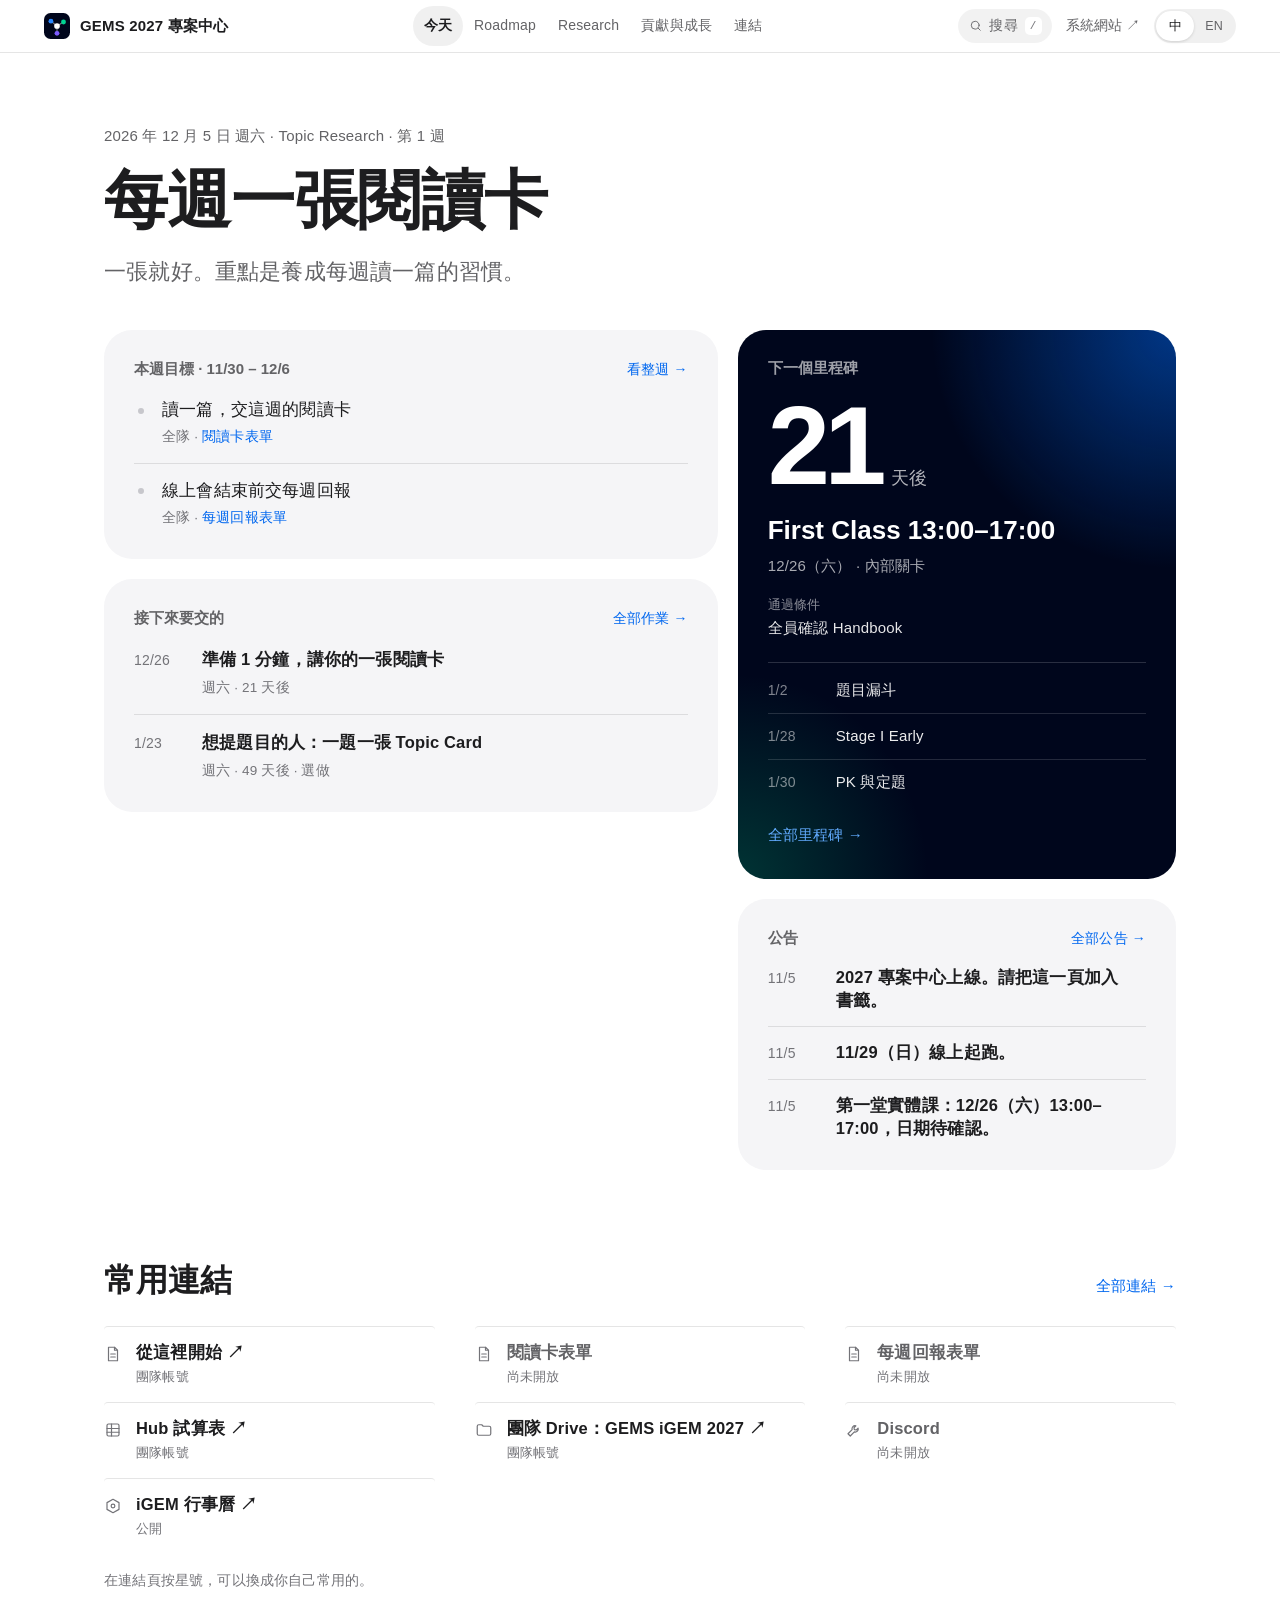
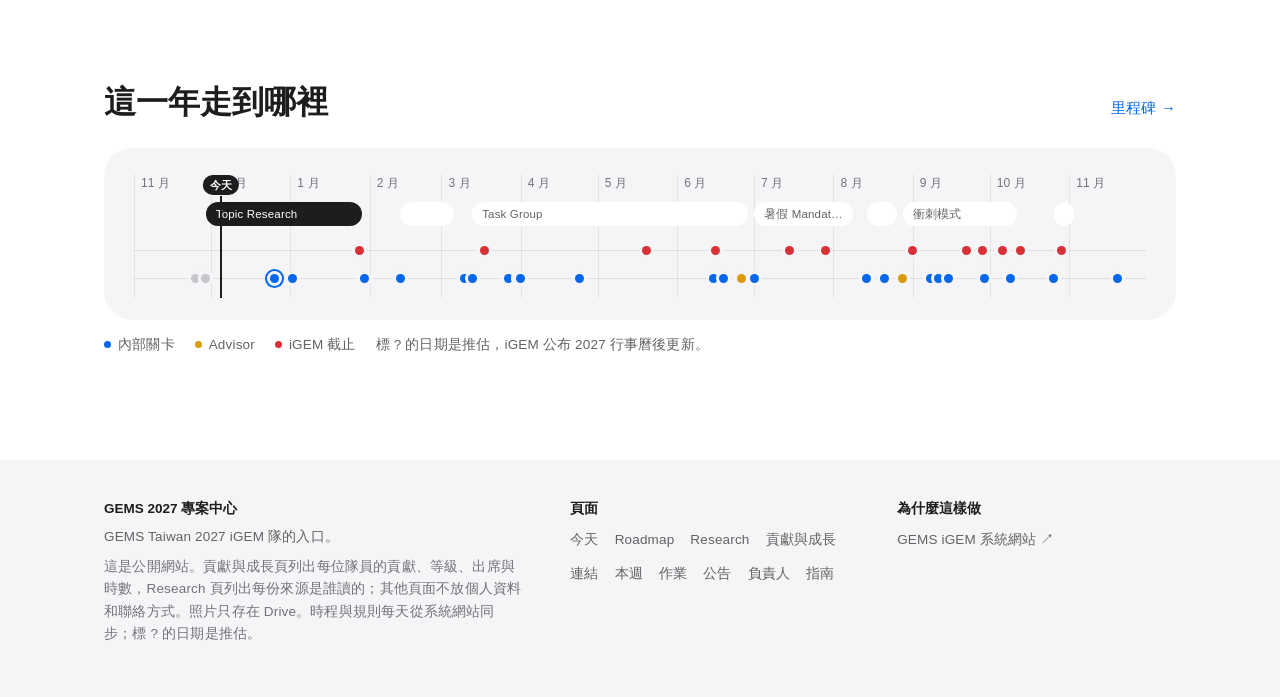
<file: index.html>
<!doctype html>
<html lang="zh-Hant">
<head>
<meta charset="utf-8">
<meta name="viewport" content="width=device-width, initial-scale=1">
<title>GEMS 2027 專案中心</title>
<meta name="description" content="The GEMS Taiwan 2027 iGEM Project Hub: what to do this week, the next milestone, homework, who to ask and every link.">
<meta property="og:title" content="GEMS 2027 專案中心">
<meta property="og:description" content="The GEMS Taiwan 2027 iGEM Project Hub: what to do this week, the next milestone, homework, who to ask and every link.">
<meta property="og:type" content="website">
<link rel="icon" href="data:image/svg+xml,%3Csvg xmlns='http://www.w3.org/2000/svg' viewBox='0 0 32 32'%3E%3Crect width='32' height='32' rx='8' fill='%2300061C'/%3E%3Cpath d='M16 16 8.5 10M16 16l8-5M16 16v9' stroke='%23fff' stroke-opacity='.45' stroke-width='1.5'/%3E%3Ccircle cx='8.5' cy='10' r='3' fill='%232887FF'/%3E%3Ccircle cx='24' cy='11' r='3' fill='%2300D492'/%3E%3Ccircle cx='16' cy='25' r='3' fill='%237C5CFF'/%3E%3Ccircle cx='16' cy='16' r='3.5' fill='%23fff'/%3E%3C/svg%3E">
<link rel="stylesheet" href="assets/hub.css?v=6">
</head>
<body data-page="home">

<header class="nav" id="nav"></header>
<main id="main"><noscript><p style="padding:40px 24px">這個網站需要開啟 JavaScript。This site needs JavaScript.</p></noscript></main>
<footer class="foot" id="foot"></footer>

<script src="data/season.js?v=5"></script>
<script src="data/announcements.js?v=5"></script>
<script src="data/week.js?v=5"></script>
<script src="data/homework.js?v=5"></script>
<script src="data/links.js?v=6"></script>
<script src="data/team.js?v=5"></script>
<script src="data/attributions.js?v=5"></script>
<script src="assets/hub.js?v=8"></script>
</body>
</html>
</file>
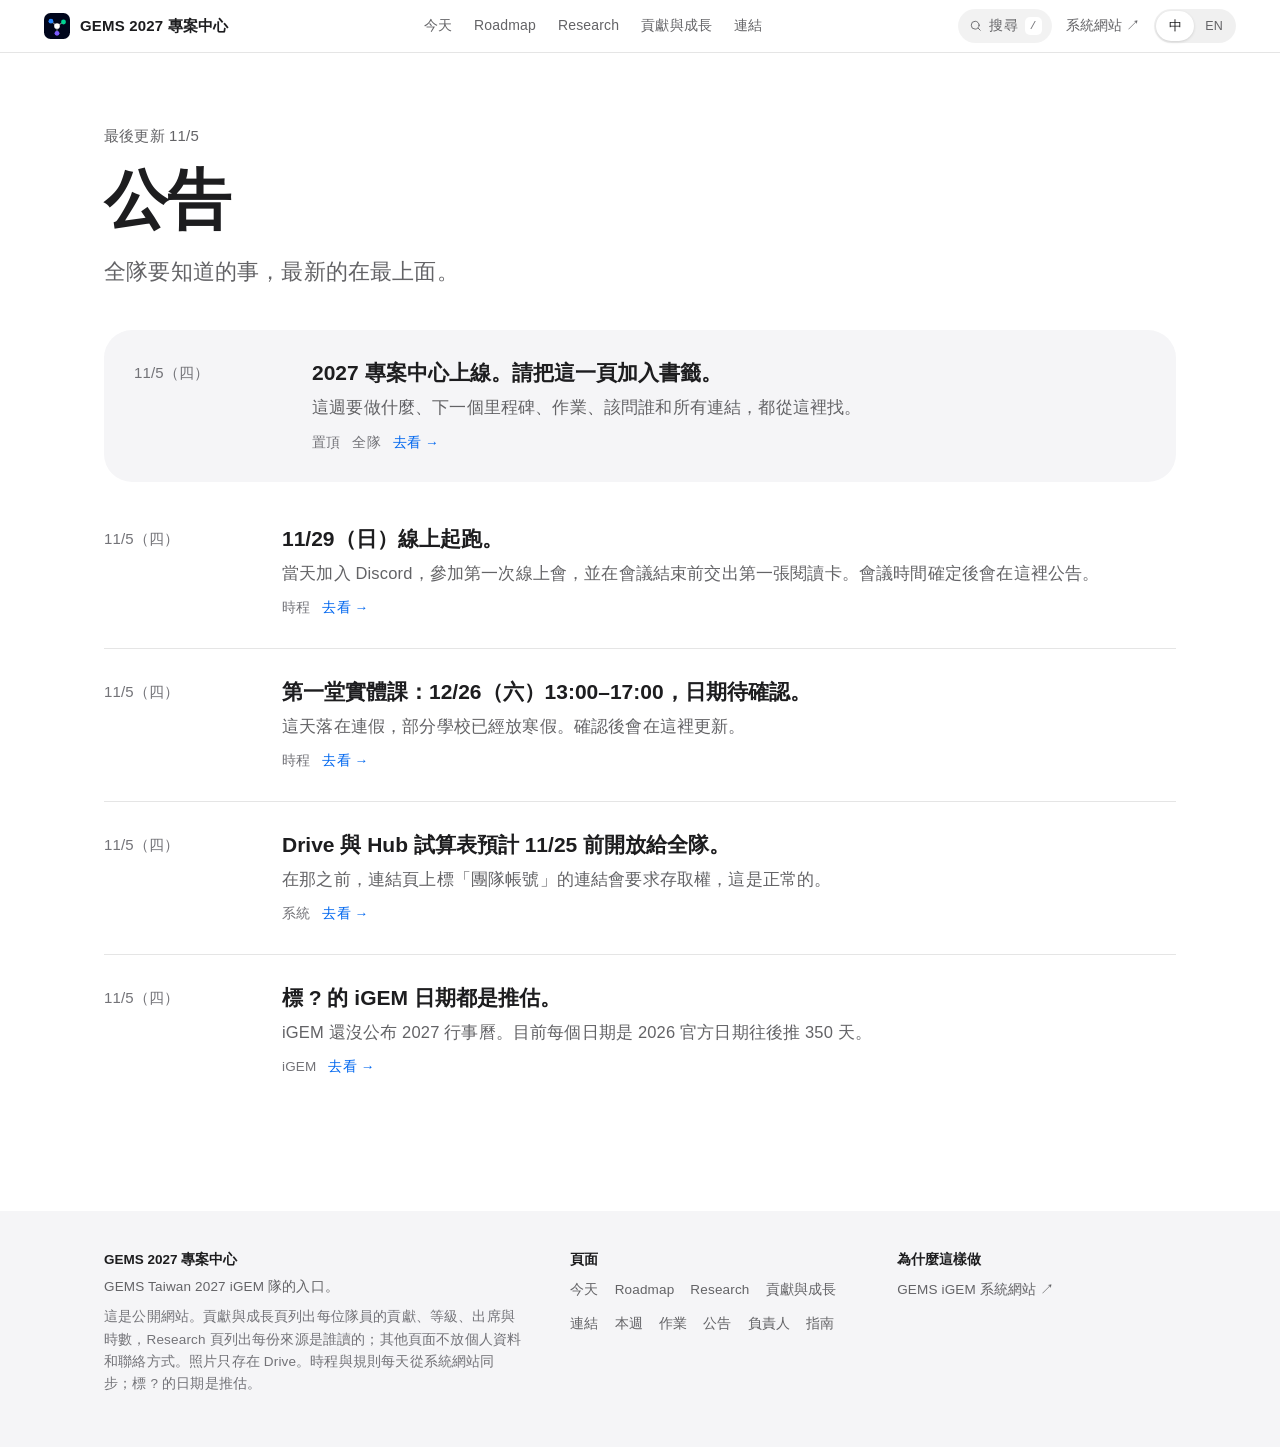
<file: announcements.html>
<!doctype html>
<html lang="zh-Hant">
<head>
<meta charset="utf-8">
<meta name="viewport" content="width=device-width, initial-scale=1">
<title>公告 · GEMS 2027 專案中心</title>
<meta name="description" content="Announcements for the GEMS Taiwan 2027 iGEM team, newest first.">
<meta property="og:title" content="公告 · GEMS 2027 專案中心">
<meta property="og:description" content="Announcements for the GEMS Taiwan 2027 iGEM team, newest first.">
<meta property="og:type" content="website">
<link rel="icon" href="data:image/svg+xml,%3Csvg xmlns='http://www.w3.org/2000/svg' viewBox='0 0 32 32'%3E%3Crect width='32' height='32' rx='8' fill='%2300061C'/%3E%3Cpath d='M16 16 8.5 10M16 16l8-5M16 16v9' stroke='%23fff' stroke-opacity='.45' stroke-width='1.5'/%3E%3Ccircle cx='8.5' cy='10' r='3' fill='%232887FF'/%3E%3Ccircle cx='24' cy='11' r='3' fill='%2300D492'/%3E%3Ccircle cx='16' cy='25' r='3' fill='%237C5CFF'/%3E%3Ccircle cx='16' cy='16' r='3.5' fill='%23fff'/%3E%3C/svg%3E">
<link rel="stylesheet" href="assets/hub.css?v=6">
</head>
<body data-page="news">

<header class="nav" id="nav"></header>
<main id="main"><noscript><p style="padding:40px 24px">這個網站需要開啟 JavaScript。This site needs JavaScript.</p></noscript></main>
<footer class="foot" id="foot"></footer>

<script src="data/season.js?v=5"></script>
<script src="data/announcements.js?v=5"></script>
<script src="data/week.js?v=5"></script>
<script src="data/homework.js?v=5"></script>
<script src="data/links.js?v=6"></script>
<script src="data/team.js?v=5"></script>
<script src="data/attributions.js?v=5"></script>
<script src="assets/hub.js?v=8"></script>
</body>
</html>
</file>
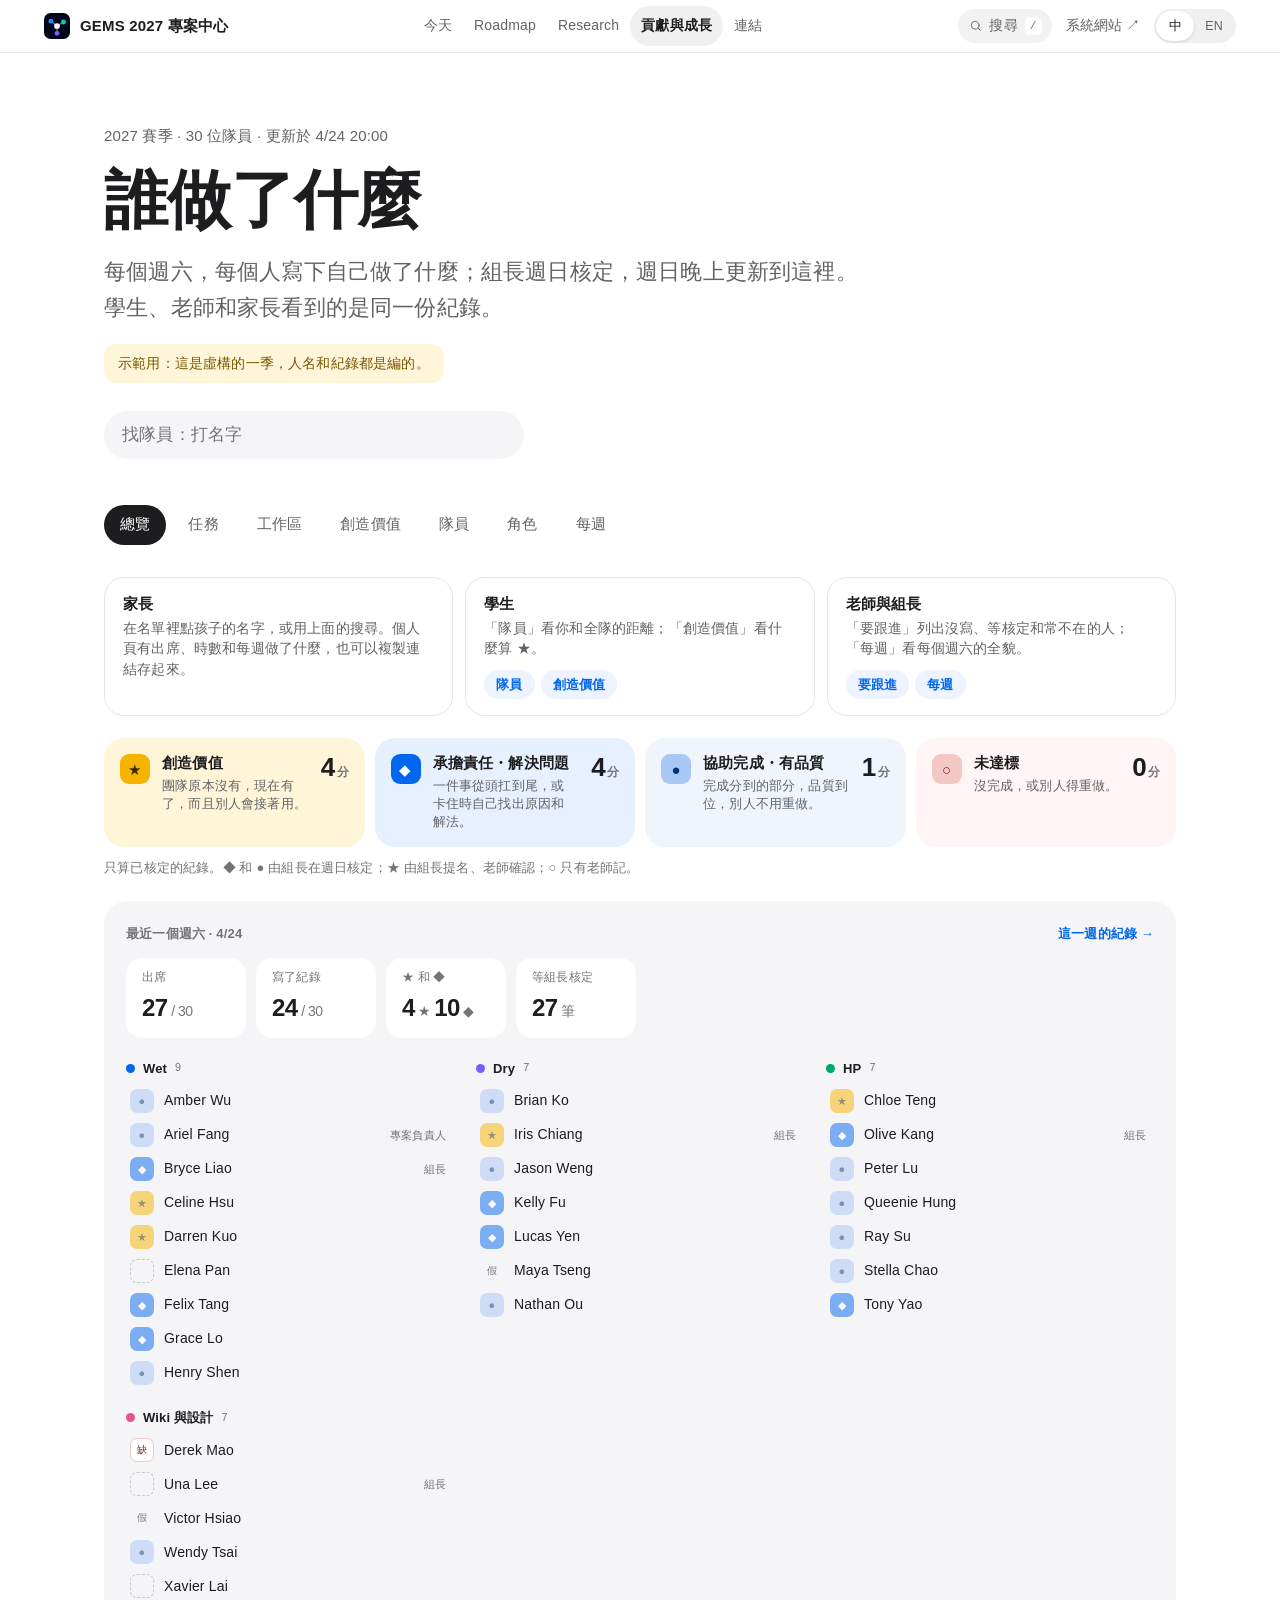
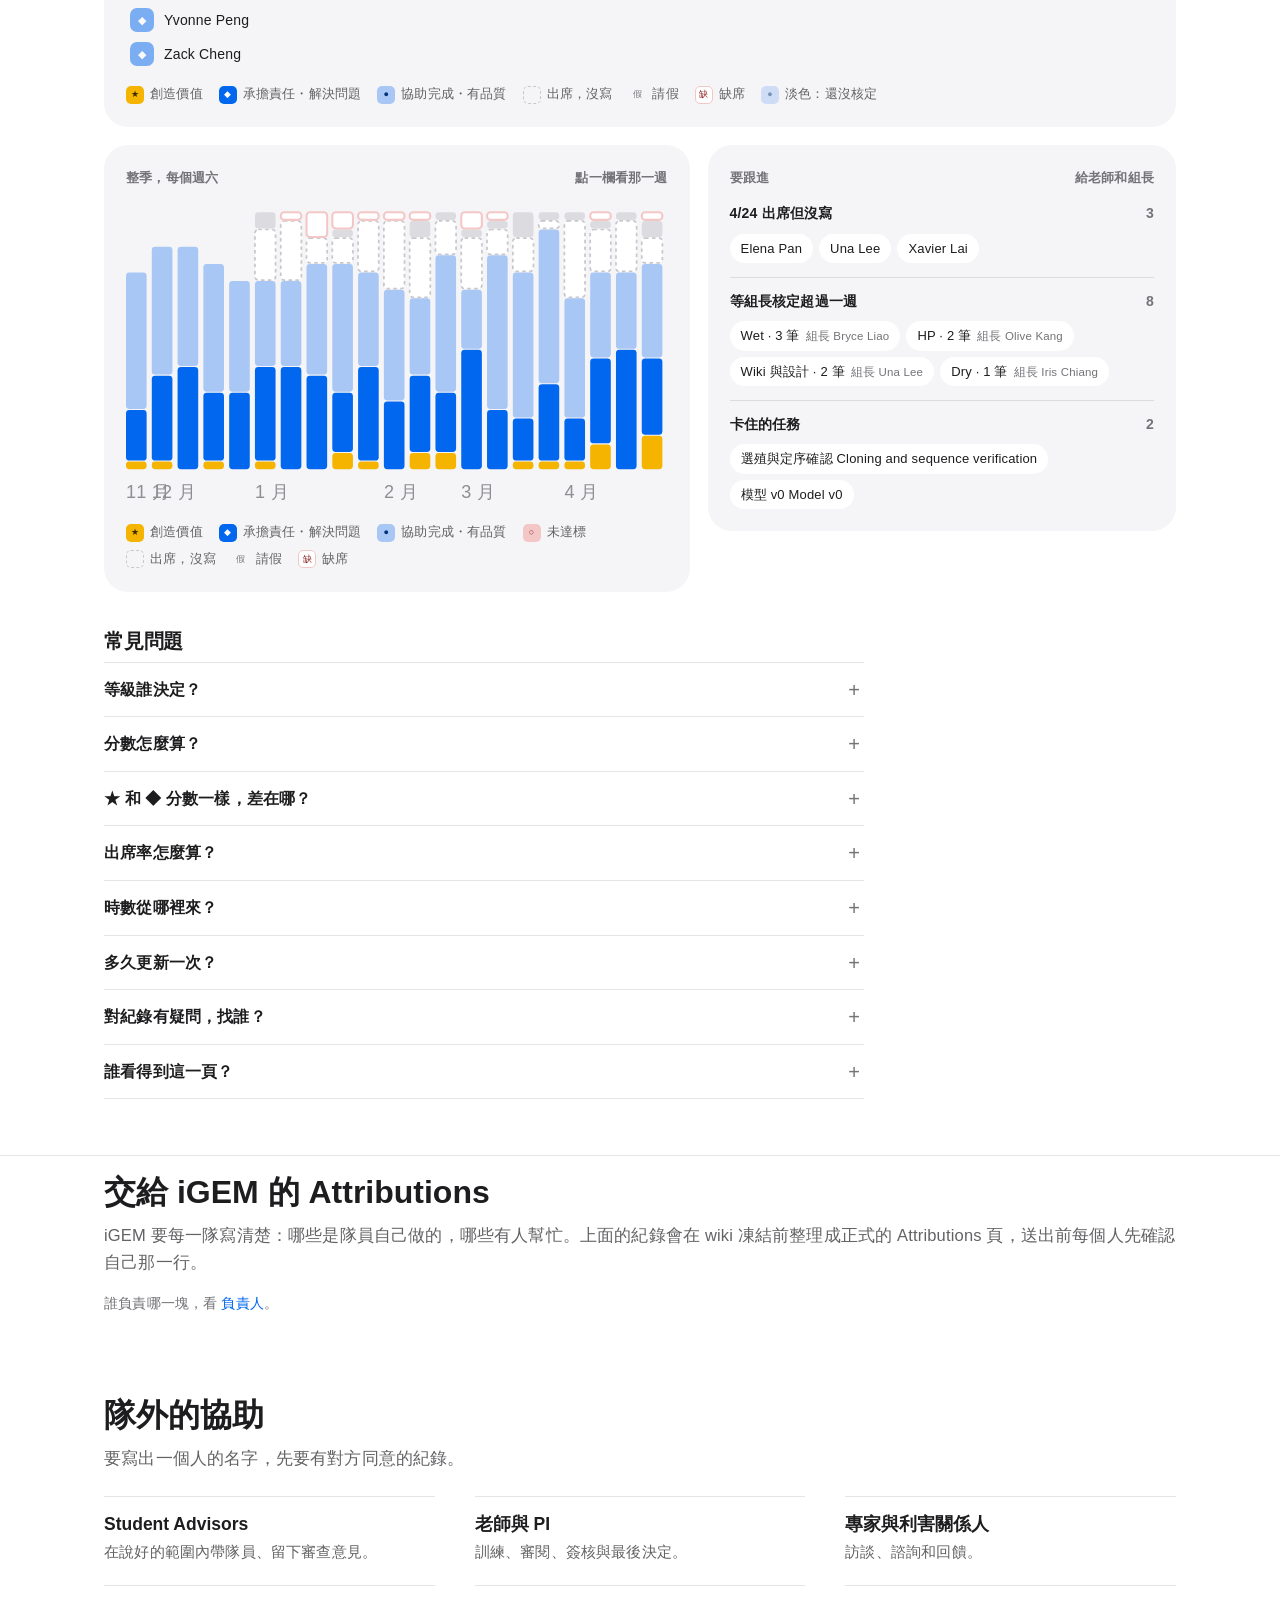
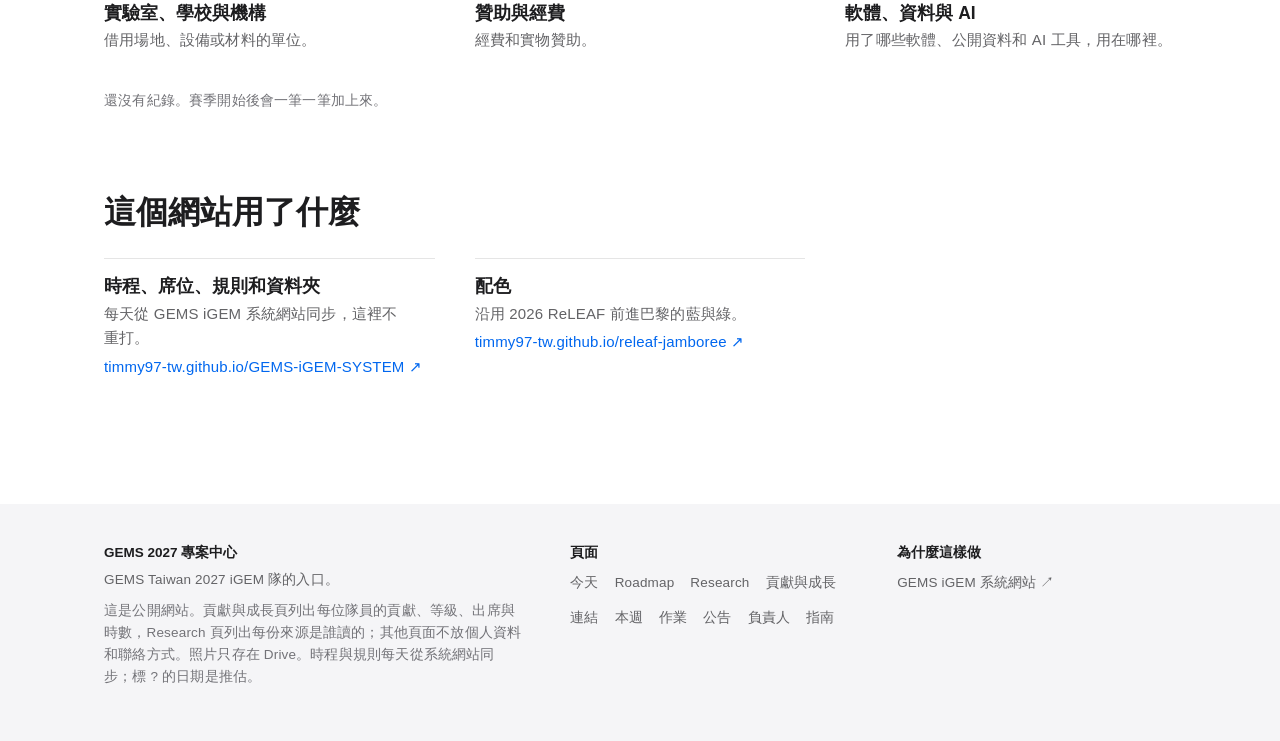
<file: attributions.html>
<!doctype html>
<html lang="zh-Hant">
<head>
<meta charset="utf-8">
<meta name="viewport" content="width=device-width, initial-scale=1">
<title>貢獻 · GEMS 2027 專案中心</title>
<meta name="description" content="Who did what on the GEMS Taiwan 2027 iGEM team: every task, each member's weekly entries and levels, attendance and hours.">
<meta property="og:title" content="貢獻 · GEMS 2027 專案中心">
<meta property="og:description" content="Who did what on the GEMS Taiwan 2027 iGEM team: every task, each member's weekly entries and levels, attendance and hours.">
<meta property="og:type" content="website">
<link rel="icon" href="data:image/svg+xml,%3Csvg xmlns='http://www.w3.org/2000/svg' viewBox='0 0 32 32'%3E%3Crect width='32' height='32' rx='8' fill='%2300061C'/%3E%3Cpath d='M16 16 8.5 10M16 16l8-5M16 16v9' stroke='%23fff' stroke-opacity='.45' stroke-width='1.5'/%3E%3Ccircle cx='8.5' cy='10' r='3' fill='%232887FF'/%3E%3Ccircle cx='24' cy='11' r='3' fill='%2300D492'/%3E%3Ccircle cx='16' cy='25' r='3' fill='%237C5CFF'/%3E%3Ccircle cx='16' cy='16' r='3.5' fill='%23fff'/%3E%3C/svg%3E">
<link rel="stylesheet" href="assets/hub.css?v=6">
<link rel="stylesheet" href="assets/board.css?v=10">
</head>
<body data-page="credits">

<header class="nav" id="nav"></header>
<section id="board" aria-label="貢獻看板 Contribution board"><noscript><p style="padding:40px 24px">這個網站需要開啟 JavaScript。This site needs JavaScript.</p></noscript></section>
<main id="main"></main>
<footer class="foot" id="foot"></footer>

<script src="data/season.js?v=5"></script>
<script src="data/announcements.js?v=5"></script>
<script src="data/week.js?v=5"></script>
<script src="data/homework.js?v=5"></script>
<script src="data/links.js?v=6"></script>
<script src="data/team.js?v=5"></script>
<script src="data/attributions.js?v=5"></script>
<script src="assets/hub.js?v=8"></script>
<script src="data/board-data.js?v=10"></script>
<script src="assets/board-spec.js?v=9"></script>
<script src="data/research.js?v=1"></script>
<script src="assets/board.js?v=10"></script>
</body>
</html>
</file>
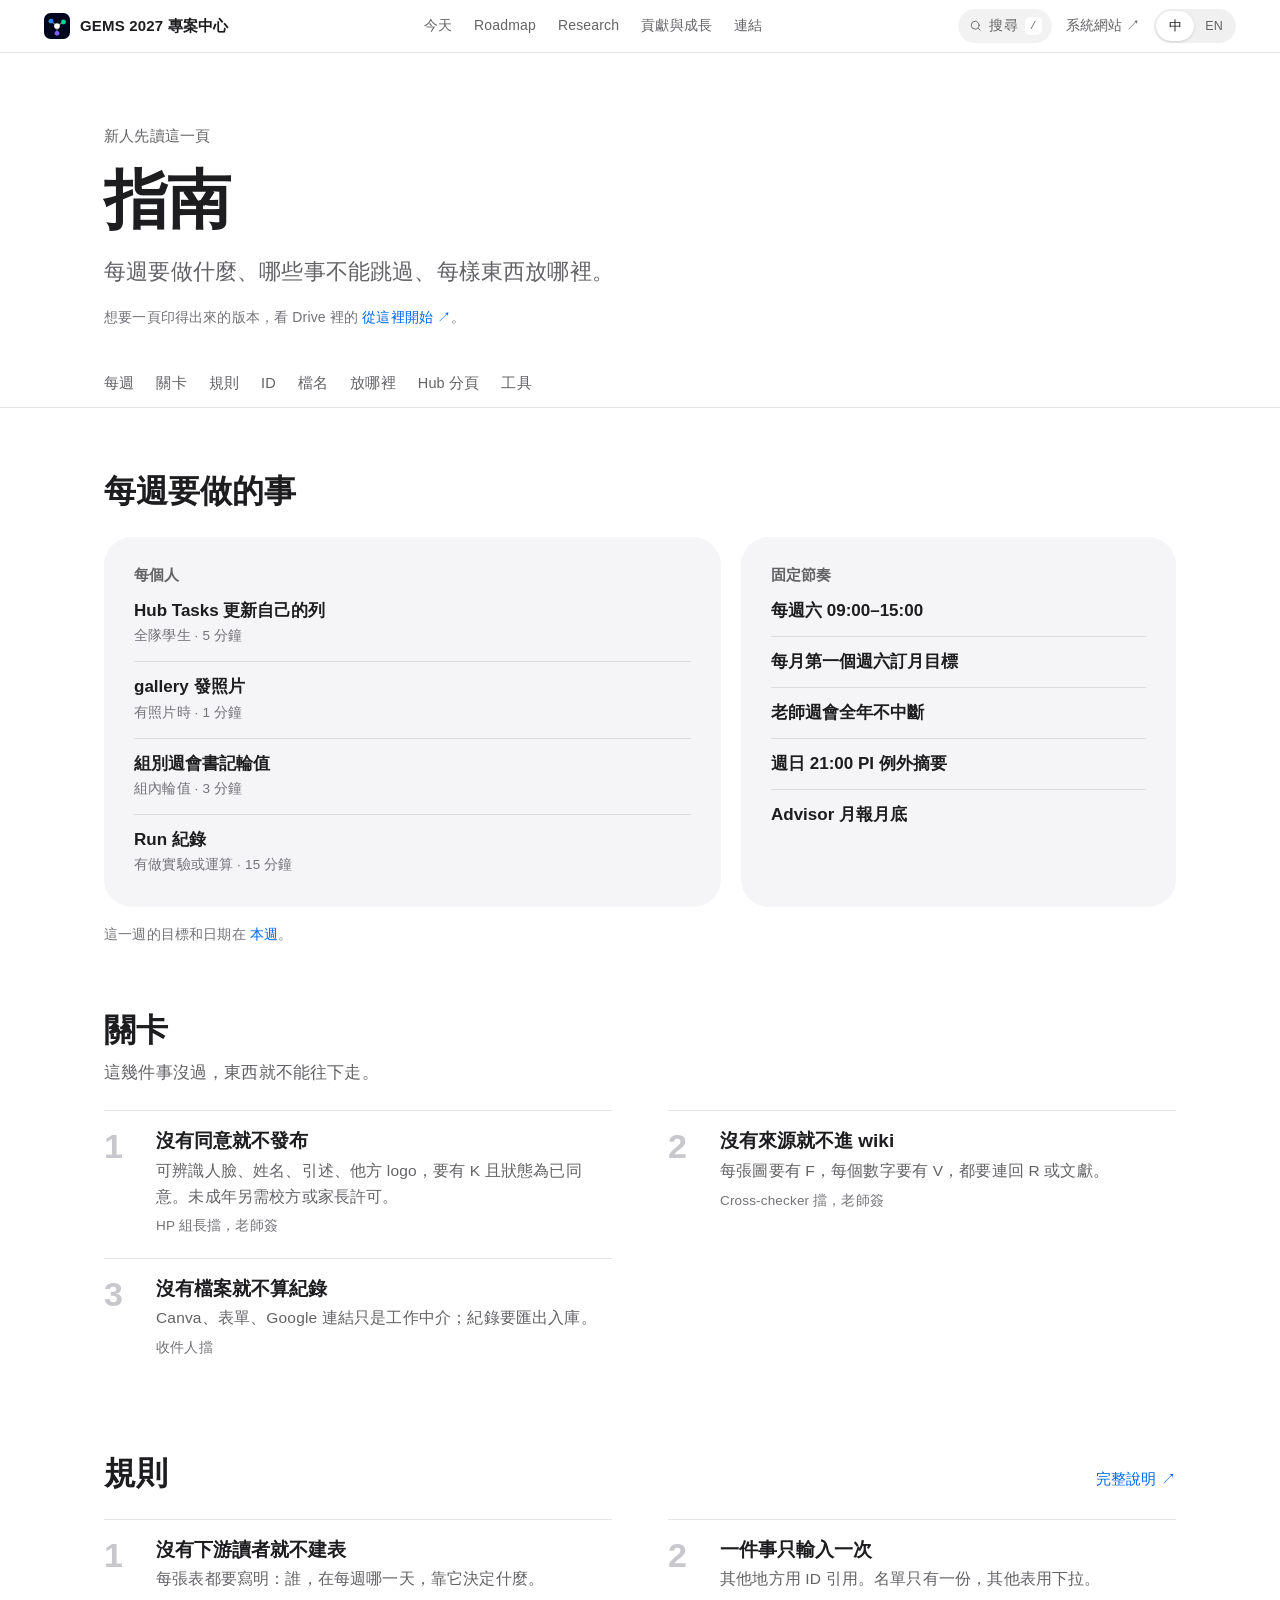
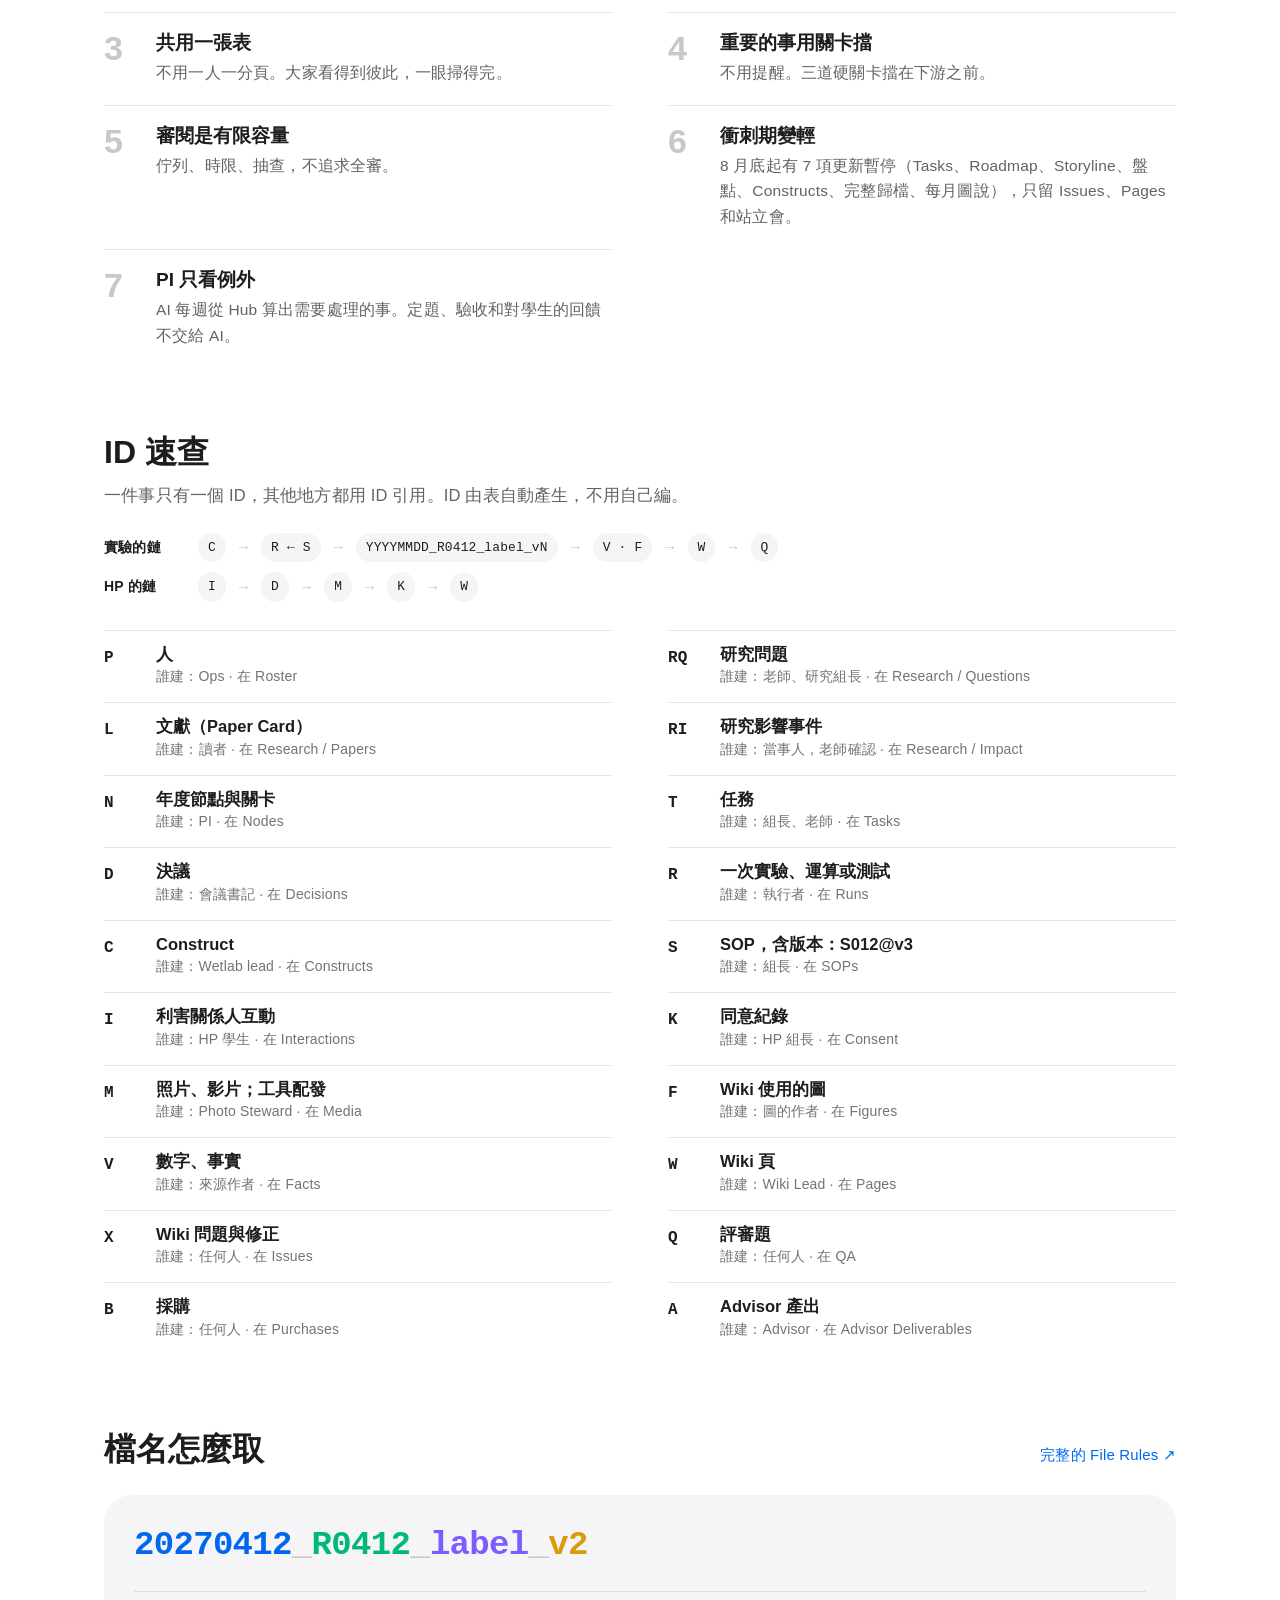
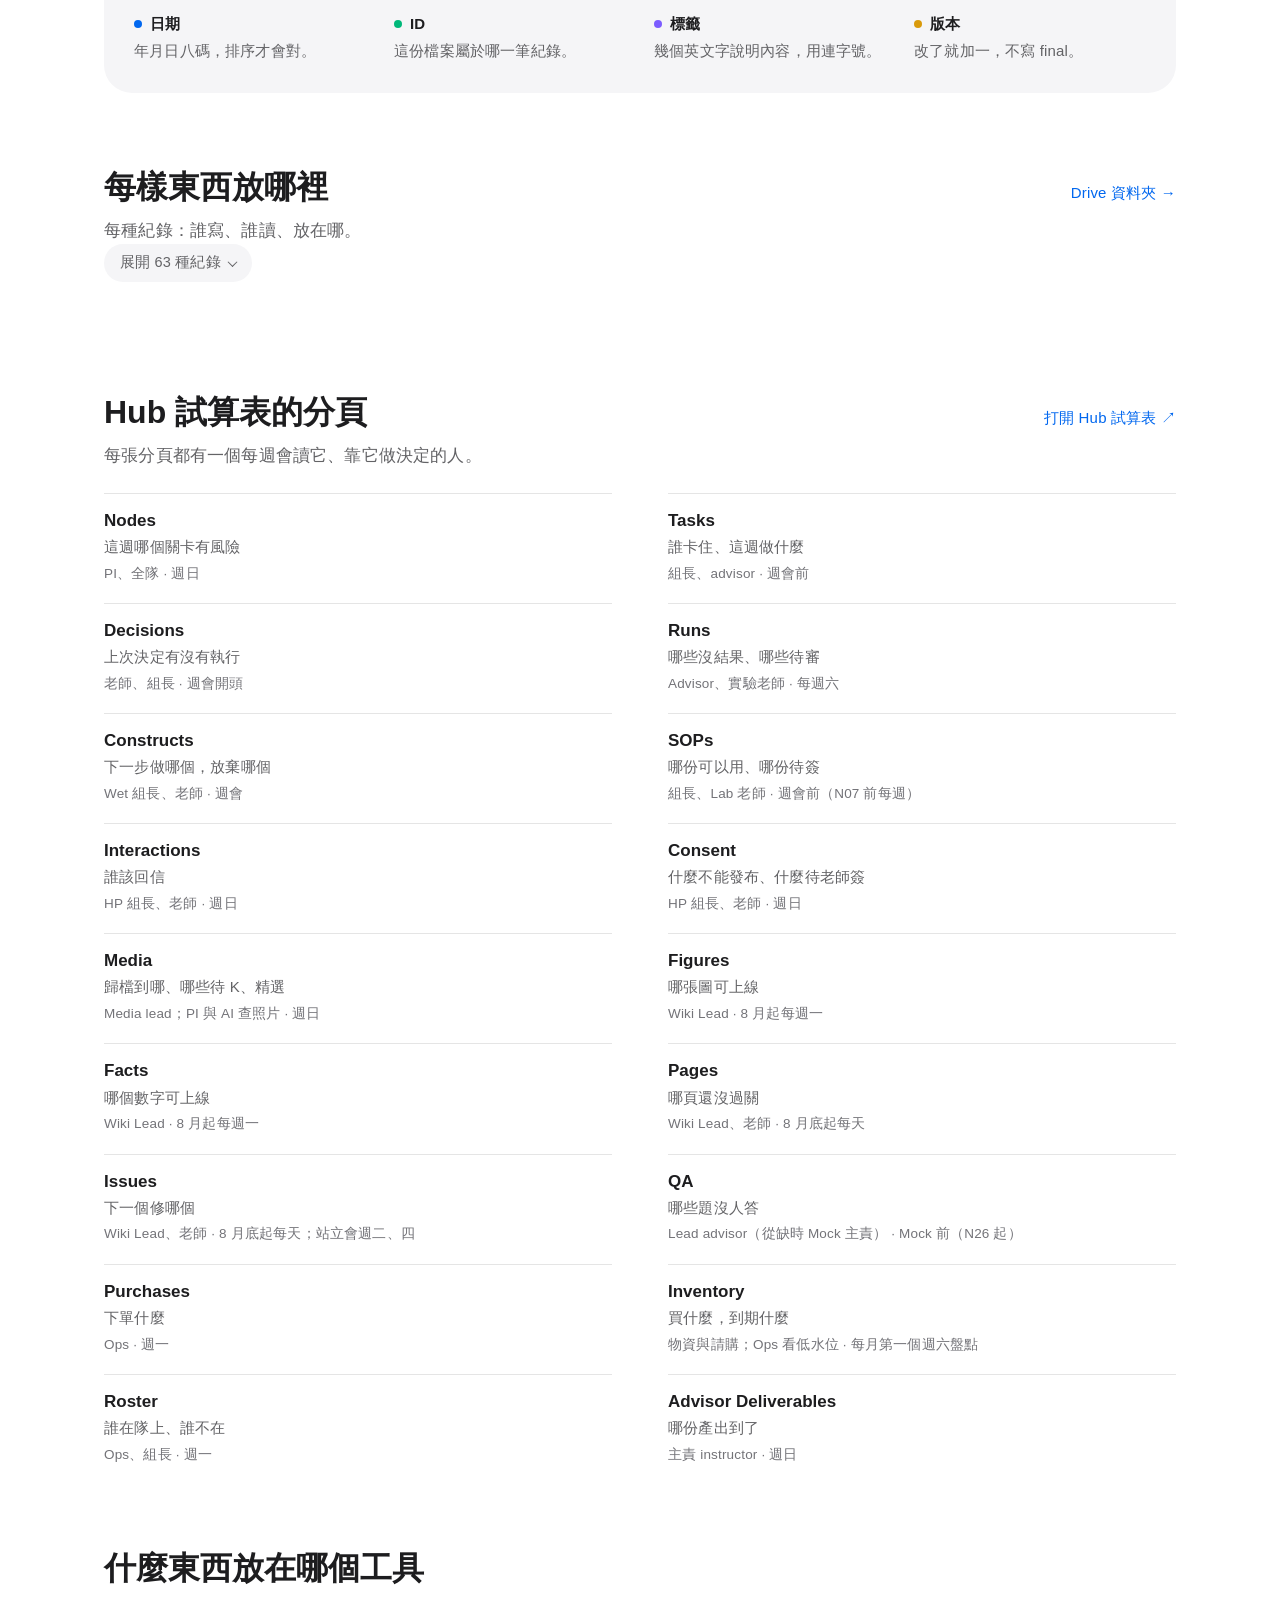
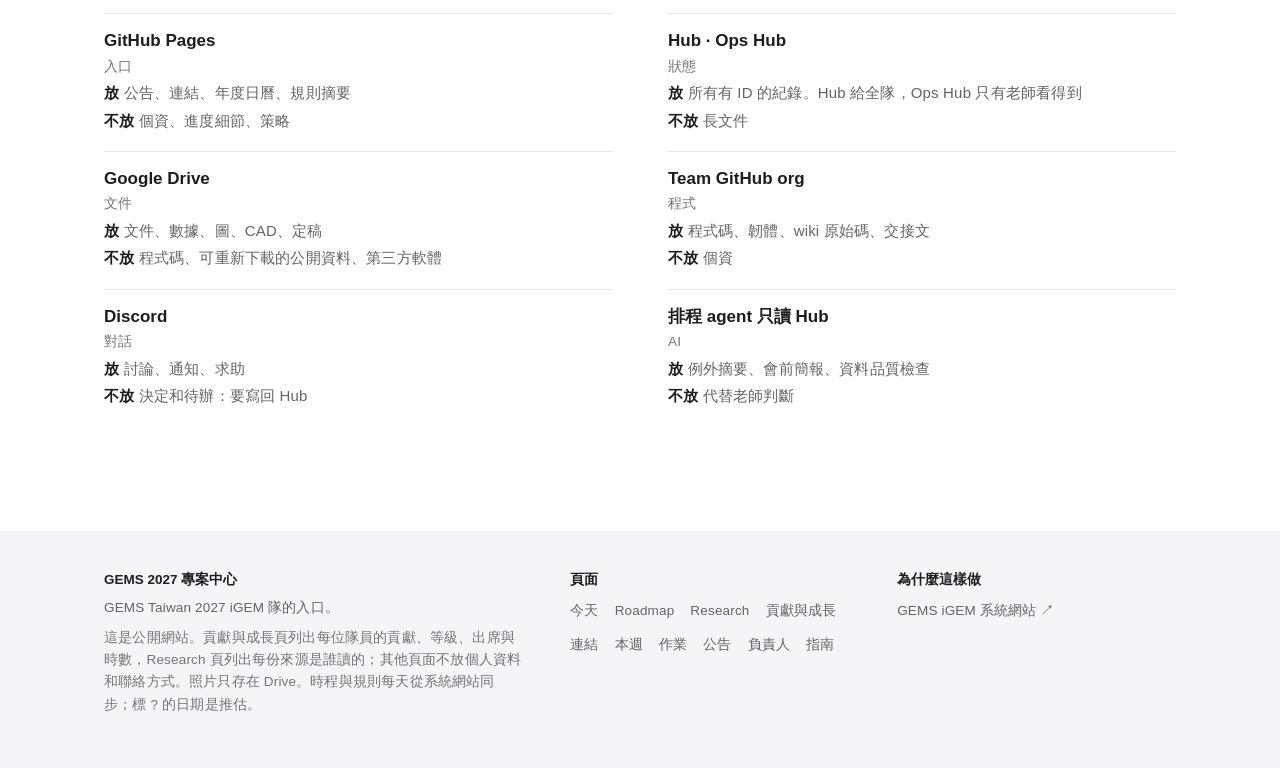
<file: guide.html>
<!doctype html>
<html lang="zh-Hant">
<head>
<meta charset="utf-8">
<meta name="viewport" content="width=device-width, initial-scale=1">
<title>指南 · GEMS 2027 專案中心</title>
<meta name="description" content="New to the GEMS Taiwan 2027 iGEM team? What to do each week, the gates, the rules and where everything goes.">
<meta property="og:title" content="指南 · GEMS 2027 專案中心">
<meta property="og:description" content="New to the GEMS Taiwan 2027 iGEM team? What to do each week, the gates, the rules and where everything goes.">
<meta property="og:type" content="website">
<link rel="icon" href="data:image/svg+xml,%3Csvg xmlns='http://www.w3.org/2000/svg' viewBox='0 0 32 32'%3E%3Crect width='32' height='32' rx='8' fill='%2300061C'/%3E%3Cpath d='M16 16 8.5 10M16 16l8-5M16 16v9' stroke='%23fff' stroke-opacity='.45' stroke-width='1.5'/%3E%3Ccircle cx='8.5' cy='10' r='3' fill='%232887FF'/%3E%3Ccircle cx='24' cy='11' r='3' fill='%2300D492'/%3E%3Ccircle cx='16' cy='25' r='3' fill='%237C5CFF'/%3E%3Ccircle cx='16' cy='16' r='3.5' fill='%23fff'/%3E%3C/svg%3E">
<link rel="stylesheet" href="assets/hub.css?v=6">
</head>
<body data-page="guide">

<header class="nav" id="nav"></header>
<main id="main"><noscript><p style="padding:40px 24px">這個網站需要開啟 JavaScript。This site needs JavaScript.</p></noscript></main>
<footer class="foot" id="foot"></footer>

<script src="data/season.js?v=5"></script>
<script src="data/announcements.js?v=5"></script>
<script src="data/week.js?v=5"></script>
<script src="data/homework.js?v=5"></script>
<script src="data/links.js?v=6"></script>
<script src="data/team.js?v=5"></script>
<script src="data/attributions.js?v=5"></script>
<script src="assets/hub.js?v=8"></script>
</body>
</html>
</file>
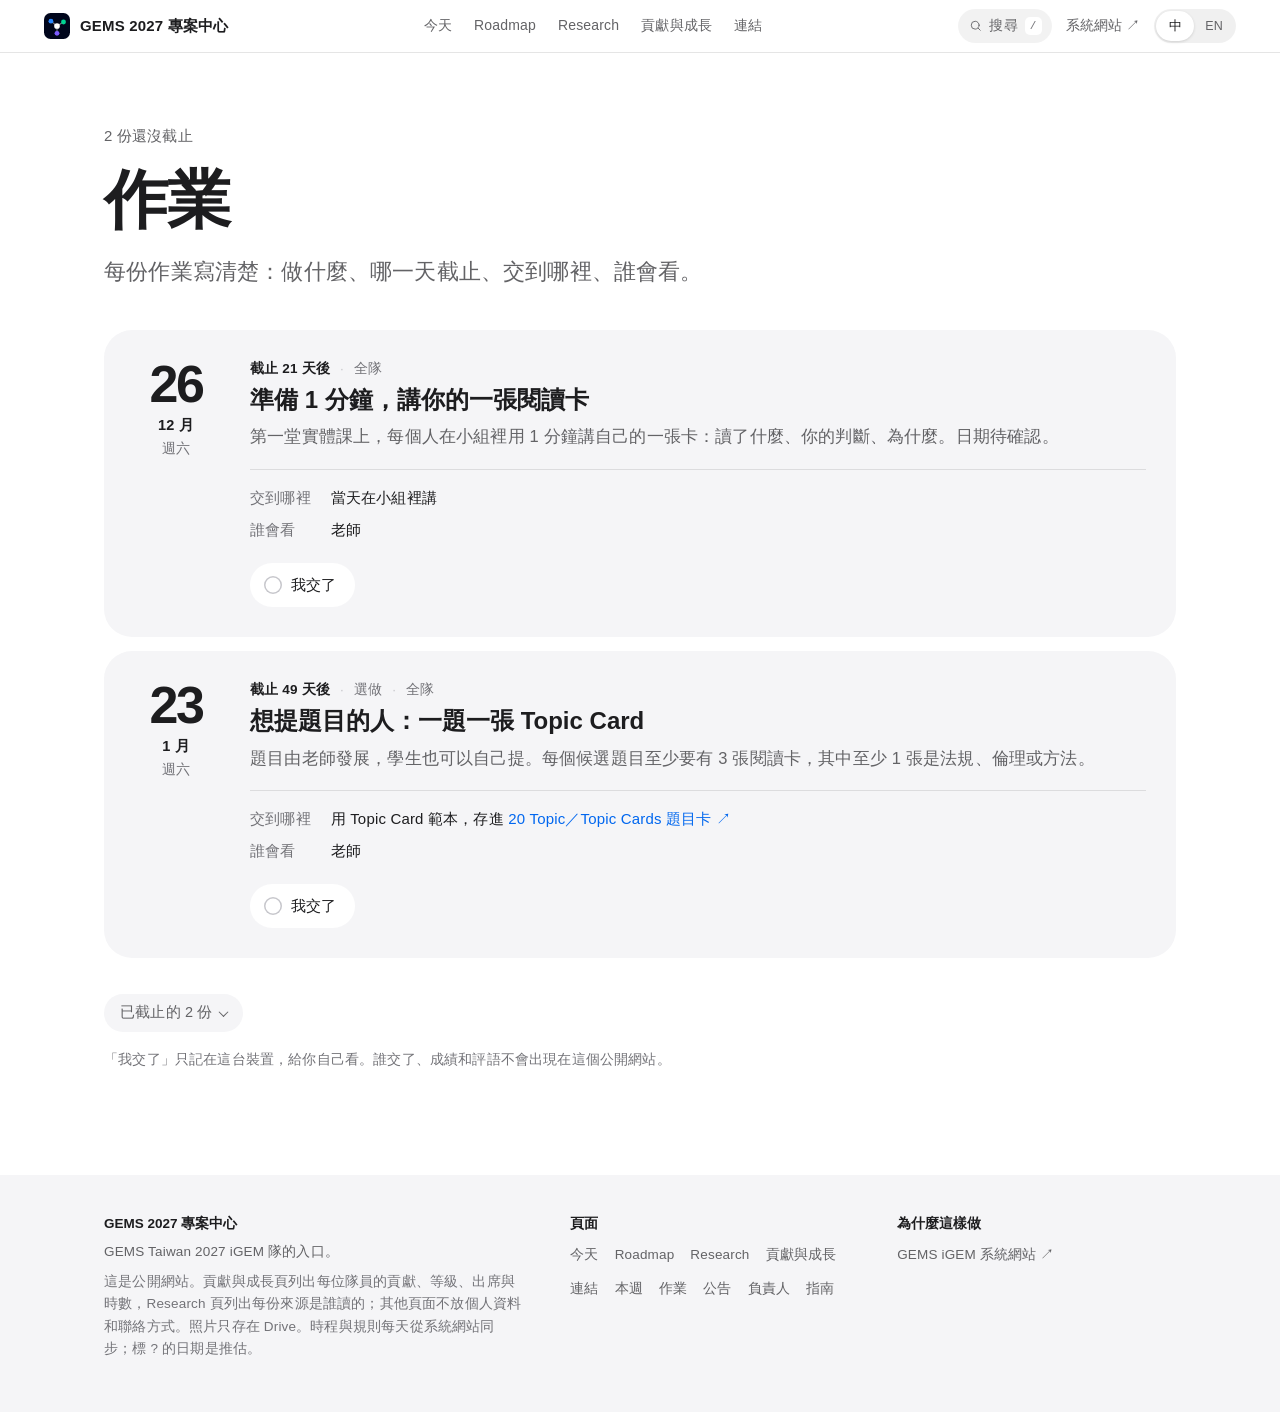
<file: homework.html>
<!doctype html>
<html lang="zh-Hant">
<head>
<meta charset="utf-8">
<meta name="viewport" content="width=device-width, initial-scale=1">
<title>作業 · GEMS 2027 專案中心</title>
<meta name="description" content="Homework for the GEMS Taiwan 2027 iGEM team: what to do, when it is due, where it goes and who reads it.">
<meta property="og:title" content="作業 · GEMS 2027 專案中心">
<meta property="og:description" content="Homework for the GEMS Taiwan 2027 iGEM team: what to do, when it is due, where it goes and who reads it.">
<meta property="og:type" content="website">
<link rel="icon" href="data:image/svg+xml,%3Csvg xmlns='http://www.w3.org/2000/svg' viewBox='0 0 32 32'%3E%3Crect width='32' height='32' rx='8' fill='%2300061C'/%3E%3Cpath d='M16 16 8.5 10M16 16l8-5M16 16v9' stroke='%23fff' stroke-opacity='.45' stroke-width='1.5'/%3E%3Ccircle cx='8.5' cy='10' r='3' fill='%232887FF'/%3E%3Ccircle cx='24' cy='11' r='3' fill='%2300D492'/%3E%3Ccircle cx='16' cy='25' r='3' fill='%237C5CFF'/%3E%3Ccircle cx='16' cy='16' r='3.5' fill='%23fff'/%3E%3C/svg%3E">
<link rel="stylesheet" href="assets/hub.css?v=6">
</head>
<body data-page="homework">

<header class="nav" id="nav"></header>
<main id="main"><noscript><p style="padding:40px 24px">這個網站需要開啟 JavaScript。This site needs JavaScript.</p></noscript></main>
<footer class="foot" id="foot"></footer>

<script src="data/season.js?v=5"></script>
<script src="data/announcements.js?v=5"></script>
<script src="data/week.js?v=5"></script>
<script src="data/homework.js?v=5"></script>
<script src="data/links.js?v=6"></script>
<script src="data/team.js?v=5"></script>
<script src="data/attributions.js?v=5"></script>
<script src="assets/hub.js?v=8"></script>
</body>
</html>
</file>
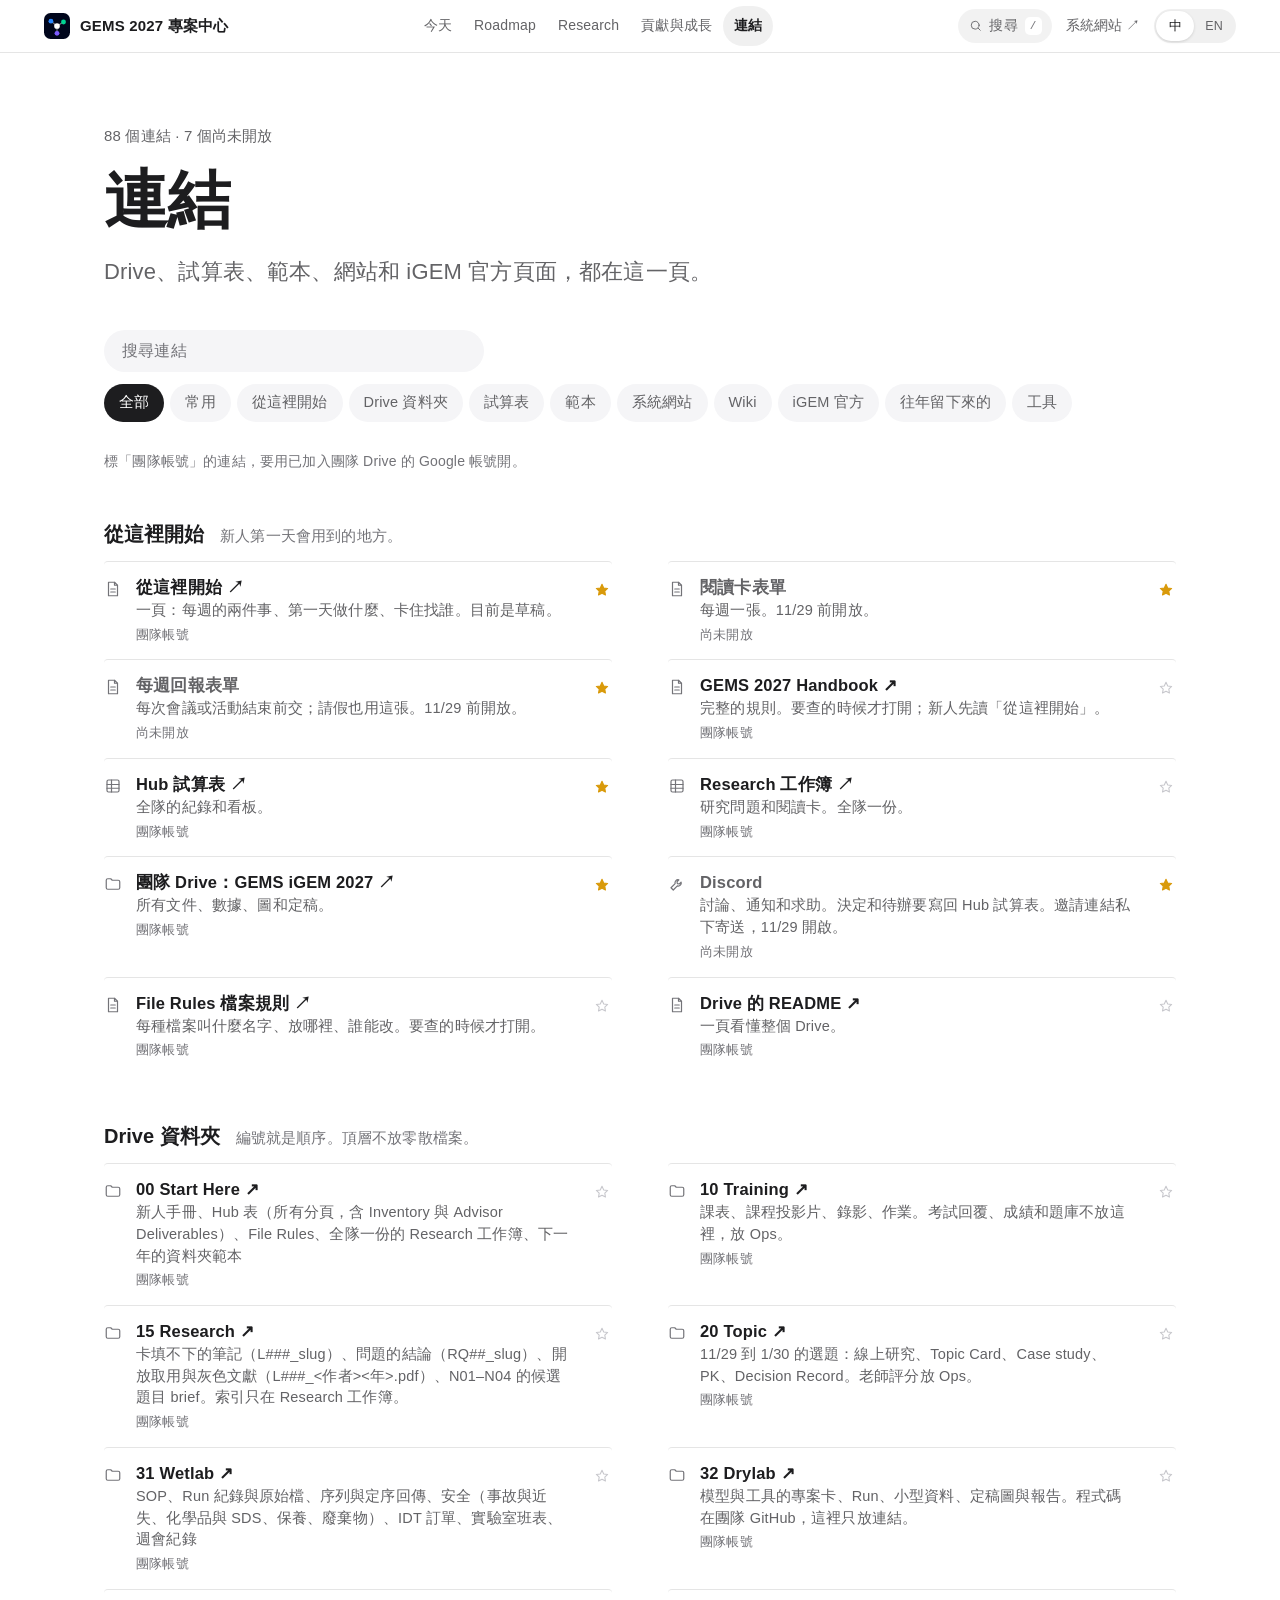
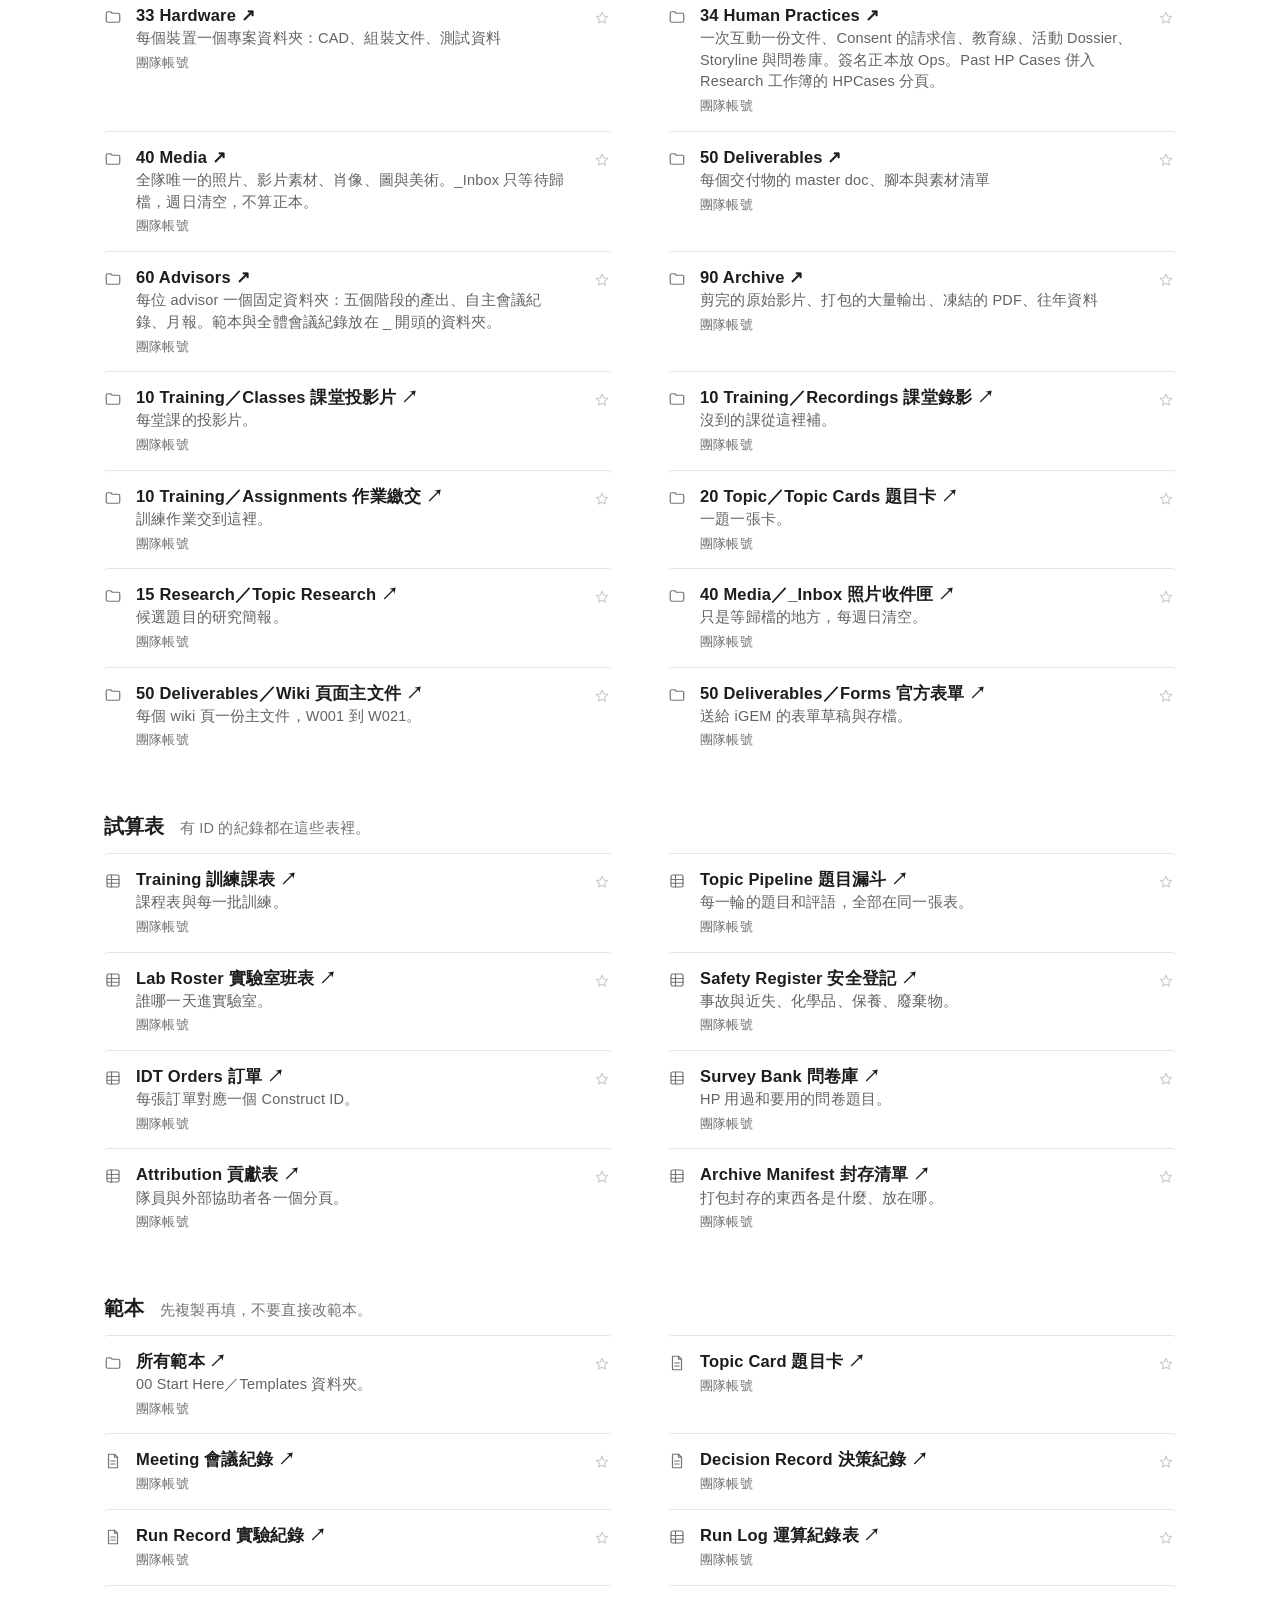
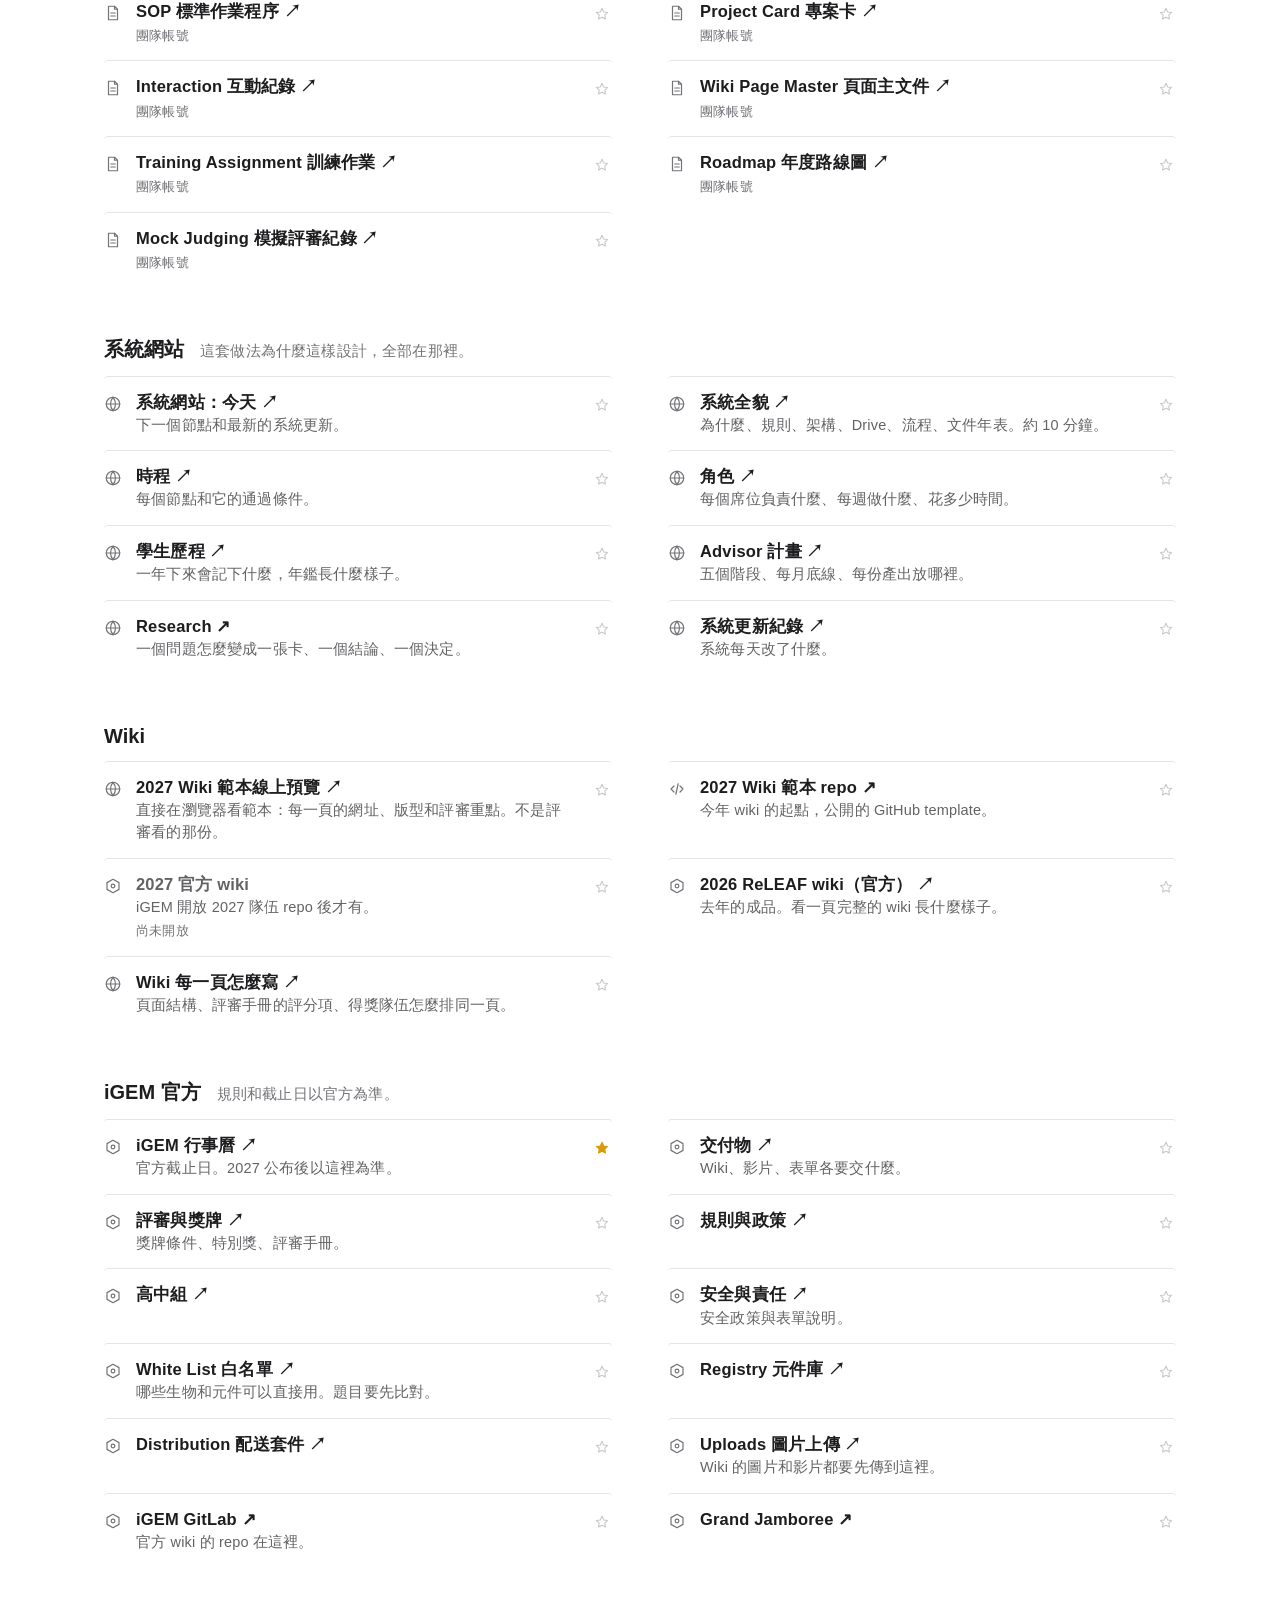
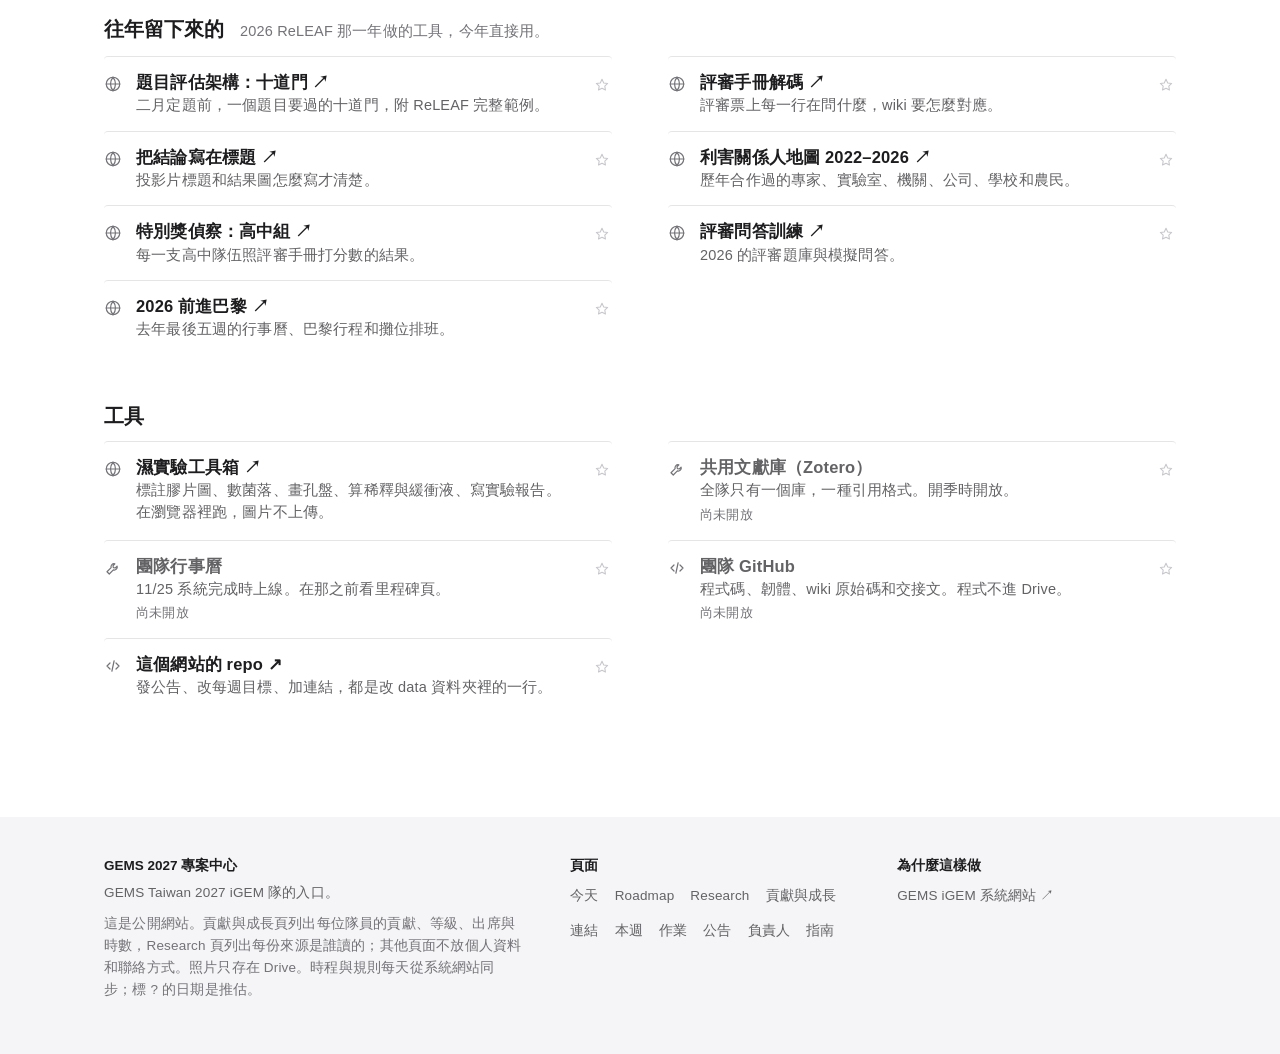
<file: links.html>
<!doctype html>
<html lang="zh-Hant">
<head>
<meta charset="utf-8">
<meta name="viewport" content="width=device-width, initial-scale=1">
<title>連結 · GEMS 2027 專案中心</title>
<meta name="description" content="Every link the GEMS Taiwan 2027 iGEM team uses: Drive folders, workbooks, templates, sites and official iGEM pages.">
<meta property="og:title" content="連結 · GEMS 2027 專案中心">
<meta property="og:description" content="Every link the GEMS Taiwan 2027 iGEM team uses: Drive folders, workbooks, templates, sites and official iGEM pages.">
<meta property="og:type" content="website">
<link rel="icon" href="data:image/svg+xml,%3Csvg xmlns='http://www.w3.org/2000/svg' viewBox='0 0 32 32'%3E%3Crect width='32' height='32' rx='8' fill='%2300061C'/%3E%3Cpath d='M16 16 8.5 10M16 16l8-5M16 16v9' stroke='%23fff' stroke-opacity='.45' stroke-width='1.5'/%3E%3Ccircle cx='8.5' cy='10' r='3' fill='%232887FF'/%3E%3Ccircle cx='24' cy='11' r='3' fill='%2300D492'/%3E%3Ccircle cx='16' cy='25' r='3' fill='%237C5CFF'/%3E%3Ccircle cx='16' cy='16' r='3.5' fill='%23fff'/%3E%3C/svg%3E">
<link rel="stylesheet" href="assets/hub.css?v=6">
</head>
<body data-page="links">

<header class="nav" id="nav"></header>
<main id="main"><noscript><p style="padding:40px 24px">這個網站需要開啟 JavaScript。This site needs JavaScript.</p></noscript></main>
<footer class="foot" id="foot"></footer>

<script src="data/season.js?v=5"></script>
<script src="data/announcements.js?v=5"></script>
<script src="data/week.js?v=5"></script>
<script src="data/homework.js?v=5"></script>
<script src="data/links.js?v=6"></script>
<script src="data/team.js?v=5"></script>
<script src="data/attributions.js?v=5"></script>
<script src="assets/hub.js?v=8"></script>
</body>
</html>
</file>
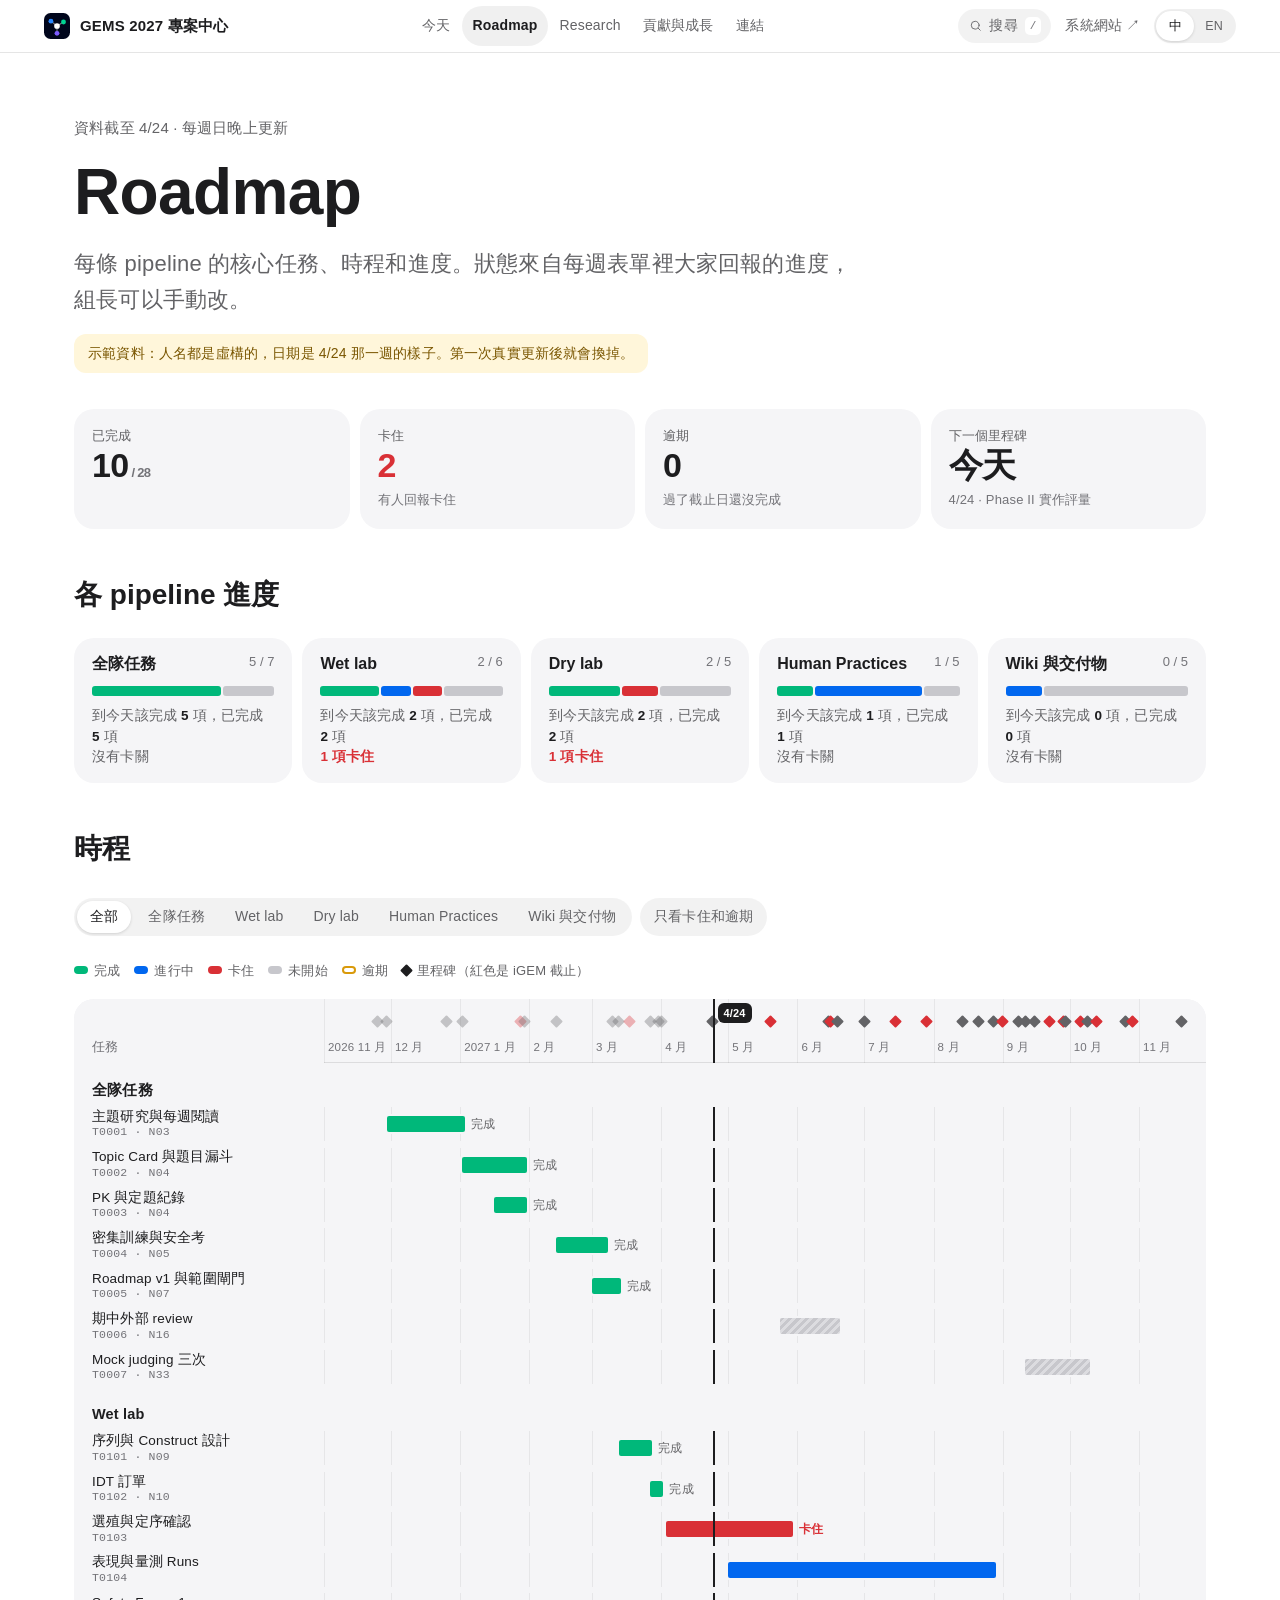
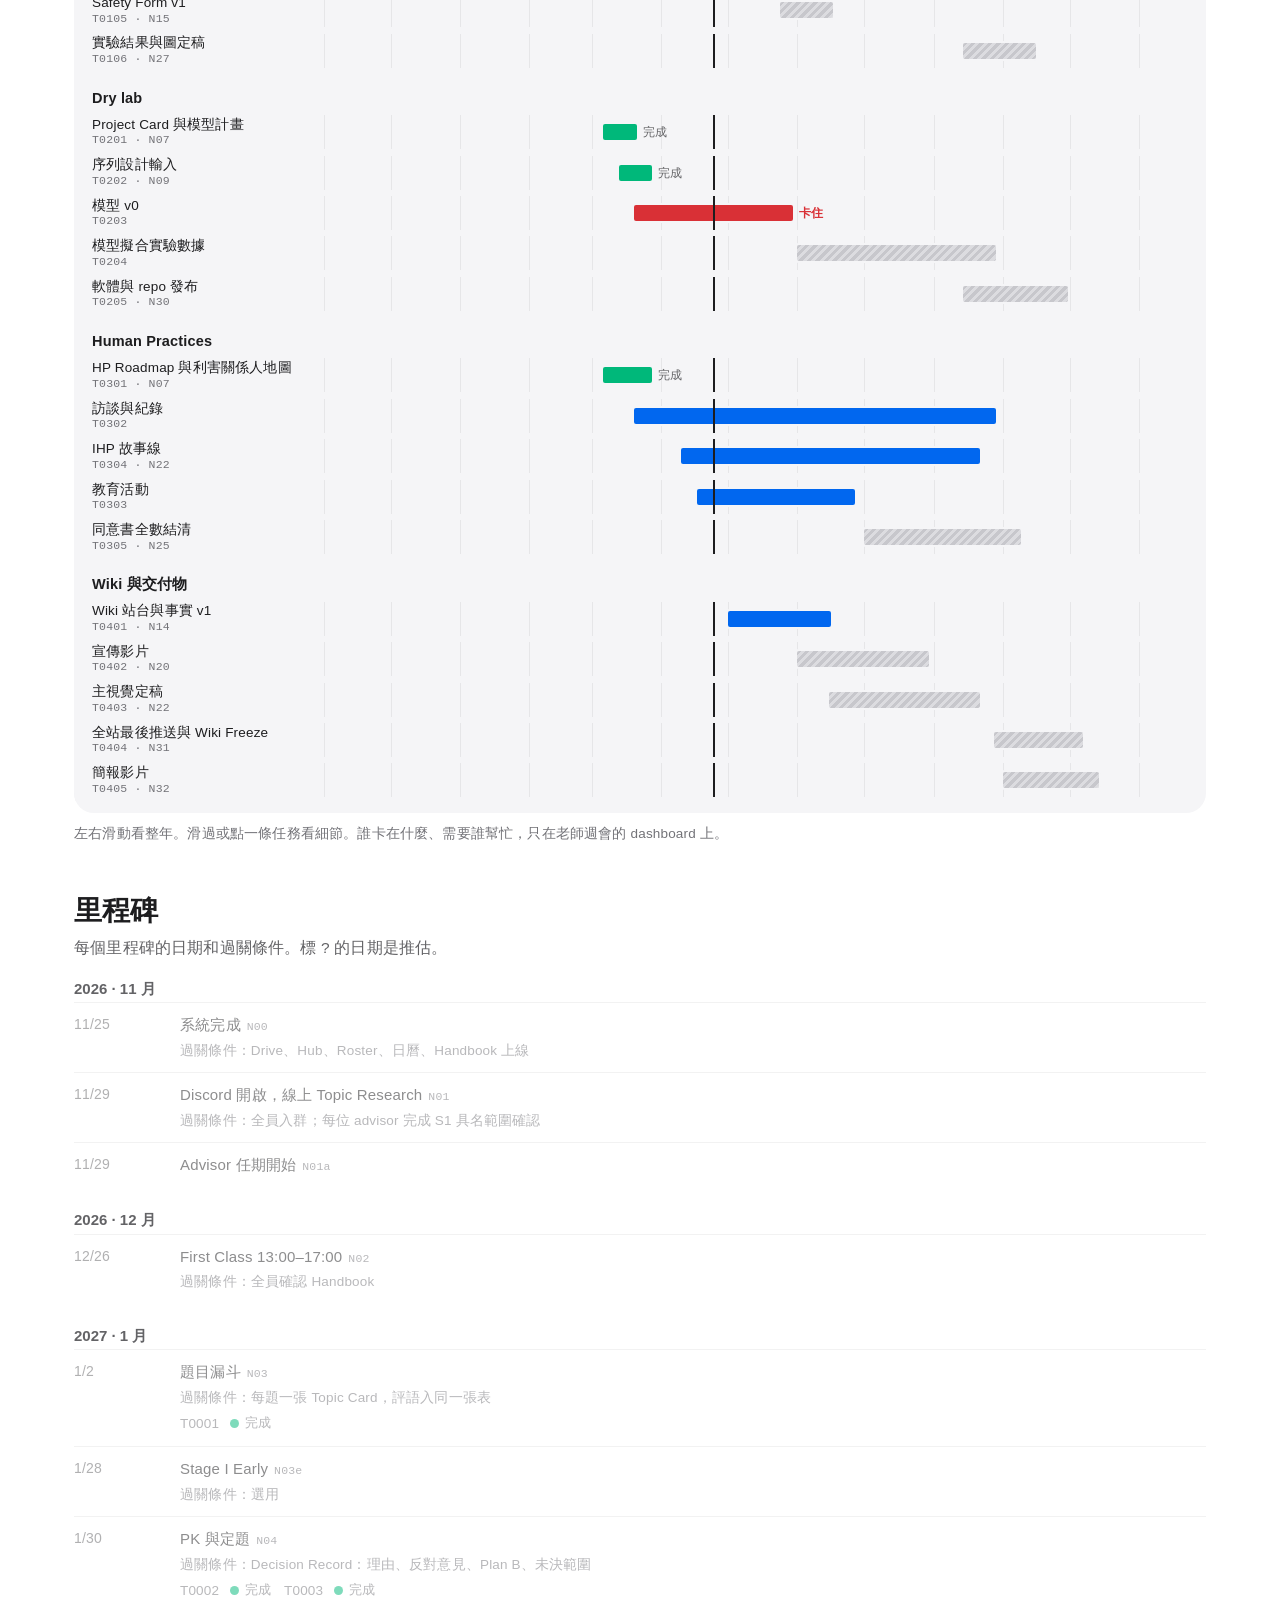
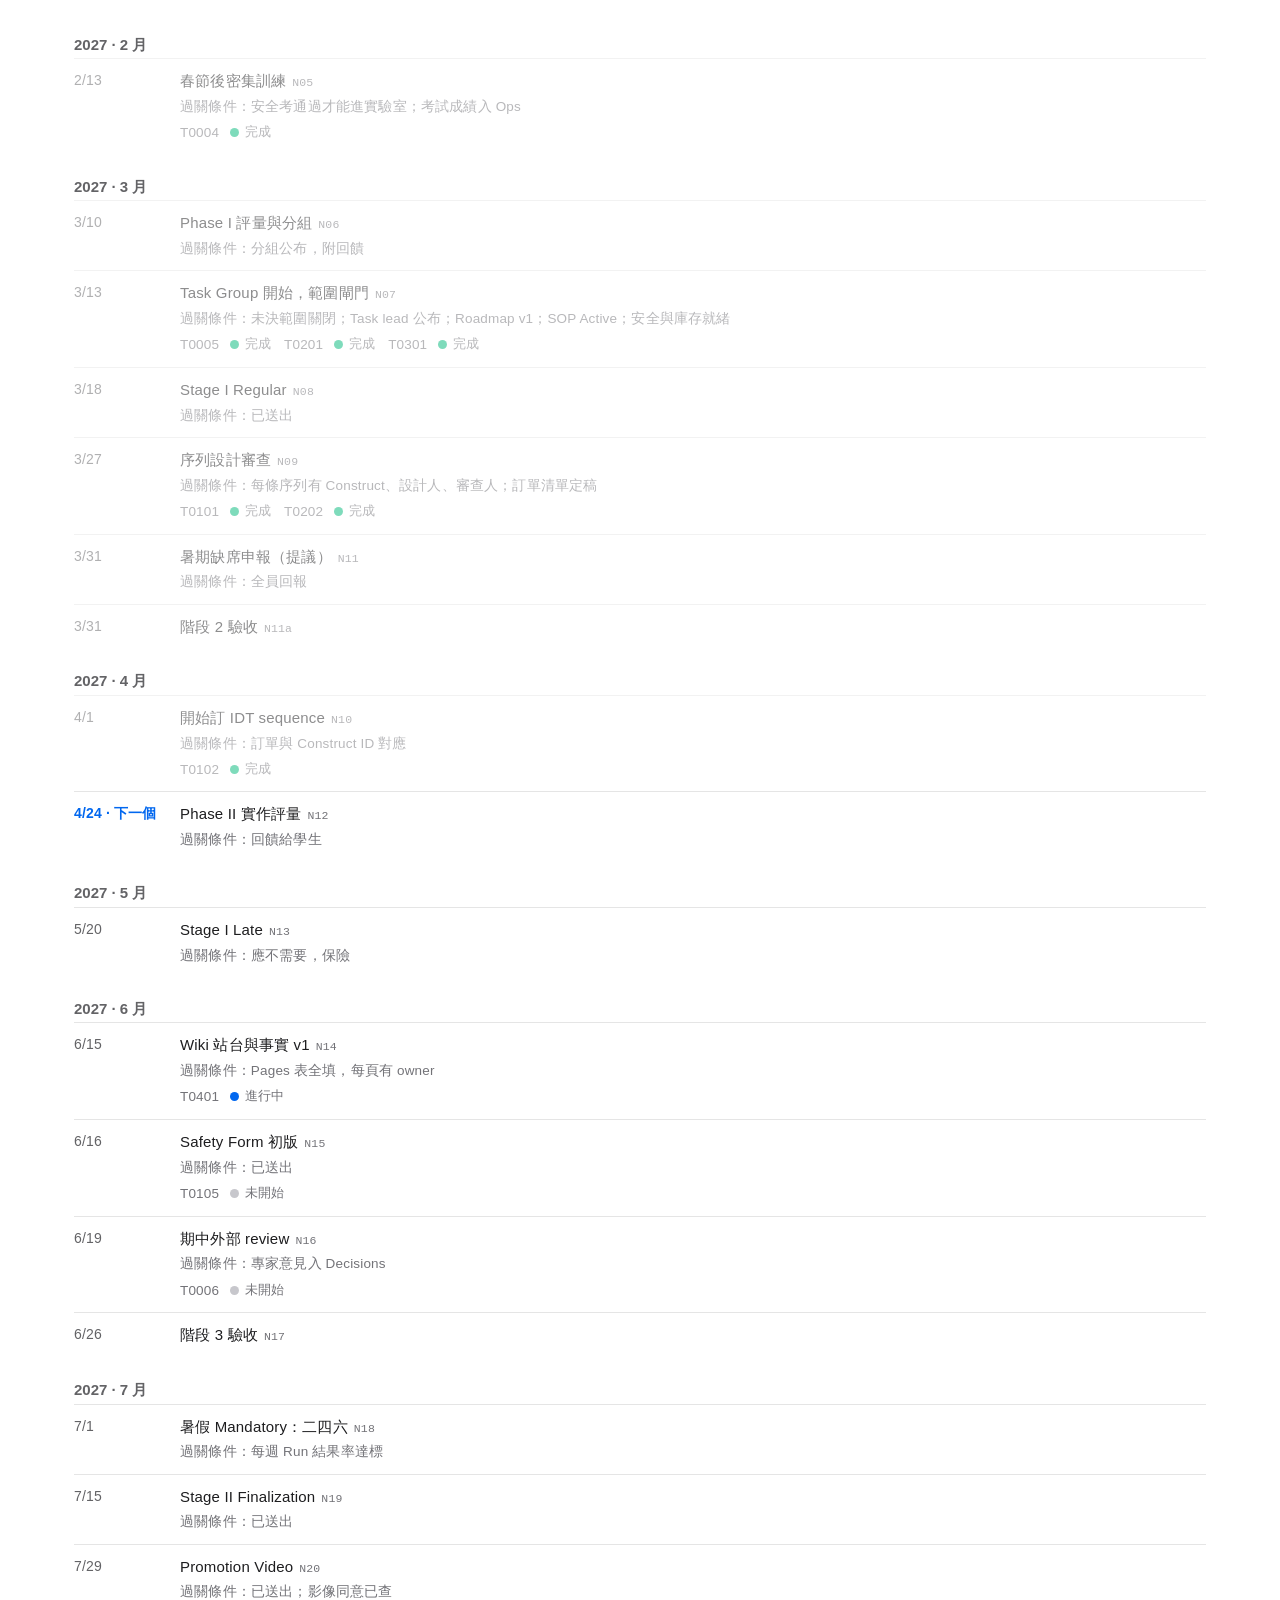
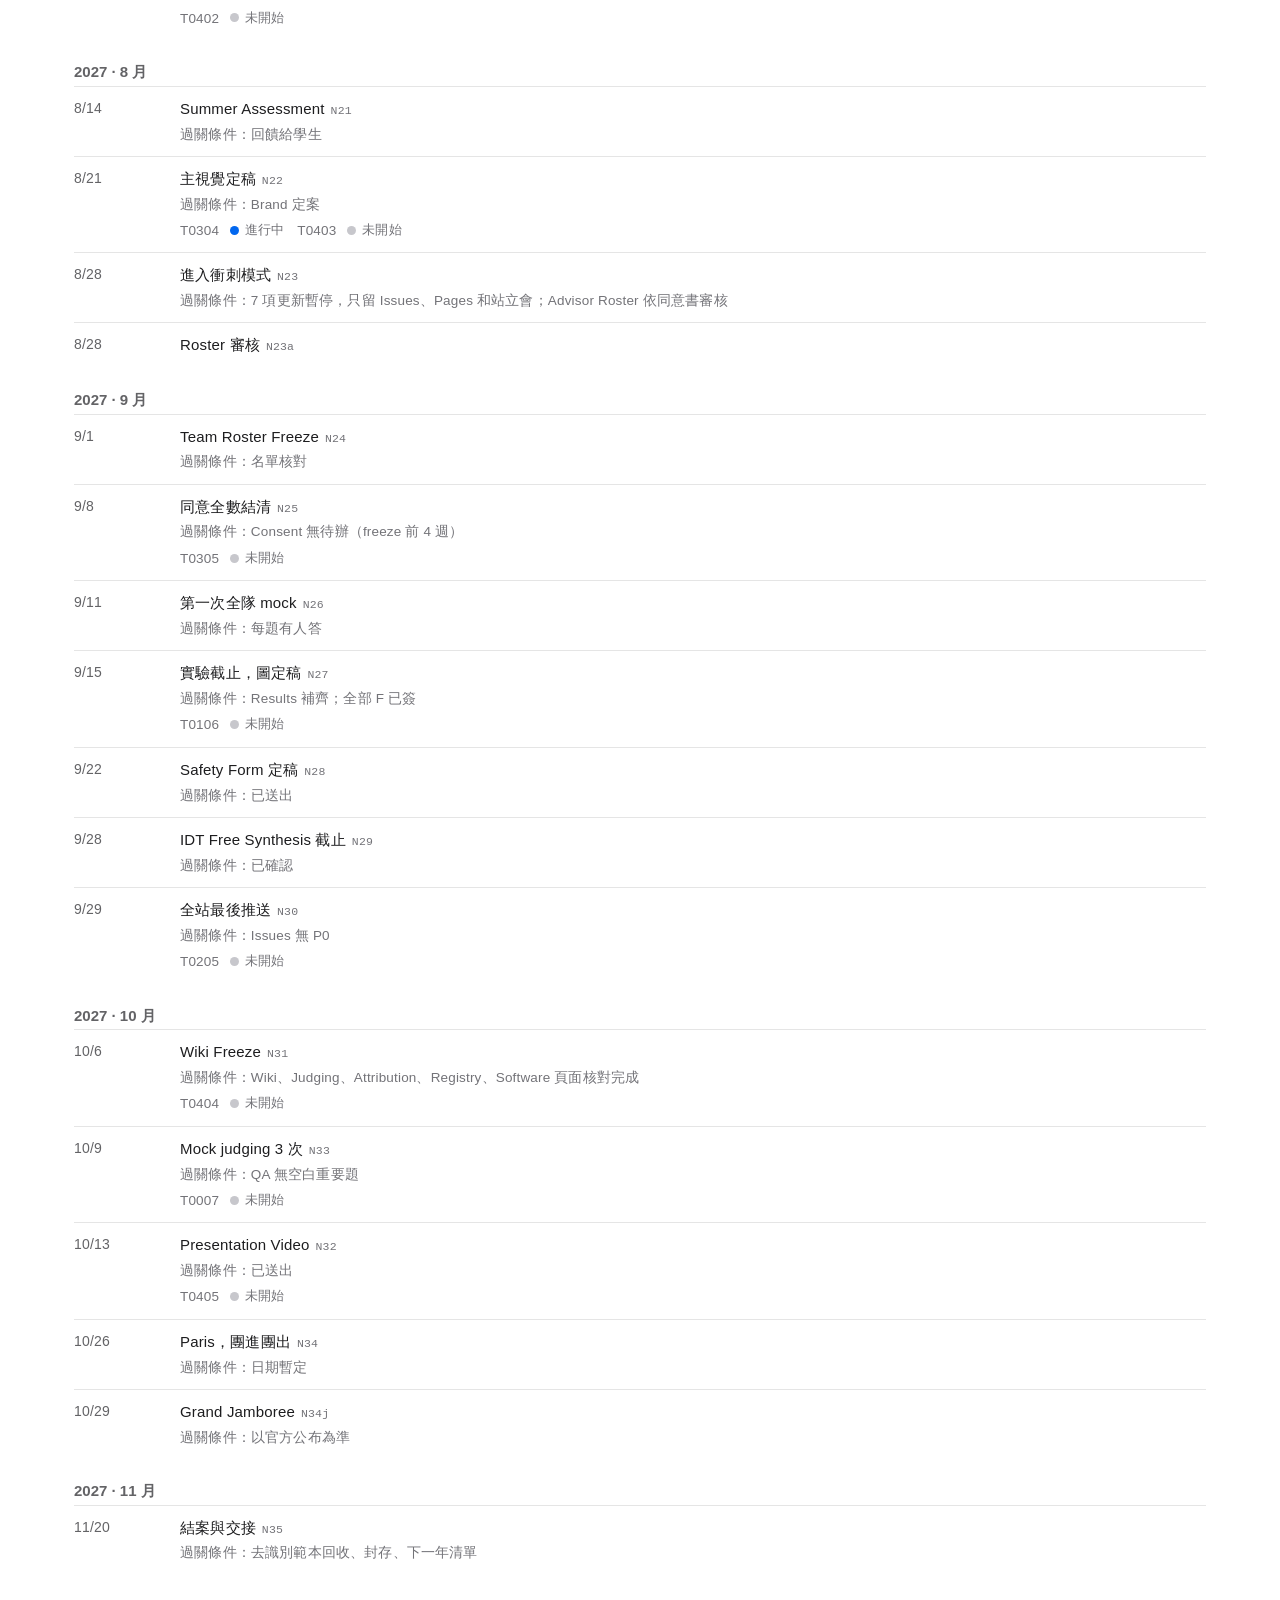
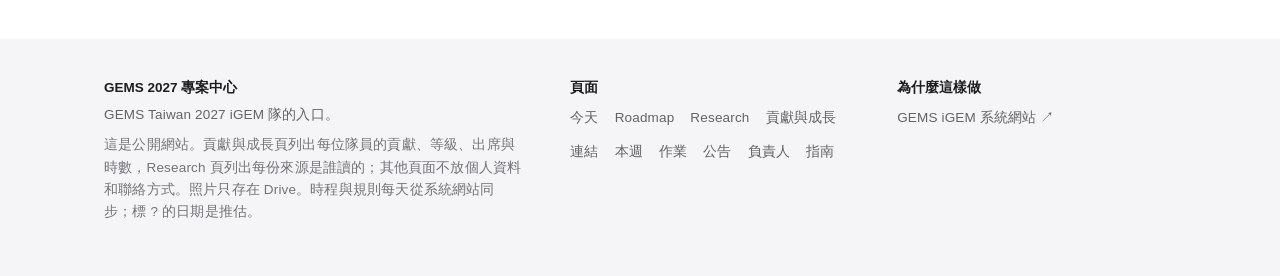
<file: milestones.html>
<!doctype html>
<html lang="zh-Hant">
<head>
<meta charset="utf-8">
<meta name="viewport" content="width=device-width, initial-scale=1">
<title>里程碑 · GEMS 2027 專案中心</title>
<meta name="robots" content="noindex">
<link rel="canonical" href="roadmap.html#milestones">
<script>location.replace("roadmap.html" + (location.search || "") + (location.hash || "#milestones"));</script>
</head>
<body>
<p style="font:16px/1.6 -apple-system,sans-serif;padding:40px 24px">里程碑已經搬到 <a href="roadmap.html#milestones">Roadmap</a>。Milestones now live on the <a href="roadmap.html#milestones">Roadmap</a> page.</p>
</body>
</html>
</file>
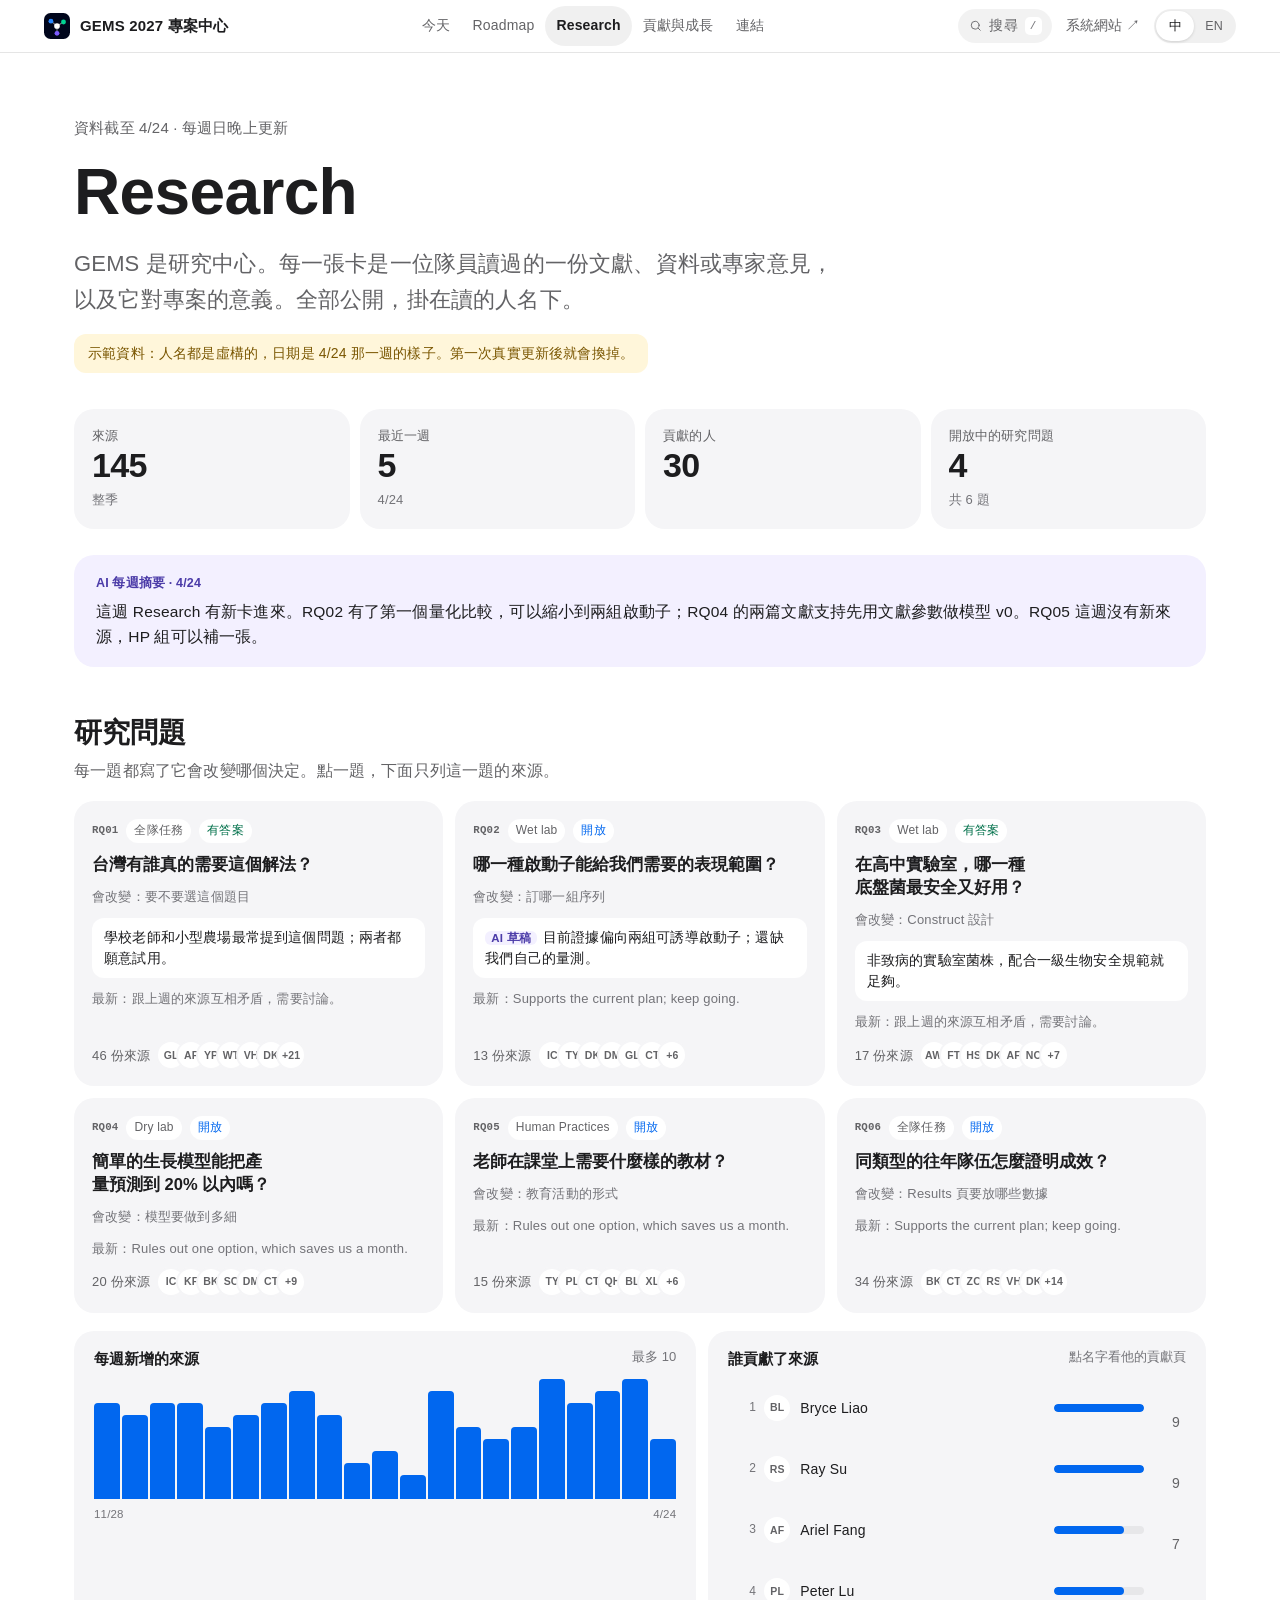
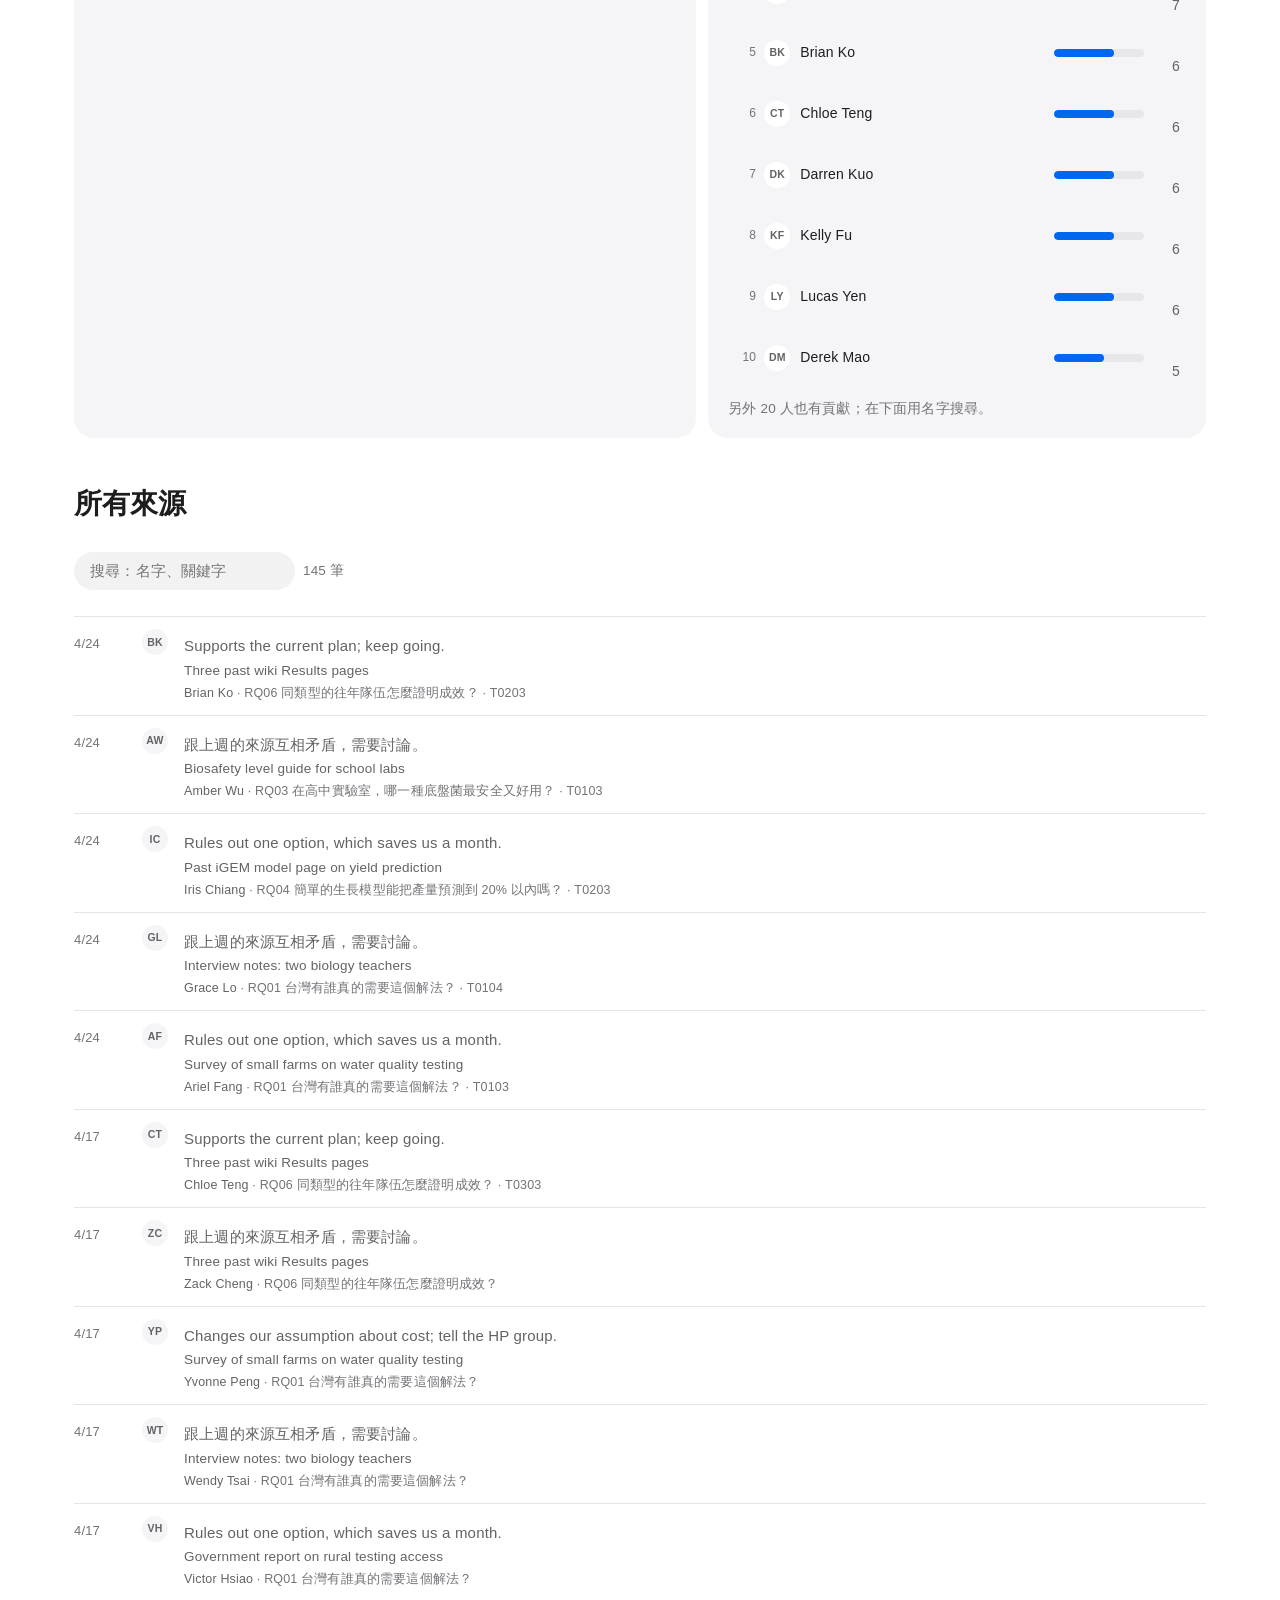
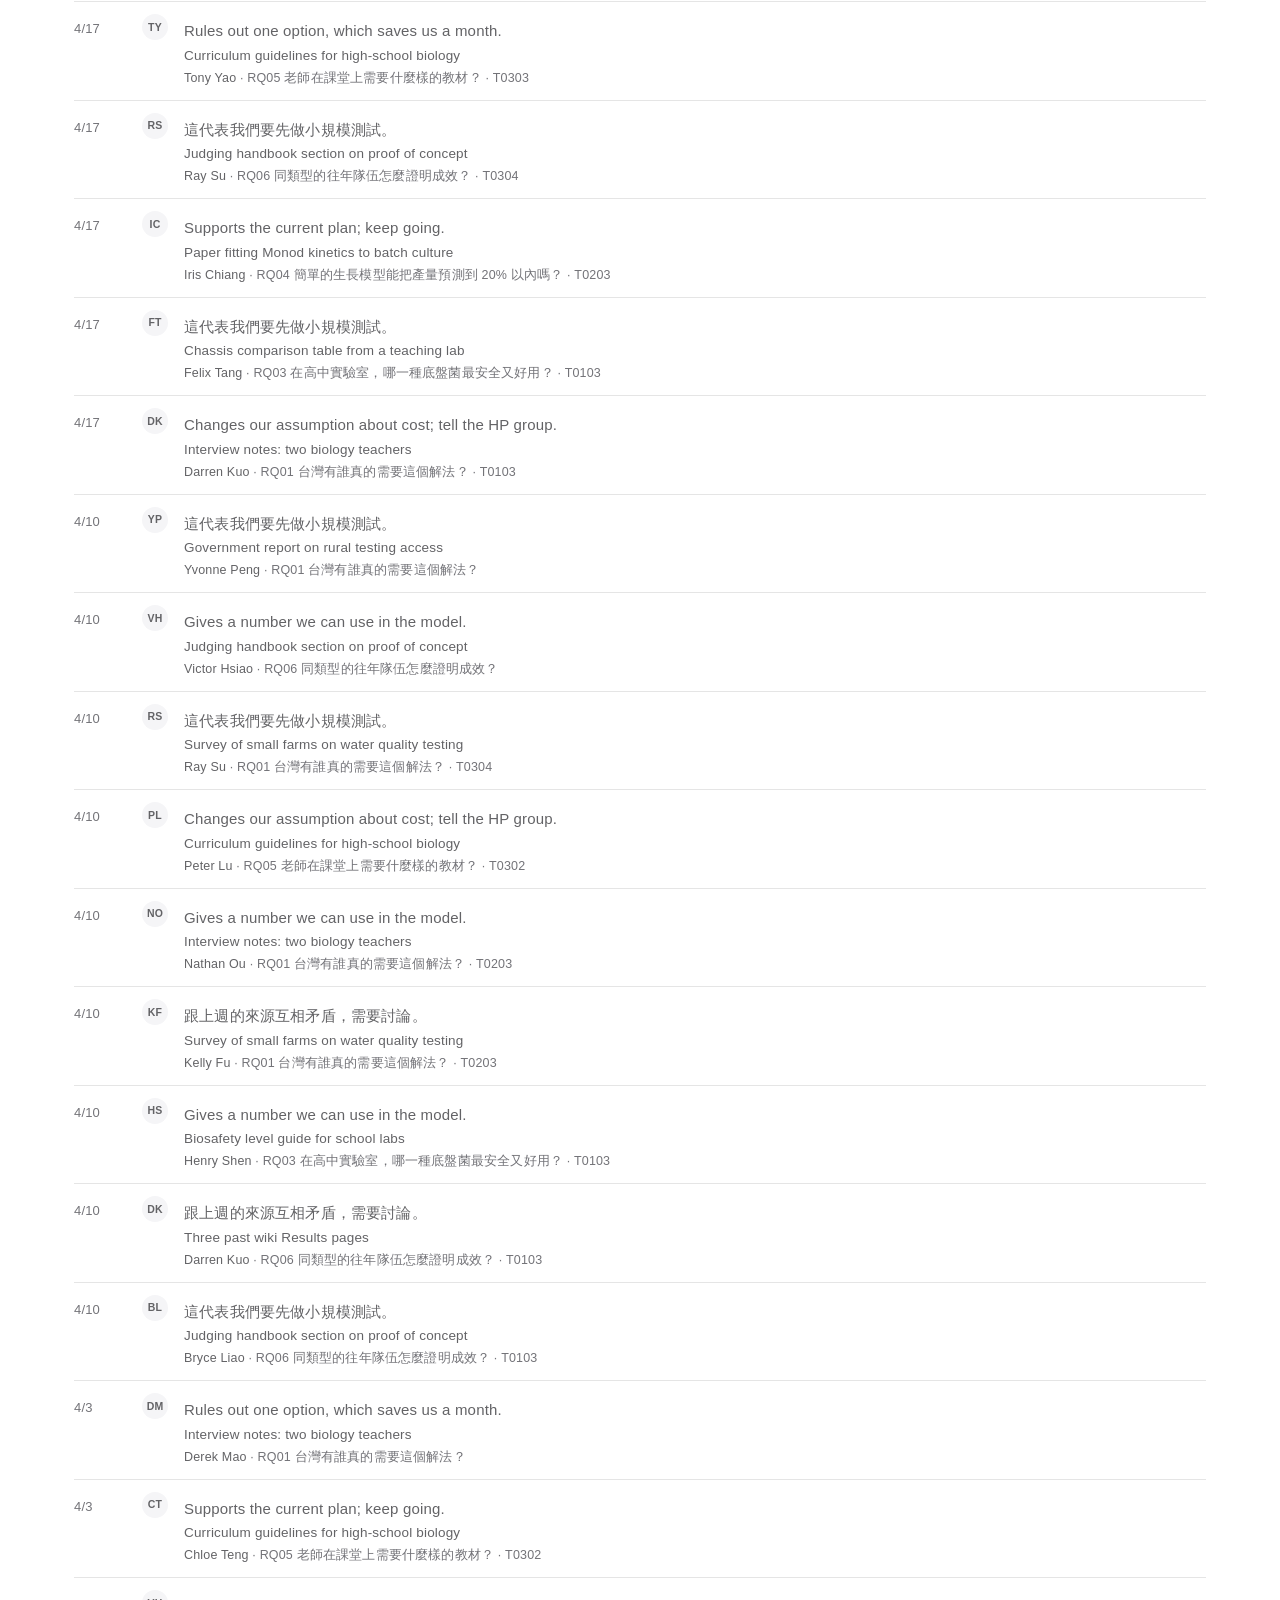
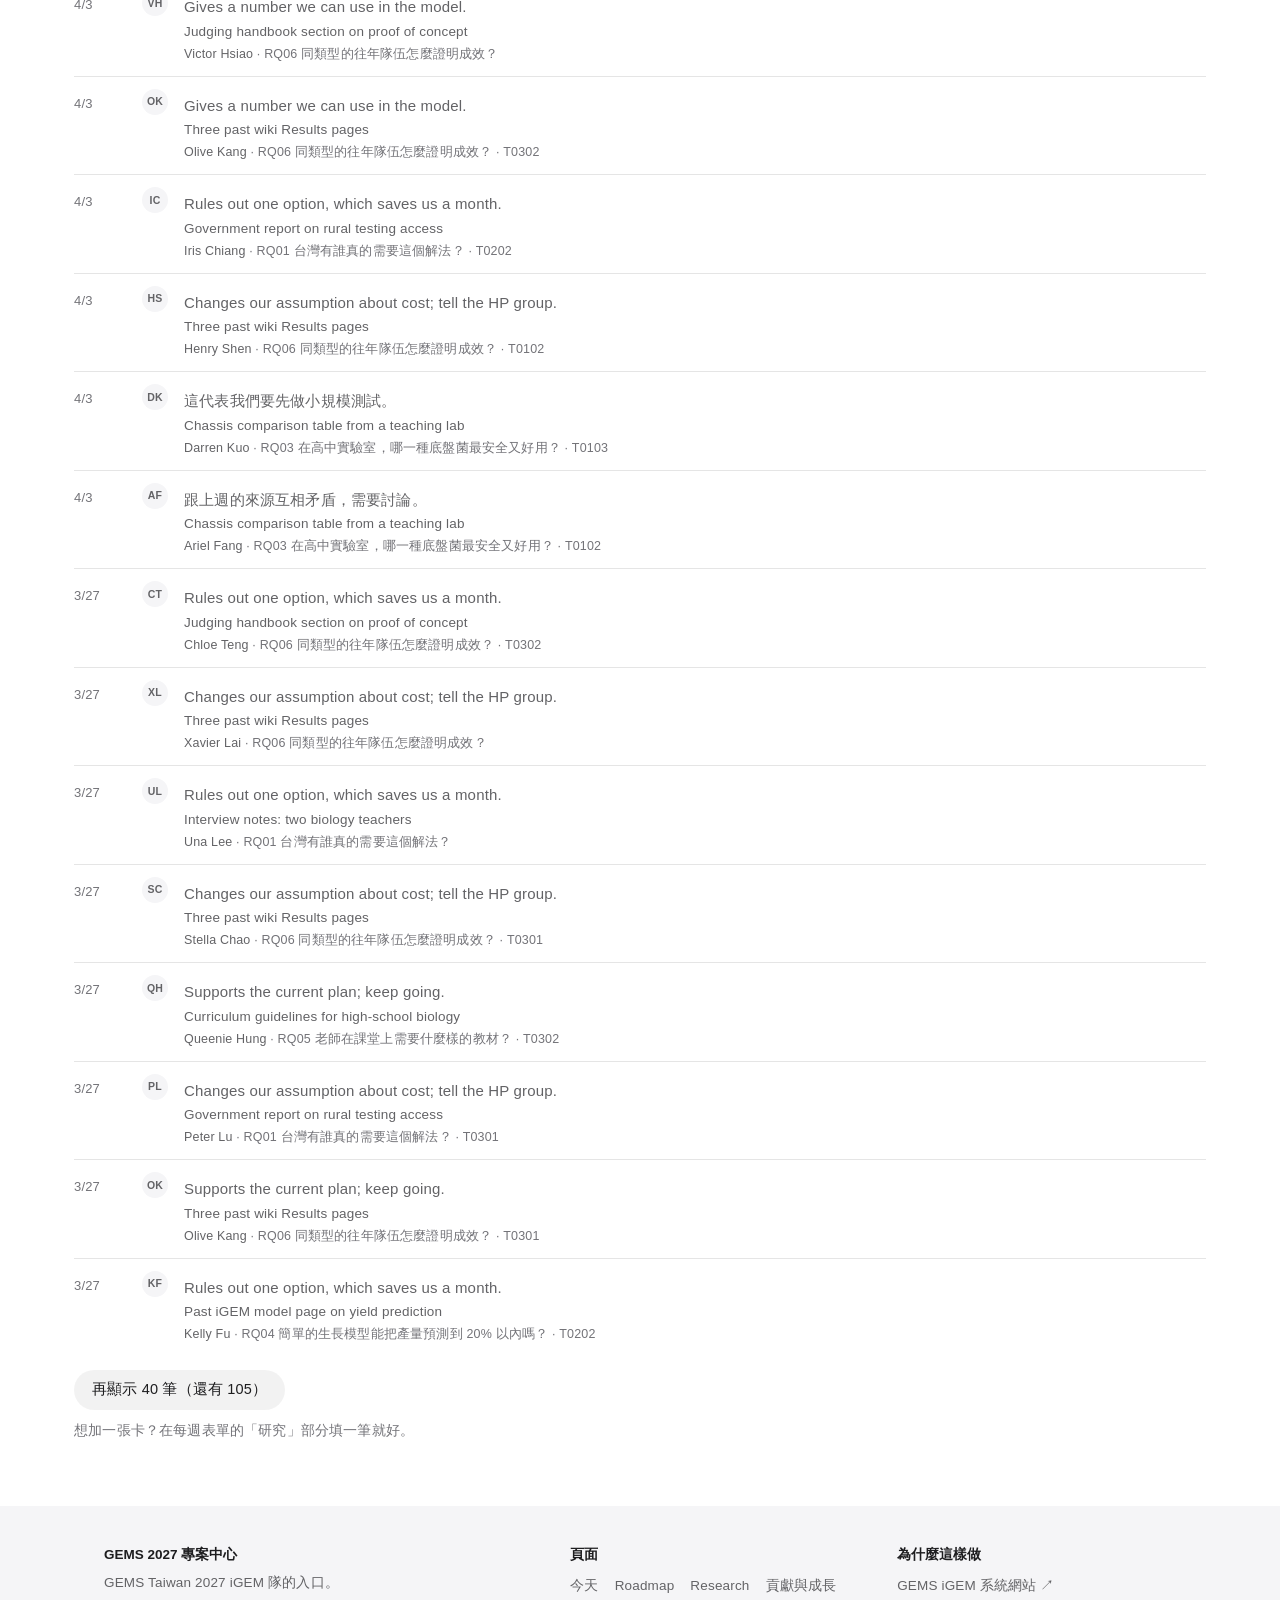
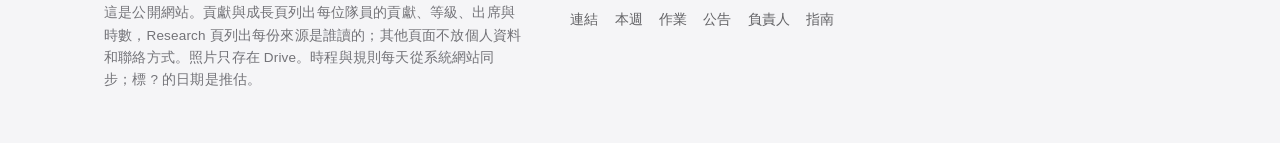
<file: research.html>
<!doctype html>
<html lang="zh-Hant">
<head>
<meta charset="utf-8">
<meta name="viewport" content="width=device-width, initial-scale=1">
<title>Research · GEMS 2027 專案中心</title>
<meta name="description" content="GEMS Taiwan 2027 research board: open research questions and every source team members read, under their names.">
<meta property="og:title" content="Research · GEMS 2027 專案中心">
<meta property="og:description" content="GEMS Taiwan 2027 research board: open research questions and every source team members read, under their names.">
<meta property="og:type" content="website">
<link rel="icon" href="data:image/svg+xml,%3Csvg xmlns='http://www.w3.org/2000/svg' viewBox='0 0 32 32'%3E%3Crect width='32' height='32' rx='8' fill='%2300061C'/%3E%3Cpath d='M16 16 8.5 10M16 16l8-5M16 16v9' stroke='%23fff' stroke-opacity='.45' stroke-width='1.5'/%3E%3Ccircle cx='8.5' cy='10' r='3' fill='%232887FF'/%3E%3Ccircle cx='24' cy='11' r='3' fill='%2300D492'/%3E%3Ccircle cx='16' cy='25' r='3' fill='%237C5CFF'/%3E%3Ccircle cx='16' cy='16' r='3.5' fill='%23fff'/%3E%3C/svg%3E">
<link rel="stylesheet" href="assets/hub.css?v=6">
<link rel="stylesheet" href="assets/core.css?v=2">
</head>
<body data-page="research">

<header class="nav" id="nav"></header>
<section id="core" aria-label="Research"><noscript><p style="padding:40px 24px">這個網站需要開啟 JavaScript。This site needs JavaScript.</p></noscript></section>
<main id="main"></main>
<footer class="foot" id="foot"></footer>

<script src="data/season.js?v=5"></script>
<script src="data/announcements.js?v=5"></script>
<script src="data/week.js?v=5"></script>
<script src="data/homework.js?v=5"></script>
<script src="data/links.js?v=6"></script>
<script src="data/team.js?v=5"></script>
<script src="data/attributions.js?v=5"></script>
<script src="assets/hub.js?v=8"></script>
<script src="data/research.js?v=1"></script>
<script src="assets/core.js?v=2"></script>
</body>
</html>
</file>
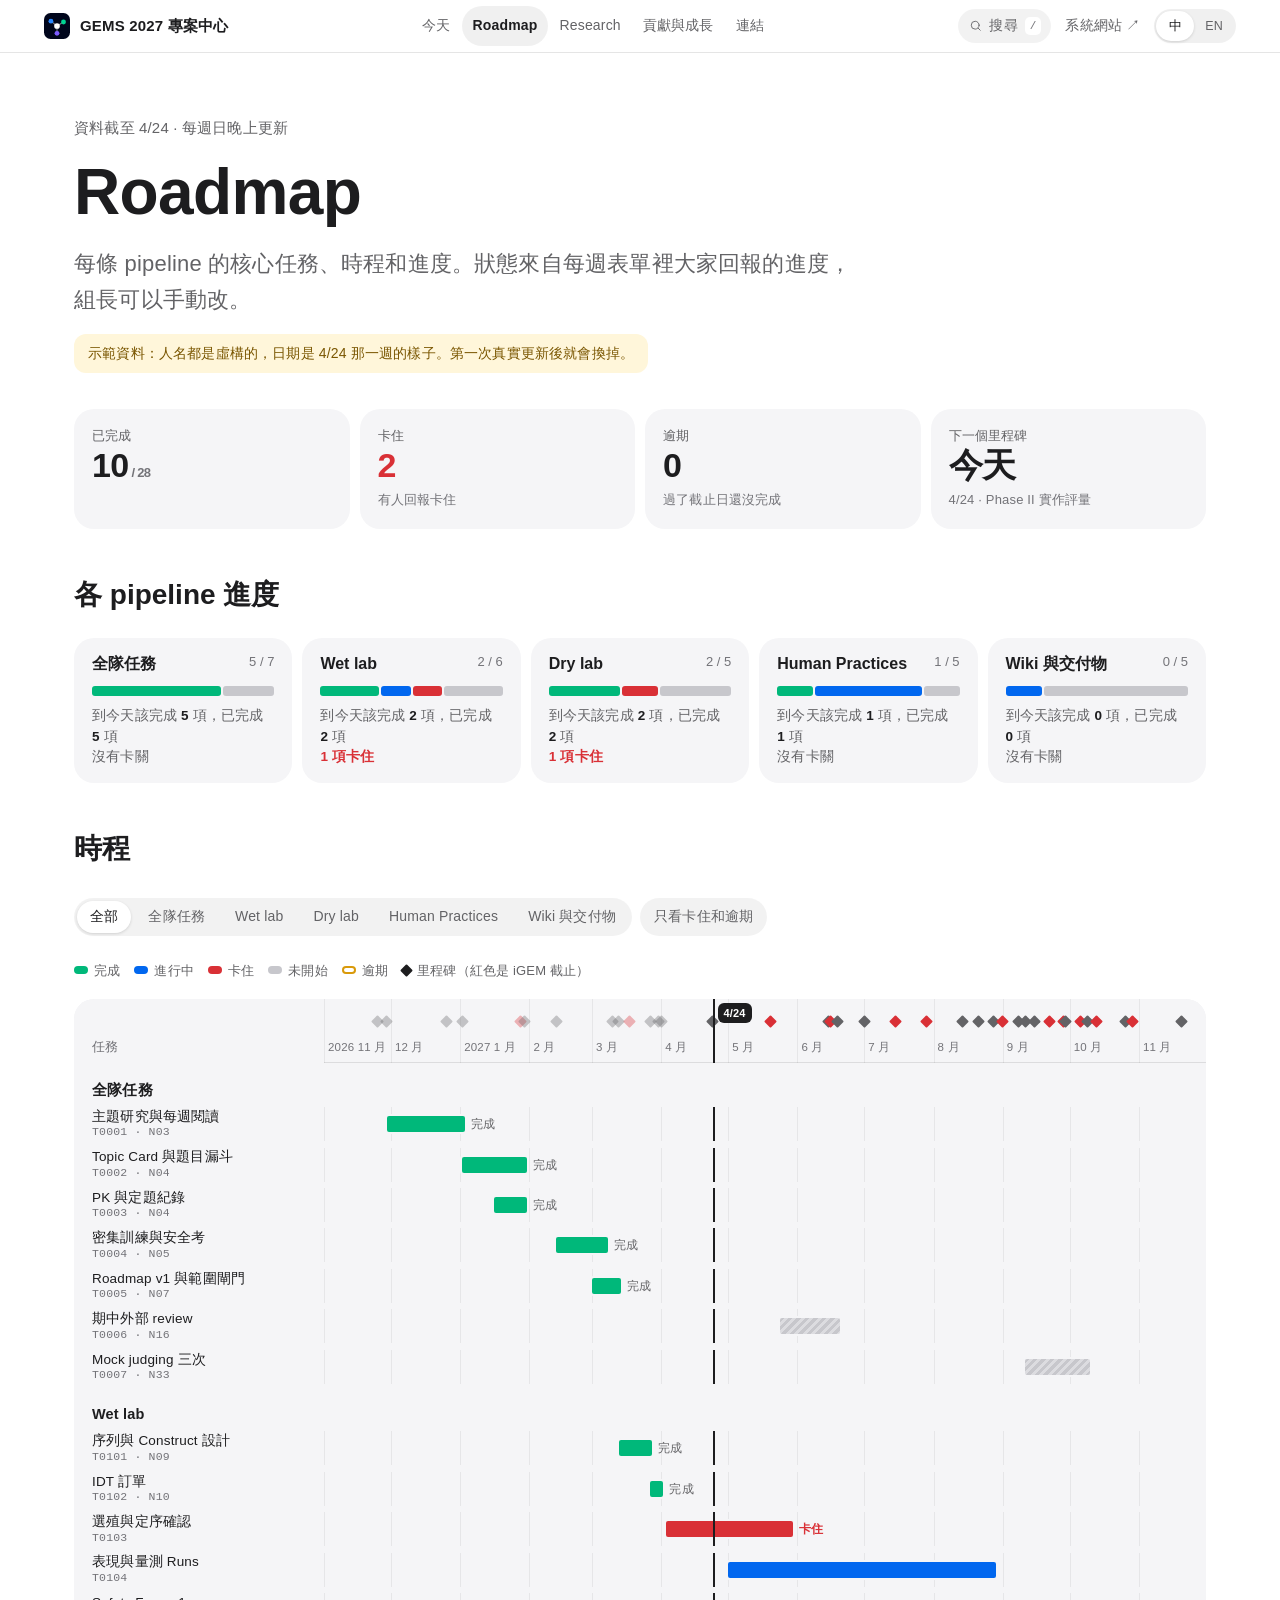
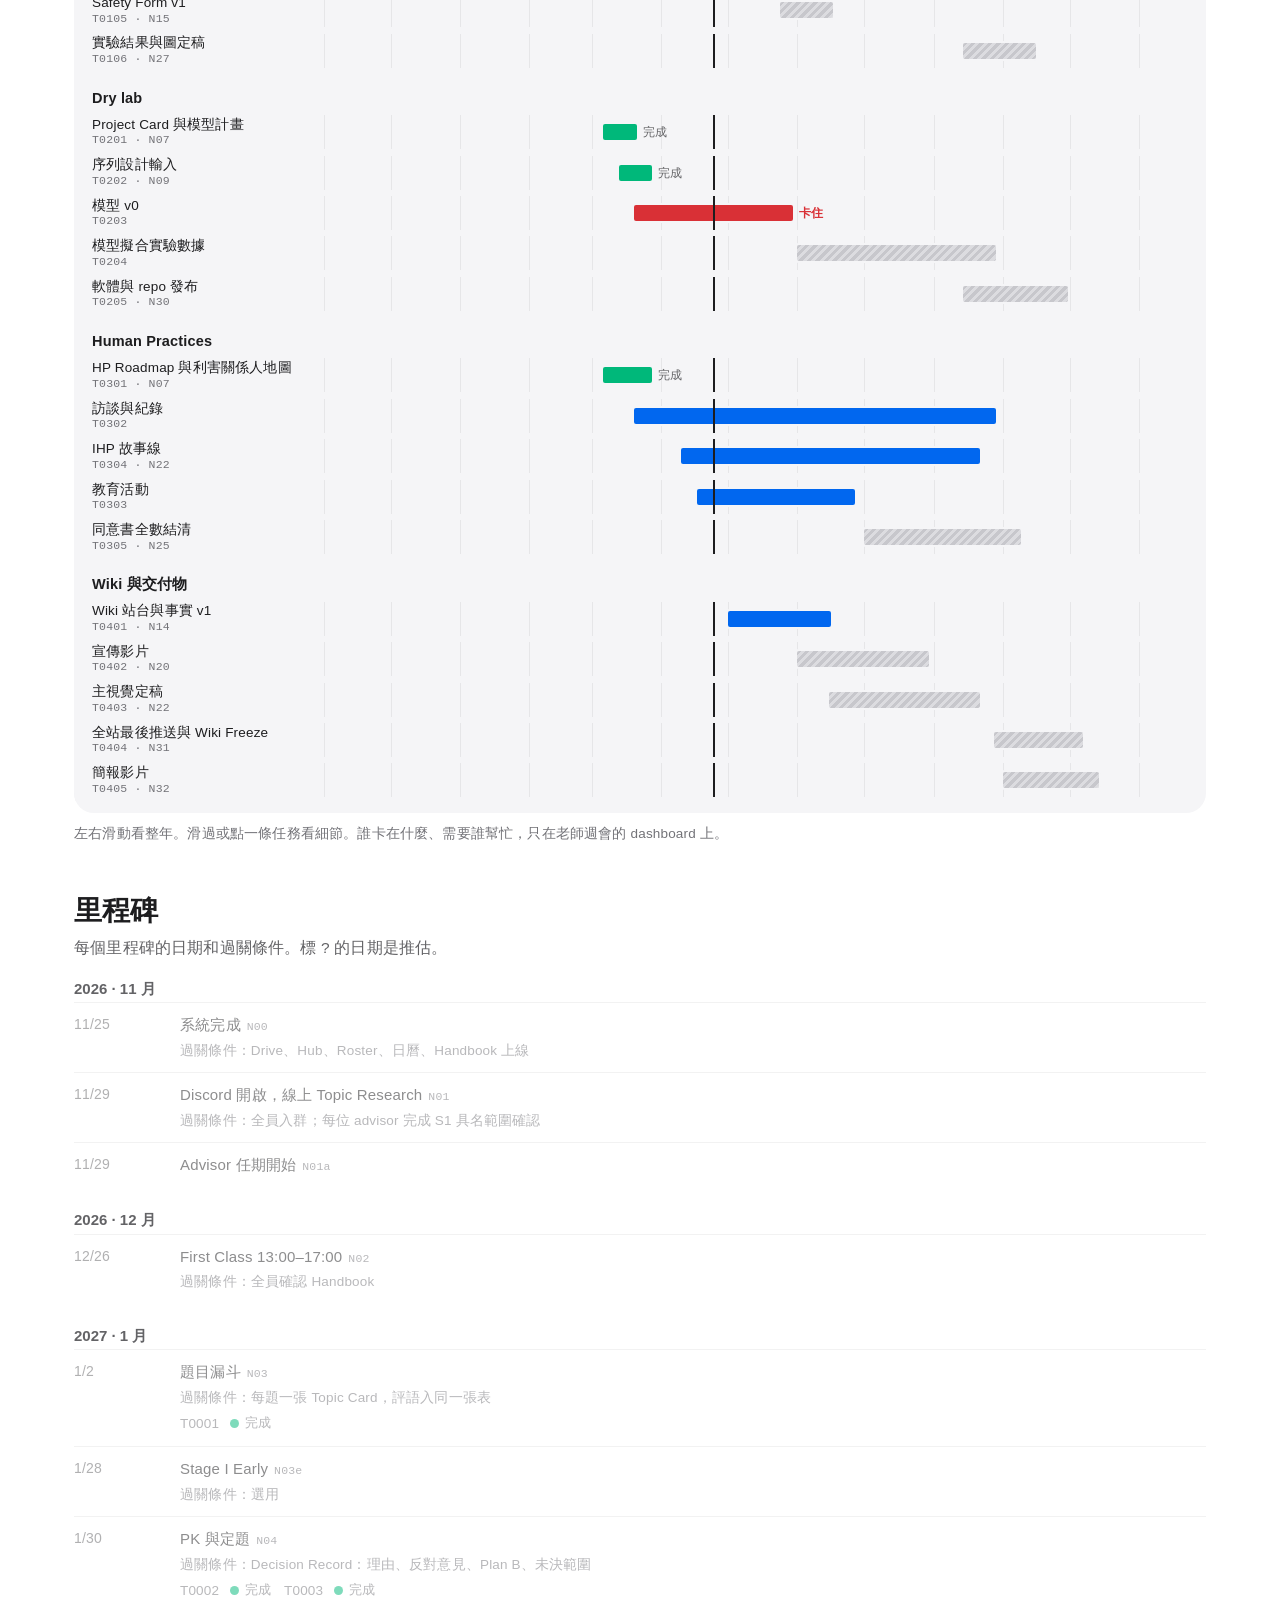
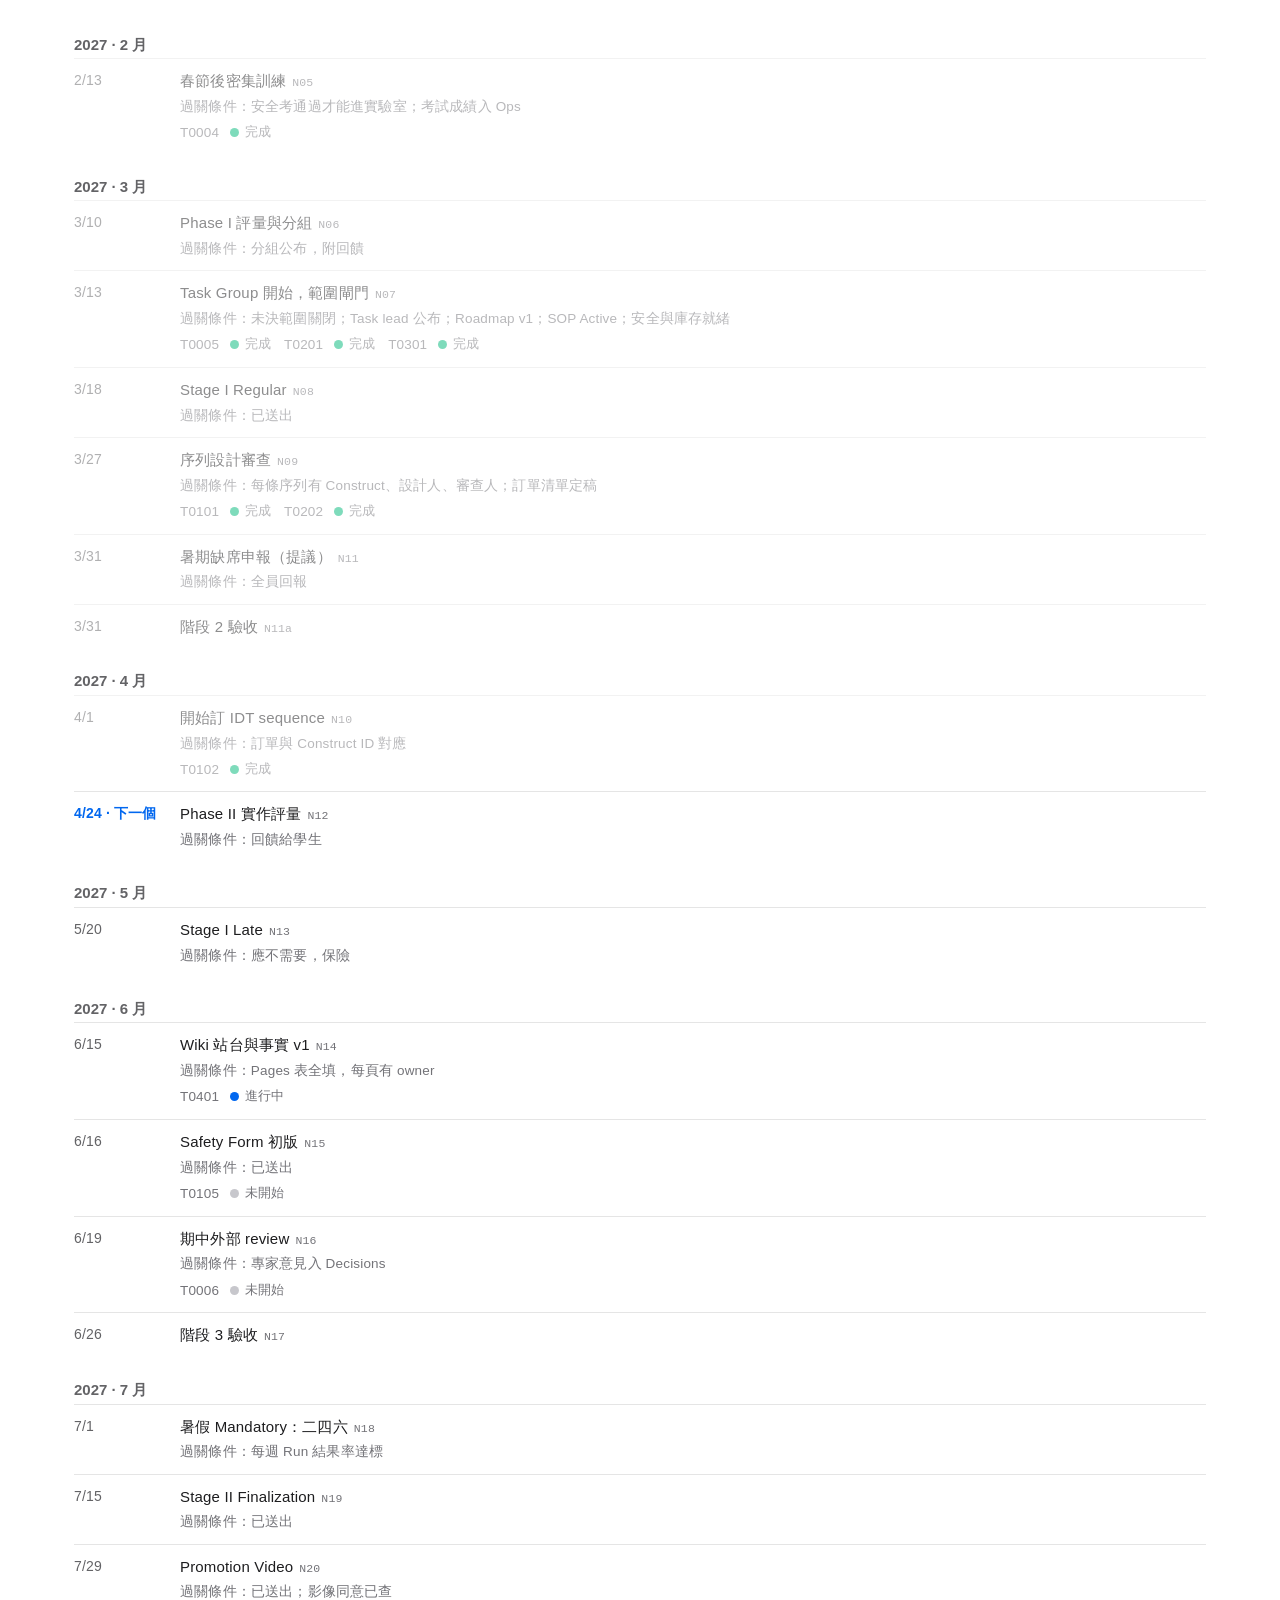
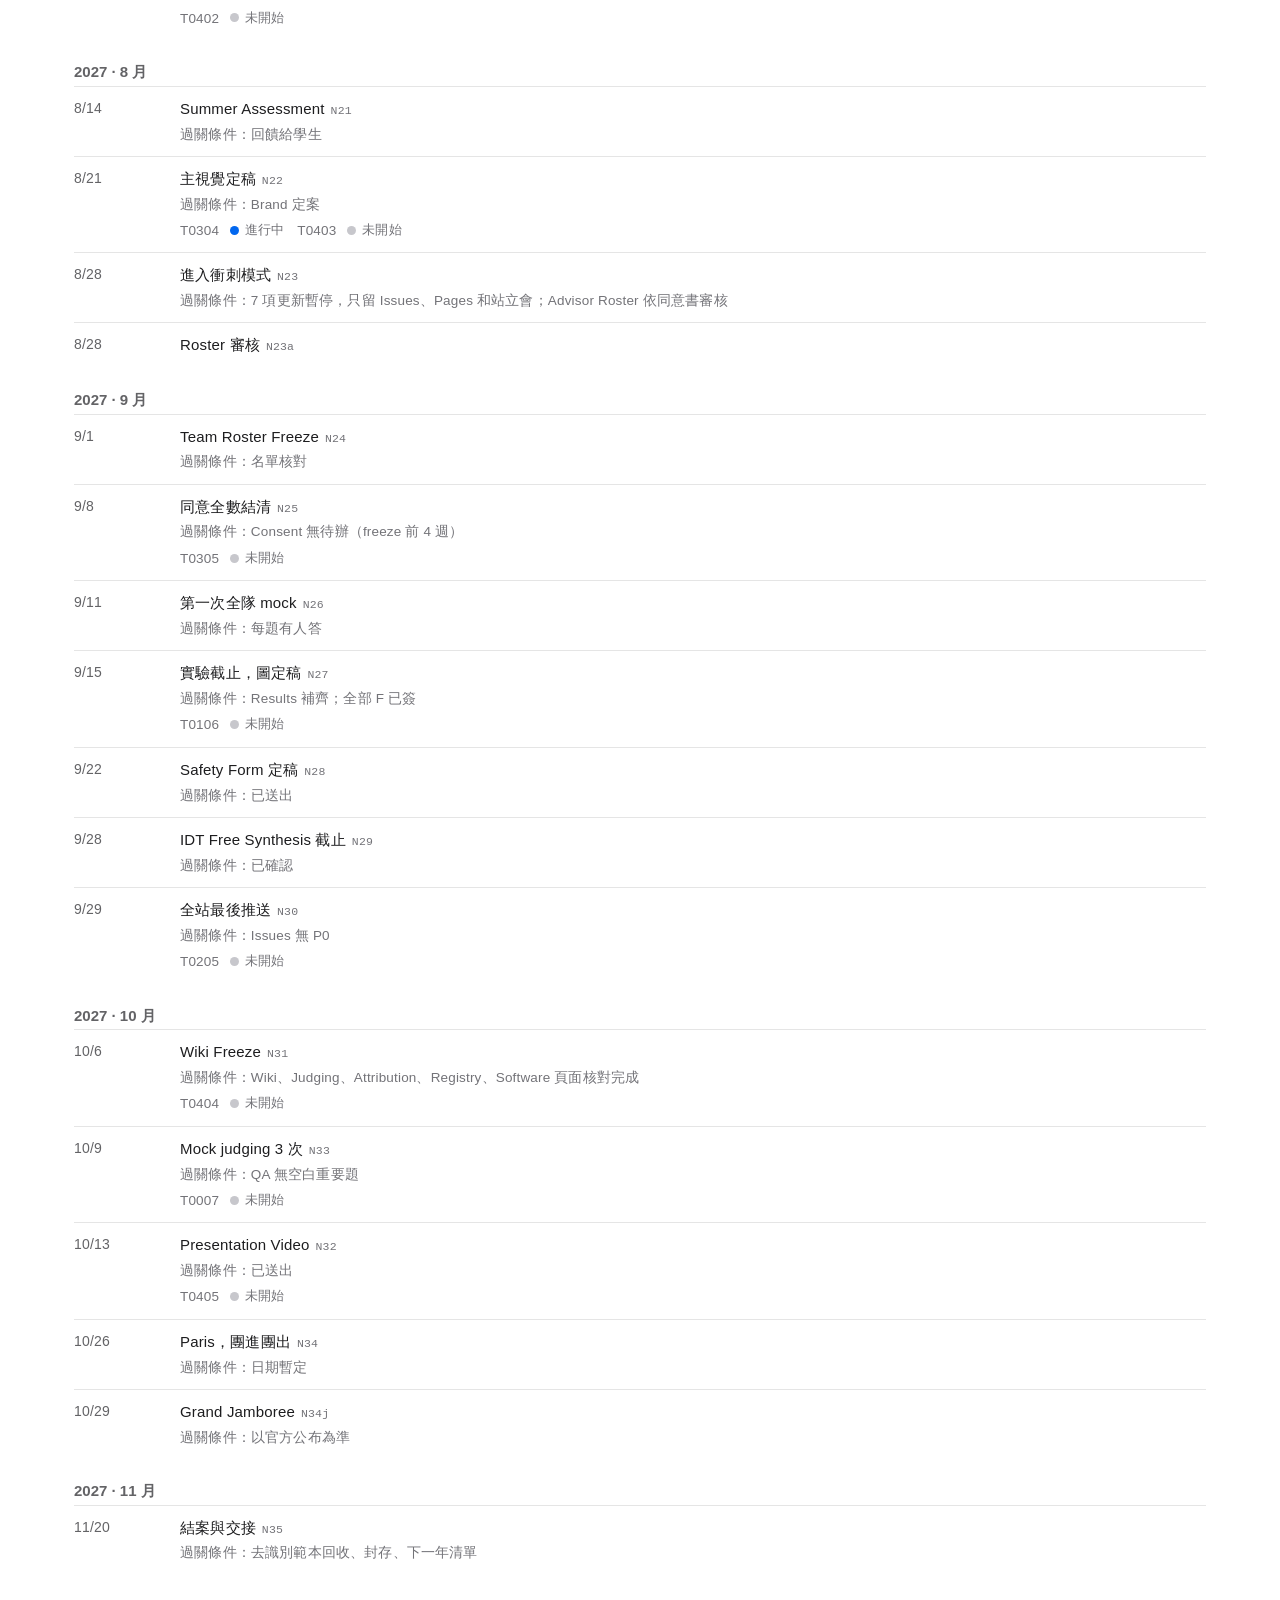
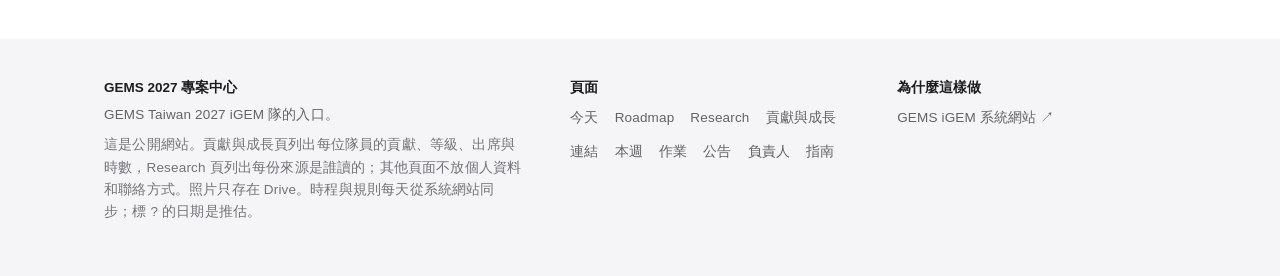
<file: roadmap.html>
<!doctype html>
<html lang="zh-Hant">
<head>
<meta charset="utf-8">
<meta name="viewport" content="width=device-width, initial-scale=1">
<title>Roadmap · GEMS 2027 專案中心</title>
<meta name="description" content="The GEMS Taiwan 2027 iGEM roadmap: the core tasks of each pipeline, their dates, progress and milestones.">
<meta property="og:title" content="Roadmap · GEMS 2027 專案中心">
<meta property="og:description" content="The GEMS Taiwan 2027 iGEM roadmap: the core tasks of each pipeline, their dates, progress and milestones.">
<meta property="og:type" content="website">
<link rel="icon" href="data:image/svg+xml,%3Csvg xmlns='http://www.w3.org/2000/svg' viewBox='0 0 32 32'%3E%3Crect width='32' height='32' rx='8' fill='%2300061C'/%3E%3Cpath d='M16 16 8.5 10M16 16l8-5M16 16v9' stroke='%23fff' stroke-opacity='.45' stroke-width='1.5'/%3E%3Ccircle cx='8.5' cy='10' r='3' fill='%232887FF'/%3E%3Ccircle cx='24' cy='11' r='3' fill='%2300D492'/%3E%3Ccircle cx='16' cy='25' r='3' fill='%237C5CFF'/%3E%3Ccircle cx='16' cy='16' r='3.5' fill='%23fff'/%3E%3C/svg%3E">
<link rel="stylesheet" href="assets/hub.css?v=6">
<link rel="stylesheet" href="assets/core.css?v=2">
</head>
<body data-page="roadmap">

<header class="nav" id="nav"></header>
<section id="core" aria-label="Roadmap"><noscript><p style="padding:40px 24px">這個網站需要開啟 JavaScript。This site needs JavaScript.</p></noscript></section>
<main id="main"></main>
<footer class="foot" id="foot"></footer>

<script src="data/season.js?v=5"></script>
<script src="data/announcements.js?v=5"></script>
<script src="data/week.js?v=5"></script>
<script src="data/homework.js?v=5"></script>
<script src="data/links.js?v=6"></script>
<script src="data/team.js?v=5"></script>
<script src="data/attributions.js?v=5"></script>
<script src="assets/hub.js?v=8"></script>
<script src="data/roadmap.js?v=1"></script>
<script src="assets/core.js?v=2"></script>
</body>
</html>
</file>
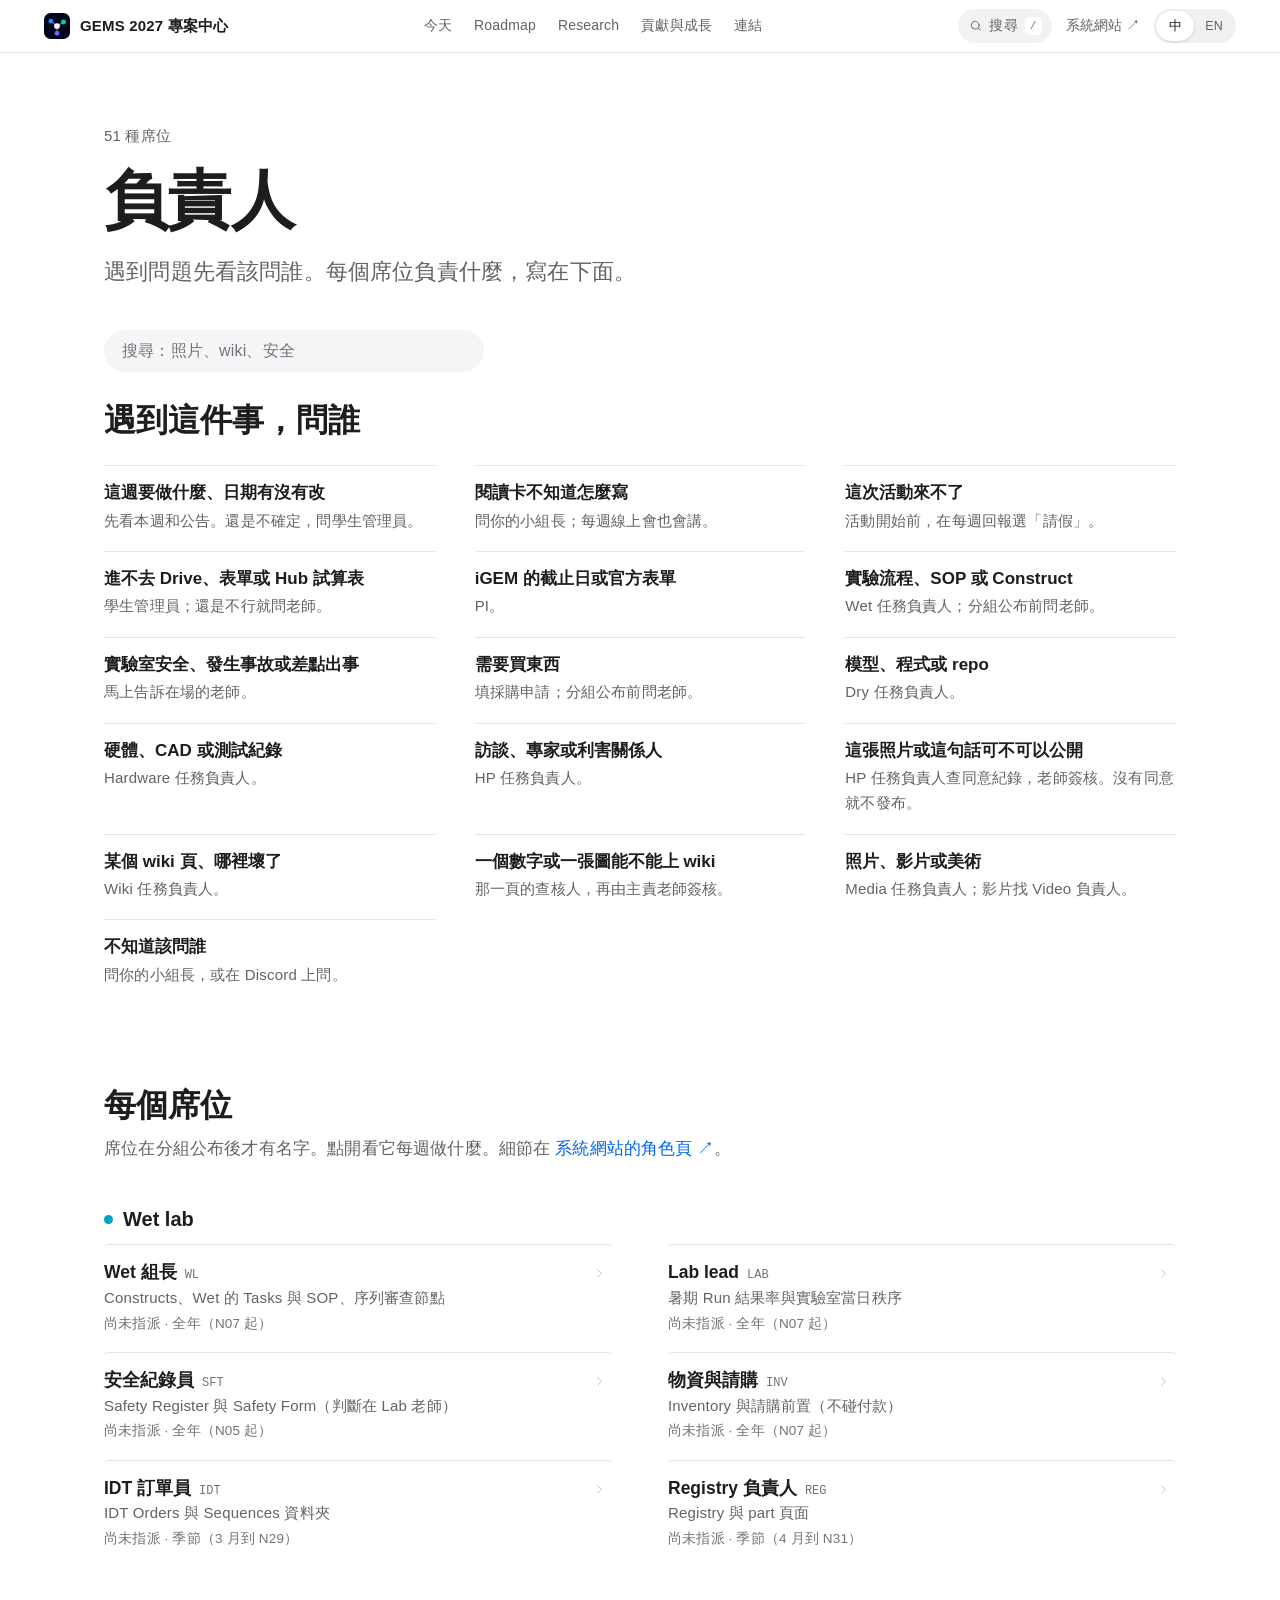
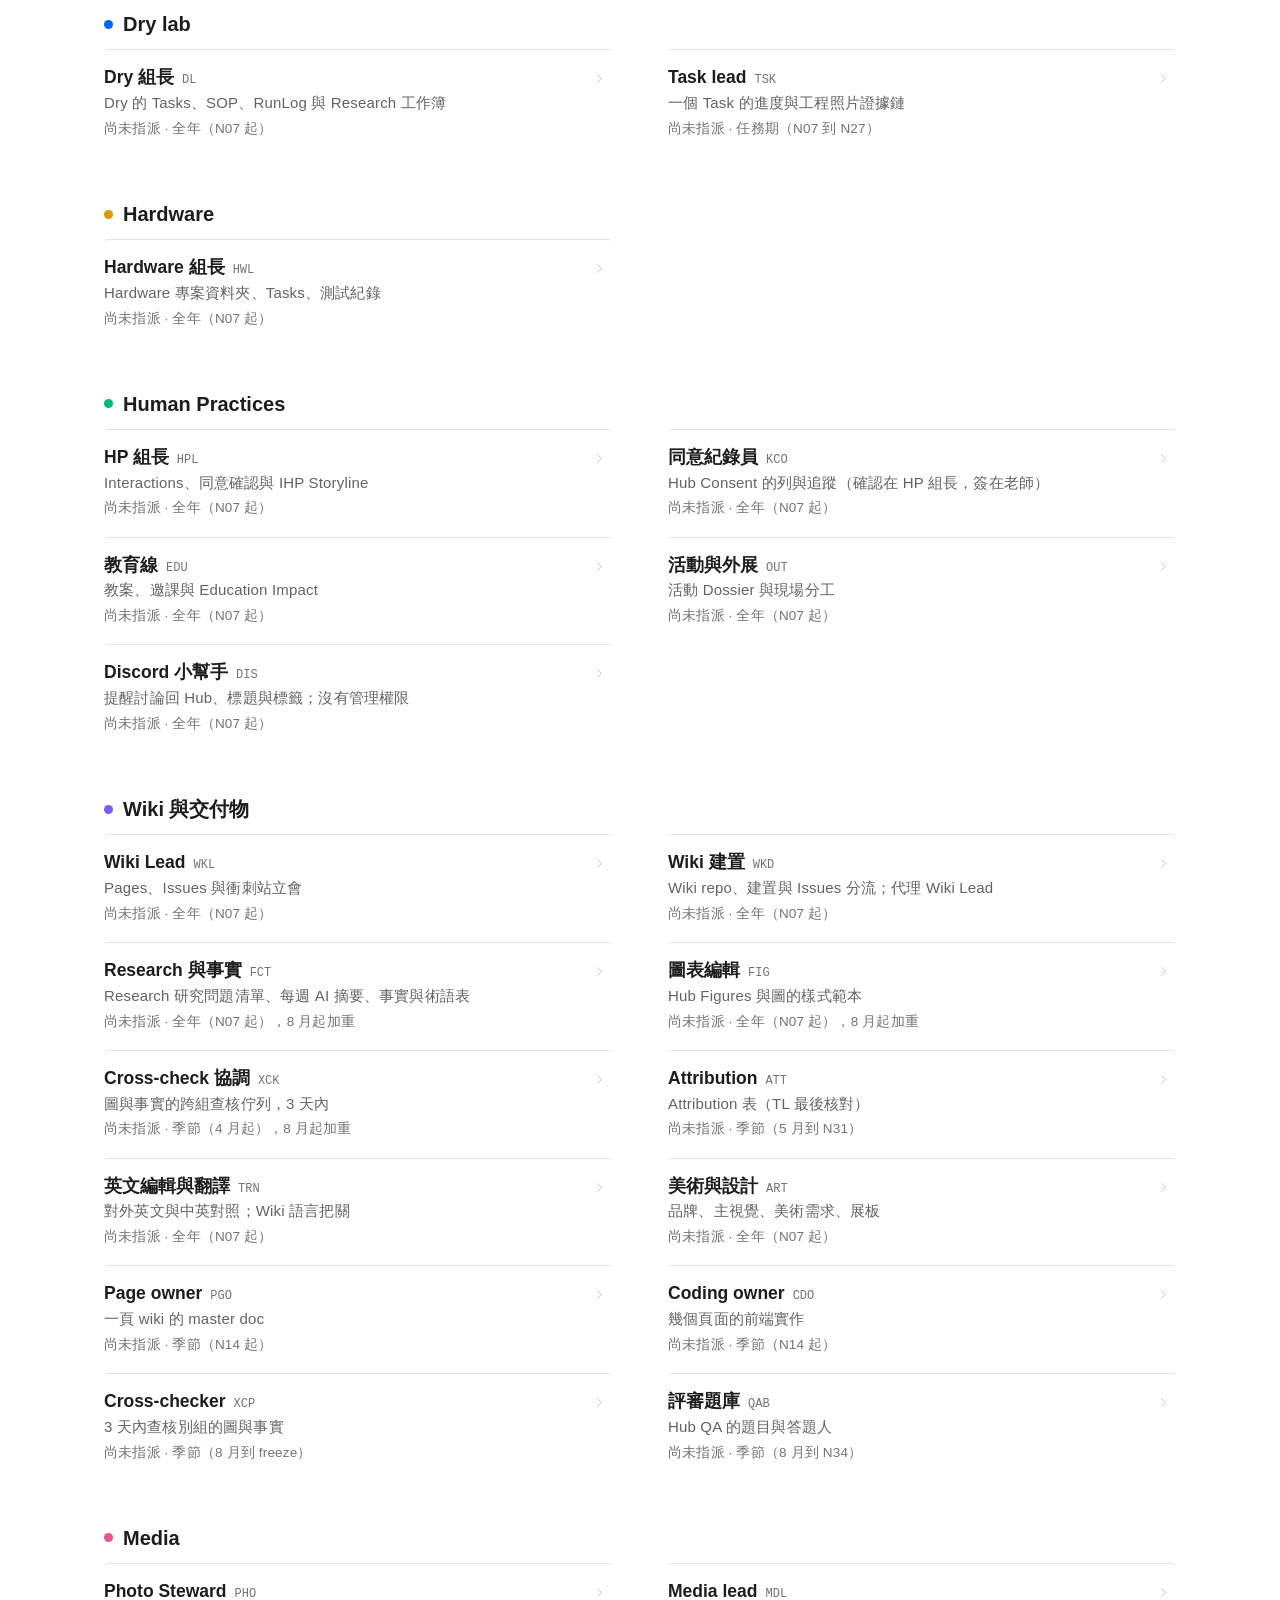
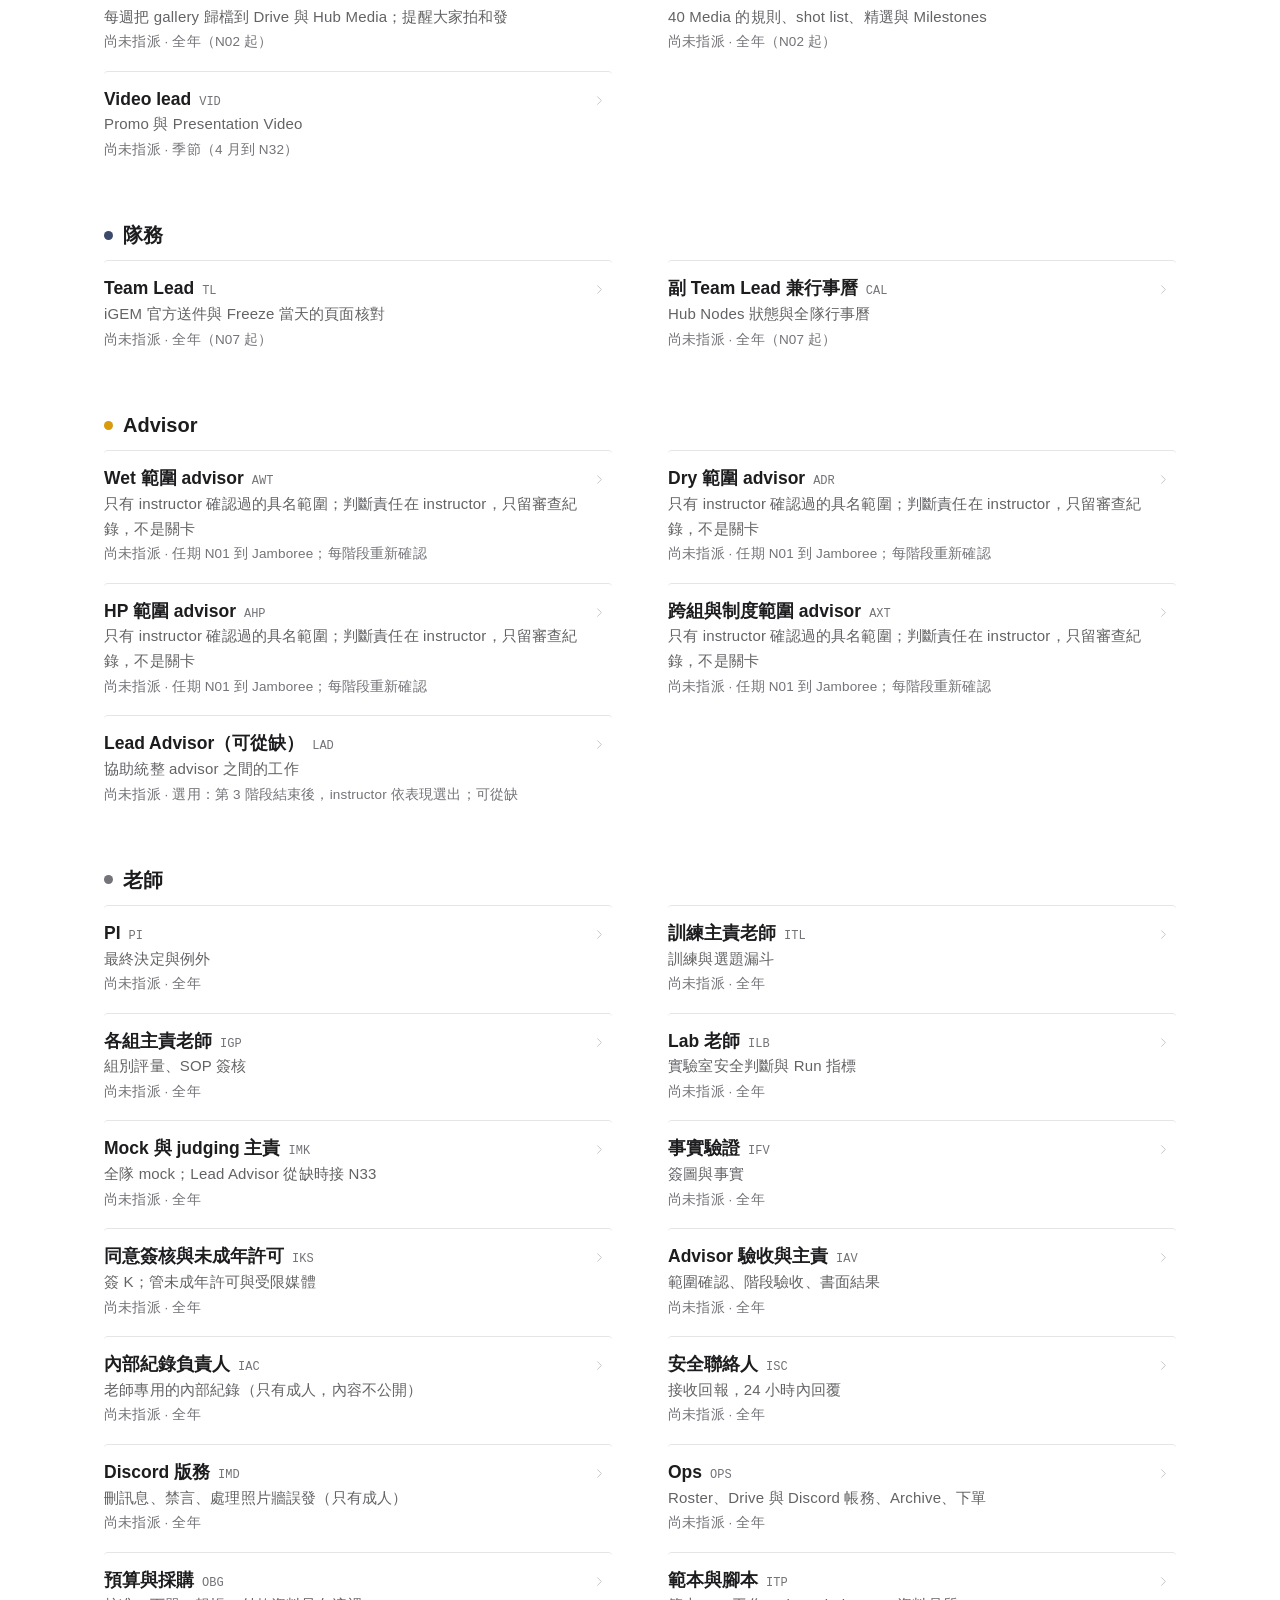
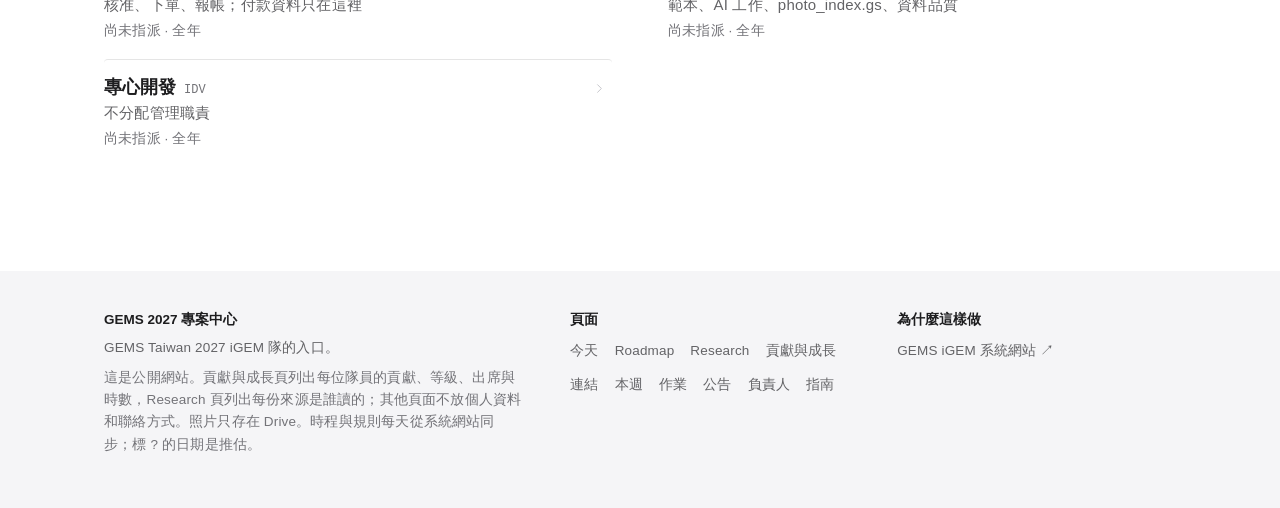
<file: team.html>
<!doctype html>
<html lang="zh-Hant">
<head>
<meta charset="utf-8">
<meta name="viewport" content="width=device-width, initial-scale=1">
<title>負責人 · GEMS 2027 專案中心</title>
<meta name="description" content="Who to ask about what on the GEMS Taiwan 2027 iGEM team, and what each seat owns.">
<meta property="og:title" content="負責人 · GEMS 2027 專案中心">
<meta property="og:description" content="Who to ask about what on the GEMS Taiwan 2027 iGEM team, and what each seat owns.">
<meta property="og:type" content="website">
<link rel="icon" href="data:image/svg+xml,%3Csvg xmlns='http://www.w3.org/2000/svg' viewBox='0 0 32 32'%3E%3Crect width='32' height='32' rx='8' fill='%2300061C'/%3E%3Cpath d='M16 16 8.5 10M16 16l8-5M16 16v9' stroke='%23fff' stroke-opacity='.45' stroke-width='1.5'/%3E%3Ccircle cx='8.5' cy='10' r='3' fill='%232887FF'/%3E%3Ccircle cx='24' cy='11' r='3' fill='%2300D492'/%3E%3Ccircle cx='16' cy='25' r='3' fill='%237C5CFF'/%3E%3Ccircle cx='16' cy='16' r='3.5' fill='%23fff'/%3E%3C/svg%3E">
<link rel="stylesheet" href="assets/hub.css?v=6">
</head>
<body data-page="team">

<header class="nav" id="nav"></header>
<main id="main"><noscript><p style="padding:40px 24px">這個網站需要開啟 JavaScript。This site needs JavaScript.</p></noscript></main>
<footer class="foot" id="foot"></footer>

<script src="data/season.js?v=5"></script>
<script src="data/announcements.js?v=5"></script>
<script src="data/week.js?v=5"></script>
<script src="data/homework.js?v=5"></script>
<script src="data/links.js?v=6"></script>
<script src="data/team.js?v=5"></script>
<script src="data/attributions.js?v=5"></script>
<script src="assets/hub.js?v=8"></script>
</body>
</html>
</file>
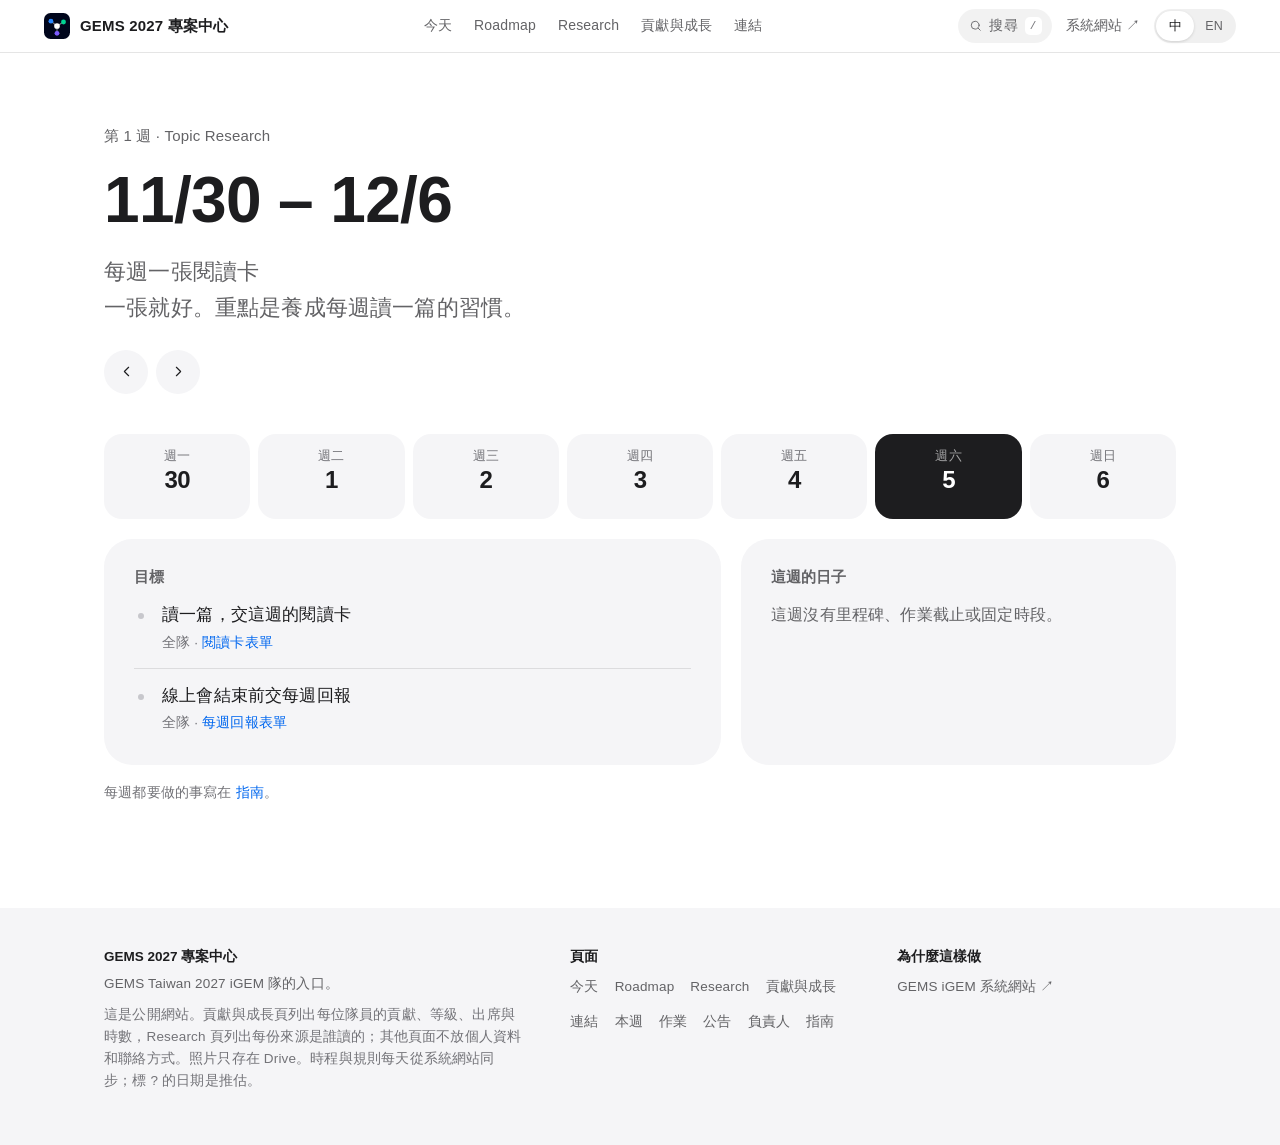
<file: week.html>
<!doctype html>
<html lang="zh-Hant">
<head>
<meta charset="utf-8">
<meta name="viewport" content="width=device-width, initial-scale=1">
<title>本週 · GEMS 2027 專案中心</title>
<meta name="description" content="This week for the GEMS Taiwan 2027 iGEM team: the goals and the dates.">
<meta property="og:title" content="本週 · GEMS 2027 專案中心">
<meta property="og:description" content="This week for the GEMS Taiwan 2027 iGEM team: the goals and the dates.">
<meta property="og:type" content="website">
<link rel="icon" href="data:image/svg+xml,%3Csvg xmlns='http://www.w3.org/2000/svg' viewBox='0 0 32 32'%3E%3Crect width='32' height='32' rx='8' fill='%2300061C'/%3E%3Cpath d='M16 16 8.5 10M16 16l8-5M16 16v9' stroke='%23fff' stroke-opacity='.45' stroke-width='1.5'/%3E%3Ccircle cx='8.5' cy='10' r='3' fill='%232887FF'/%3E%3Ccircle cx='24' cy='11' r='3' fill='%2300D492'/%3E%3Ccircle cx='16' cy='25' r='3' fill='%237C5CFF'/%3E%3Ccircle cx='16' cy='16' r='3.5' fill='%23fff'/%3E%3C/svg%3E">
<link rel="stylesheet" href="assets/hub.css?v=6">
</head>
<body data-page="week">

<header class="nav" id="nav"></header>
<main id="main"><noscript><p style="padding:40px 24px">這個網站需要開啟 JavaScript。This site needs JavaScript.</p></noscript></main>
<footer class="foot" id="foot"></footer>

<script src="data/season.js?v=5"></script>
<script src="data/announcements.js?v=5"></script>
<script src="data/week.js?v=5"></script>
<script src="data/homework.js?v=5"></script>
<script src="data/links.js?v=6"></script>
<script src="data/team.js?v=5"></script>
<script src="data/attributions.js?v=5"></script>
<script src="assets/hub.js?v=8"></script>
</body>
</html>
</file>
<file: assets/hub.css>
/* GEMS 2027 Project Hub.
   White page, soft grey tiles, hairline lists. Colour is kept for dots, key numbers and the one dark tile on Today.
   Three containers only: a tile (.tile), a hairline list (.list, .lks, .ask …) and the timeline (.tl__i). */
:root {
  --navy: #00061C; --navy2: #3B4A6B;
  --blue: #0167EF; --blue2: #2887FF; --sky: #61ABFE;
  --green: #00B87A; --green2: #00D492;
  --violet: #7C5CFF; --amber: #D99A0B; --red: #D93036; --teal: #00A3C4; --pink: #E8548F;
  --ink: #1D1D1F; --ink2: #636366; --ink3: #737378; --ink4: #C7C7CC;
  --bg: #FFFFFF; --tile: #F5F5F7; --tile2: #E8E8ED;
  --line: rgba(0, 0, 0, .1);
  --r: 28px;
  --nav-h: 52px;
  --font: -apple-system, BlinkMacSystemFont, "SF Pro Text", "SF Pro Display", "Helvetica Neue", "PingFang TC", "Noto Sans TC", "Microsoft JhengHei", Arial, sans-serif;
  --mono: ui-monospace, "SF Mono", Menlo, Consolas, monospace;
  color-scheme: light;
}
* { box-sizing: border-box; }
html { scroll-behavior: smooth; scroll-padding-top: calc(var(--nav-h) + 20px); -webkit-text-size-adjust: 100%; }
body { margin: 0; background: var(--bg); color: var(--ink); font: 17px/1.47 var(--font); letter-spacing: -.012em; -webkit-font-smoothing: antialiased; overflow-x: hidden; }
h1, h2, h3, h4, h5, p, ol, ul, dl, dd, figure { margin: 0; padding: 0; }
ol, ul { list-style: none; }
h1, h2, h3, h4 { letter-spacing: -.022em; line-height: 1.15; font-weight: 600; text-wrap: balance; }
p, li { text-wrap: pretty; }
a { color: inherit; text-decoration: none; }
i { font-style: normal; }
button, input { font: inherit; color: inherit; letter-spacing: inherit; }
button { background: none; border: 0; cursor: pointer; text-align: left; padding: 0; }
code, kbd { font-family: var(--mono); font-size: .86em; }
::selection { background: rgba(1, 103, 239, .16); }
:focus-visible { outline: 2px solid var(--blue2); outline-offset: 3px; border-radius: 8px; }
html:lang(zh-Hant) body { letter-spacing: .01em; line-height: 1.65; }
html:lang(zh-Hant) :is(h1, h2, h3, h4) { letter-spacing: 0; line-height: 1.3; }
.wrap { max-width: 1120px; margin: 0 auto; padding: 0 24px; }
.tn { font-variant-numeric: tabular-nums; }
svg.i { width: 1em; height: 1em; flex: none; fill: none; stroke: currentColor; stroke-width: 1.6; stroke-linecap: round; stroke-linejoin: round; }

/* ---------- nav ---------- */
.nav { position: sticky; top: 0; z-index: 50; background: rgba(255, 255, 255, .82); backdrop-filter: saturate(180%) blur(20px); -webkit-backdrop-filter: saturate(180%) blur(20px); box-shadow: 0 1px 0 var(--line); }
.nav__in { max-width: 1240px; margin: 0 auto; height: var(--nav-h); padding: 0 24px; display: flex; align-items: center; gap: 12px; }
.brand { display: flex; align-items: center; gap: 10px; flex: none; }
.brand svg { width: 26px; height: 26px; flex: none; }
.brand b { font-size: 15px; font-weight: 600; white-space: nowrap; }
.nav__links { display: flex; margin: 0 auto; font-size: 14px; min-width: 0; }
.nav__links a { padding: 8px 11px; border-radius: 999px; color: var(--ink2); white-space: nowrap; transition: color .2s; }
.nav__links a:hover { color: var(--ink); }
.nav__links a[aria-current="page"] { color: var(--ink); font-weight: 600; background: rgba(0, 0, 0, .06); }
.nav__act { display: flex; align-items: center; gap: 8px; flex: none; }
.find { display: flex; align-items: center; gap: 7px; height: 34px; padding: 0 10px 0 11px; border-radius: 999px; background: rgba(0, 0, 0, .05); color: var(--ink2); font-size: 13.5px; white-space: nowrap; transition: background .2s, color .2s; }
.find:hover { background: rgba(0, 0, 0, .09); color: var(--ink); }
.find kbd { font-size: 11px; padding: 0 5px; border-radius: 5px; background: #fff; color: var(--ink3); }
.syslink { font-size: 13.5px; color: var(--ink2); padding: 0 6px; white-space: nowrap; }
.syslink:hover { color: var(--ink); }
.lang { display: flex; background: rgba(0, 0, 0, .06); border-radius: 999px; padding: 2px; flex: none; }
.lang button { font-size: 12.5px; font-weight: 500; height: 30px; padding: 0 11px; border-radius: 999px; color: var(--ink2); min-width: 38px; text-align: center; }
.lang button[aria-pressed="true"] { background: #fff; color: var(--ink); box-shadow: 0 1px 3px rgba(0, 0, 0, .14); }
@media (max-width: 1100px) {
  :root { --nav-h: 96px; }
  .nav__in { flex-wrap: wrap; align-content: center; gap: 2px 10px; padding: 0 18px; }
  .brand { flex: 1; }
  .nav__links { order: 3; flex: 0 0 calc(100% + 36px); margin: 0 -18px; padding: 0 8px 2px; overflow-x: auto; scrollbar-width: none; }
  .nav__links::-webkit-scrollbar { display: none; }
}
@media (max-width: 560px) {
  .nav__in { padding: 0 14px; }
  .nav__links { flex-basis: calc(100% + 28px); margin: 0 -14px; padding: 0 4px 2px; }
  .find span, .find kbd, .syslink { display: none; }
  .find { width: 34px; padding: 0; justify-content: center; }
  .brand b { font-size: 14.5px; }
}

/* ---------- type and layout ---------- */
.ph { padding: 72px 0 24px; }
.eyebrow { font-size: 15px; font-weight: 500; color: var(--ink2); margin-bottom: 14px; }
.h1 { font-size: clamp(36px, 6vw, 64px); font-weight: 700; letter-spacing: -.035em; line-height: 1.06; }
html:lang(zh-Hant) .h1 { letter-spacing: -.01em; line-height: 1.18; }
.h1 b { color: var(--blue); }
.lede { font-size: clamp(18px, 2vw, 22px); line-height: 1.45; color: var(--ink2); margin-top: 16px; }
html:lang(zh-Hant) .lede { line-height: 1.62; }
.sec { padding: 40px 0; }
.sec--first { padding-top: 16px; }
.sec:last-child, .gsec:last-child { padding-bottom: 104px; }
.h2 { font-size: clamp(24px, 3vw, 32px); font-weight: 700; letter-spacing: -.028em; }
.h2--gap { margin-top: 80px; }
.sub { color: var(--ink2); font-size: 16.5px; margin-top: 8px; }
.h2row { display: flex; flex-wrap: wrap; align-items: baseline; justify-content: space-between; gap: 6px 20px; }
.h2 + *, .sub + *, .h2row + * { margin-top: 24px; }
.h2 + .sub, .h2row + .sub { margin-top: 8px; }
.more { display: inline-flex; align-items: center; gap: 4px; font-size: 15px; color: var(--blue); white-space: nowrap; }
.more:hover, .note a:hover, .sub a:hover, small a:hover, dd a:hover { text-decoration: underline; text-underline-offset: 3px; }
.note a, .sub a, small a, dd a, .more a { color: var(--blue); }
.muted { color: var(--ink3); }
.note { font-size: 14px; color: var(--ink3); margin-top: 16px; }
.empty { color: var(--ink2); font-size: 16px; }
.tile--dark .empty { color: rgba(255, 255, 255, .72); }
.k { font-size: 13.5px; font-weight: 600; color: var(--ink3); margin: 18px 0 10px; }
.skip { position: absolute; left: 12px; top: -60px; z-index: 60; padding: 10px 16px; border-radius: 999px; background: var(--ink); color: #fff; font-size: 14.5px; }
.skip:focus { top: 8px; }
.warn { margin-top: 20px; padding: 14px 20px; border-radius: 18px; background: var(--tile); font-size: 14.5px; color: var(--ink); }
.warn::before { content: ""; display: inline-block; width: 7px; height: 7px; border-radius: 50%; background: var(--red); margin-right: 9px; vertical-align: 1px; }
.grid { display: grid; grid-template-columns: repeat(12, minmax(0, 1fr)); gap: 20px; }
.c5 { grid-column: span 5; } .c7 { grid-column: span 7; } .c12 { grid-column: span 12; }
.cols { display: grid; grid-template-columns: minmax(0, 7fr) minmax(0, 5fr); gap: 20px; align-items: start; }
.cols > div { display: grid; gap: 20px; min-width: 0; }
@media (max-width: 900px) { .c5, .c7 { grid-column: span 12; } .cols { grid-template-columns: minmax(0, 1fr); } .grid, .cols, .cols > div { gap: 14px; } }
@media (max-width: 640px) { .wrap { padding: 0 20px; } .ph { padding: 44px 0 20px; } .sec { padding: 32px 0; } .sec--first { padding-top: 12px; } }

/* A tile is the one box: soft grey, no border, no shadow. */
.tile { background: var(--tile); border-radius: var(--r); padding: 28px 30px 30px; min-width: 0; }
.th { display: flex; flex-wrap: wrap; align-items: baseline; justify-content: space-between; gap: 2px 12px; margin-bottom: 16px; }
.th h2 { font-size: 15px; font-weight: 600; color: var(--ink2); letter-spacing: 0; }
.th .more { font-size: 14px; }
@media (max-width: 640px) { .tile { padding: 22px 20px 24px; border-radius: 24px; } }

/* A hairline list is the other container. */
.list > li { padding: 14px 0; border-top: 1px solid var(--line); min-width: 0; }
.list > li:first-child { border-top: 0; padding-top: 0; }
.list > li:last-child { padding-bottom: 0; }
.list h3 { font-size: 17px; font-weight: 600; line-height: 1.4; letter-spacing: -.012em; }
.list p { font-size: 15px; color: var(--ink2); margin-top: 3px; }
.list p b { font-weight: 600; color: var(--ink); }
.list small { display: block; font-size: 13.5px; color: var(--ink3); margin-top: 3px; }
.list code { display: block; font-size: 12.5px; color: var(--ink3); margin-top: 4px; word-break: break-word; }
.list--date > li { display: grid; grid-template-columns: 58px minmax(0, 1fr); gap: 0 10px; align-items: baseline; }
.list--date time { font-size: 14px; color: var(--ink3); font-variant-numeric: tabular-nums; white-space: nowrap; }
.list--date time.is-soon { color: var(--red); font-weight: 600; }
.list--date a, .list--date span { font-size: 16.5px; font-weight: 600; line-height: 1.4; }
.list--date a:hover { color: var(--blue); }
.list--cols { display: grid; grid-template-columns: 1fr 1fr; gap: 0 56px; }
.list--cols > li, .list--cols > li:first-child { border-top: 1px solid var(--line); padding: 16px 0 18px; }
@media (max-width: 860px) { .list--cols { grid-template-columns: 1fr; } }
.goals > li { display: grid; grid-template-columns: 18px minmax(0, 1fr); gap: 10px; }
.goals > li > i { width: 6px; height: 6px; border-radius: 50%; background: var(--ink4); margin: .62em 0 0 4px; }
.goals > li > svg { font-size: 17px; color: var(--green); margin-top: .28em; stroke-width: 2.2; }
.goals p { font-size: 17px; line-height: 1.45; color: var(--ink); margin: 0; }
html:lang(zh-Hant) .goals p { line-height: 1.55; }
.goals .is-done p { color: var(--ink3); }

/* ---------- Today ---------- */
.tile--dark { background: var(--navy); color: #fff; background-image: radial-gradient(90% 70% at 100% 0%, rgba(1, 103, 239, .5), transparent 62%), radial-gradient(70% 60% at 0% 100%, rgba(0, 184, 122, .26), transparent 62%); }
.tile--dark .th h2 { color: rgba(255, 255, 255, .62); }
.next__n { display: flex; align-items: baseline; gap: 10px; }
.next__n b { font-size: clamp(76px, 10vw, 112px); font-weight: 700; letter-spacing: -.05em; line-height: .95; }
.next__n span { font-size: 18px; font-weight: 500; color: rgba(255, 255, 255, .7); }
.next h3 { font-size: 26px; font-weight: 700; margin-top: 14px; }
.next__d { font-size: 15px; color: rgba(255, 255, 255, .66); margin-top: 6px; }
.next__pass { margin-top: 18px; font-size: 15px; line-height: 1.5; color: rgba(255, 255, 255, .9); }
.next__pass span { display: block; font-size: 12.5px; color: rgba(255, 255, 255, .55); margin-bottom: 2px; }
.next .list { margin-top: 22px; padding-top: 16px; border-top: 1px solid rgba(255, 255, 255, .16); }
.next .list > li { border-color: rgba(255, 255, 255, .14); padding: 11px 0; }
.next .list > li:first-child { padding-top: 0; }
.next .list time { color: rgba(255, 255, 255, .5); }
.next .list a { font-size: 15px; font-weight: 500; color: rgba(255, 255, 255, .92); }
.next .list a:hover, .next .more { color: var(--sky); }
.next .more { margin-top: 18px; }

/* links: one row pattern on Today and on the Links page */
.lks { display: grid; grid-template-columns: 1fr 1fr; gap: 0 56px; }
.lks--3 { grid-template-columns: repeat(3, minmax(0, 1fr)); gap: 0 40px; }
@media (max-width: 960px) { .lks--3 { grid-template-columns: 1fr 1fr; } }
@media (max-width: 720px) { .lks, .lks--3 { grid-template-columns: 1fr; } }
.lk { display: grid; grid-template-columns: 20px minmax(0, 1fr) auto; gap: 12px; align-items: start; padding: 14px 0; border-top: 1px solid var(--line); scroll-margin-top: calc(var(--nav-h) + 24px); border-radius: 4px; }
.lk > svg { font-size: 18px; color: var(--ink3); margin-top: 4px; }
.lk__main { min-width: 0; display: block; }
.lk__main b { display: block; font-size: 16.5px; font-weight: 600; line-height: 1.4; transition: color .2s; }
a.lk__main:hover b { color: var(--blue); }
.lk__main small { display: block; font-size: 14.5px; color: var(--ink2); line-height: 1.5; margin-top: 1px; }
.lk__main em { display: block; font-style: normal; font-size: 12.5px; color: var(--ink3); margin-top: 3px; }
.lk.is-soon b { color: var(--ink2); }
.lk > button { width: 40px; height: 40px; margin: -6px -10px -6px 0; border-radius: 50%; display: grid; place-items: center; font-size: 16px; color: var(--ink4); transition: background .2s, color .2s; }
.lk > button:hover { background: var(--tile); color: var(--ink); }
.lk > button[aria-pressed="true"] { color: var(--amber); }
.lk > button[aria-pressed="true"] svg { fill: currentColor; }

/* ---------- year ribbon ---------- */
.rb { background: var(--tile); border-radius: var(--r); padding: 26px 30px 22px; overflow-x: auto; scrollbar-width: thin; }
.rb__in { position: relative; height: 124px; }
.rb__months span { position: absolute; top: 0; height: 100%; padding-left: 6px; font-size: 12px; color: var(--ink3); border-left: 1px solid rgba(0, 0, 0, .07); }
.rb__bands { position: absolute; left: 0; right: 0; top: 28px; height: 24px; }
.rb__band { position: absolute; top: 0; height: 100%; border-radius: 999px; background: #fff; color: var(--ink2); font-size: 11.5px; font-weight: 500; line-height: 24px; padding: 0 10px; overflow: hidden; white-space: nowrap; text-overflow: ellipsis; }
.rb__band.is-now { background: var(--ink); color: #fff; }
.rb__row { position: absolute; left: 0; right: 0; height: 18px; }
.rb__row--a { top: 68px; } .rb__row--b { top: 96px; }
.rb__row::before { content: ""; position: absolute; left: 0; right: 0; top: 8px; height: 1px; background: rgba(0, 0, 0, .09); }
.rb__dot { position: absolute; top: 4px; width: 9px; height: 9px; margin-left: -4.5px; border-radius: 50%; background: var(--c); box-shadow: 0 0 0 3px var(--tile); transition: transform .15s; }
.rb__dot::after { content: ""; position: absolute; inset: -8px; }
.rb__dot:hover { transform: scale(1.6); z-index: 2; }
.rb__dot.is-past { background: var(--ink4); }
.rb__dot.is-next { box-shadow: 0 0 0 3px var(--tile), 0 0 0 5px var(--c); }
.rb__dot.is-dim { opacity: .18; }
.rb__today { position: absolute; top: 22px; bottom: 0; width: 1.5px; margin-left: -.75px; background: var(--ink); z-index: 3; pointer-events: none; }
.rb__today span { position: absolute; top: -21px; left: 50%; transform: translateX(-50%); font-size: 11px; font-weight: 600; color: #fff; background: var(--ink); white-space: nowrap; padding: 1px 7px; border-radius: 999px; }
.legend { display: flex; flex-wrap: wrap; gap: 6px 20px; margin-top: 14px; font-size: 13.5px; color: var(--ink2); }
.legend i { display: inline-block; width: 7px; height: 7px; border-radius: 50%; background: var(--c); margin-right: 7px; vertical-align: 1px; }
@media (max-width: 640px) { .rb { padding: 22px 20px 18px; border-radius: 24px; } }

/* ---------- controls ---------- */
.btn { display: inline-flex; align-items: center; height: 44px; padding: 0 22px; border-radius: 999px; font-size: 16px; font-weight: 500; color: #fff; background: var(--ink); white-space: nowrap; transition: background .2s; }
.btn:hover { background: var(--blue); }
.btn--ghost { color: var(--ink); background: none; box-shadow: inset 0 0 0 1px var(--ink4); }
.btn--ghost:hover { background: var(--ink); color: #fff; box-shadow: none; }
.btn--s { height: 40px; padding: 0 16px; font-size: 14.5px; }
.seg { display: inline-flex; flex-wrap: wrap; gap: 6px; }
.seg button { height: 38px; padding: 0 15px; border-radius: 999px; font-size: 14.5px; color: var(--ink2); background: var(--tile); display: inline-flex; align-items: center; gap: 7px; white-space: nowrap; transition: background .2s, color .2s; }
.seg button:hover { background: var(--tile2); color: var(--ink); }
.seg button[aria-pressed="true"] { background: var(--ink); color: #fff; }
.seg button i { width: 7px; height: 7px; border-radius: 50%; background: var(--c, var(--ink3)); }
.bar { display: flex; flex-wrap: wrap; align-items: center; gap: 12px 16px; }
.bar__gap { flex: 1; }
.bar + * { margin-top: 28px; }
.q { flex: 1; min-width: 220px; max-width: 380px; height: 42px; padding: 0 18px; border-radius: 999px; border: 0; background: var(--tile); font-size: 16px; transition: box-shadow .2s, background .2s; }
.q::placeholder { color: var(--ink3); }
.q:focus { outline: none; background: #fff; box-shadow: 0 0 0 2px var(--blue2); }
details.past { margin: 0 0 36px; }
details.past > summary { display: inline-flex; align-items: center; gap: 8px; height: 38px; padding: 0 16px; border-radius: 999px; background: var(--tile); font-size: 14.5px; color: var(--ink2); cursor: pointer; list-style: none; transition: background .2s; }
details.past > summary::-webkit-details-marker { display: none; }
details.past > summary::after { content: ""; width: 6px; height: 6px; border-right: 1.5px solid; border-bottom: 1.5px solid; transform: rotate(45deg) translate(-1px, -1px); }
details.past[open] > summary::after { transform: rotate(225deg) translate(-1px, -1px); }
details.past > summary:hover { background: var(--tile2); color: var(--ink); }
details.past > summary + * { margin-top: 28px; }
.hws + details.past { margin: 36px 0 0; }
.flash { animation: flash 1.8s ease; }
@keyframes flash { 0%, 35% { box-shadow: 0 0 0 3px rgba(1, 103, 239, .55); } 100% { box-shadow: 0 0 0 3px rgba(1, 103, 239, 0); } }

/* ---------- This week ---------- */
.wknav { display: flex; flex-wrap: wrap; align-items: center; gap: 8px; margin-top: 24px; }
.rnd { width: 44px; height: 44px; border-radius: 50%; background: var(--tile); display: grid; place-items: center; font-size: 17px; transition: background .2s; }
.rnd:hover { background: var(--tile2); }
.strip { display: grid; grid-template-columns: repeat(7, minmax(0, 1fr)); gap: 8px; }
.sday { padding: 12px 4px 10px; border-radius: 18px; background: var(--tile); text-align: center; min-width: 0; }
.sday span { display: block; font-size: 12.5px; color: var(--ink3); }
.sday b { display: block; font-size: 24px; font-weight: 700; letter-spacing: -.03em; line-height: 1.2; }
.sday p { height: 8px; display: flex; justify-content: center; gap: 4px; margin-top: 6px; }
.sday p i { width: 7px; height: 7px; border-radius: 50%; background: var(--c); }
.sday.is-off b { color: var(--ink3); }
.sday.is-today { background: var(--ink); color: #fff; }
.sday.is-today span { color: rgba(255, 255, 255, .6); }
@media (max-width: 560px) { .strip { gap: 4px; } .sday { border-radius: 14px; padding: 10px 2px 8px; } .sday b { font-size: 19px; } .sday span { font-size: 11.5px; } }

/* ---------- Milestones: a timeline, not a stack of boxes ---------- */
.tlm { margin-top: 48px; }
.tlm:first-child { margin-top: 0; }
.tlm > h3 { font-size: 20px; font-weight: 700; padding-bottom: 12px; border-bottom: 1px solid var(--line); }
.tl__i { position: relative; display: grid; grid-template-columns: 136px minmax(0, 1fr); gap: 0 52px; padding: 24px 0; scroll-margin-top: calc(var(--nav-h) + 24px); border-radius: 22px; }
.tl__i::after { content: ""; position: absolute; left: 161.5px; top: 0; bottom: 0; width: 1px; background: var(--line); }
.tl__i:first-child::after { top: 32px; }
.tl__i:last-child::after { bottom: calc(100% - 32px); }
.tl__i:only-child::after { display: none; }
.tl__when { text-align: right; }
.tl__when time { display: block; font-size: 17px; font-weight: 600; line-height: 1.35; font-variant-numeric: tabular-nums; }
.tl__when small { display: block; font-size: 13.5px; color: var(--ink3); margin-top: 2px; }
.tl__body { position: relative; min-width: 0; }
.tl__body::before { content: ""; position: absolute; left: -31px; top: 8px; width: 9px; height: 9px; border-radius: 50%; background: var(--c); box-shadow: 0 0 0 5px #fff; z-index: 1; }
.tl__k { display: flex; flex-wrap: wrap; align-items: center; gap: 2px 12px; font-size: 13.5px; color: var(--ink3); margin-bottom: 4px; }
.tl__k b { font-weight: 600; color: var(--ink); }
.nid { font-family: var(--mono); font-size: 12px; color: var(--ink3); }
.tl__i h4 { font-size: 21px; font-weight: 600; }
.tl__i p { font-size: 16px; color: var(--ink2); margin-top: 8px; }
.tl__i p b { font-weight: 600; color: var(--ink); margin-right: 8px; }
.tl__i .tl__k { margin-top: 0; font-size: 13.5px; }
.tl__i .tl__who { font-size: 14.5px; color: var(--ink3); }
.tl__i.is-past { opacity: .55; }
.tl__i.is-next .tl__body::before { box-shadow: 0 0 0 5px #fff, 0 0 0 7px var(--c); }
.tl__i.is-next h4 { font-size: 26px; font-weight: 700; }
@media (max-width: 720px) {
  .tl__i { grid-template-columns: 1fr; padding: 18px 0 18px 26px; }
  .tl__i::after { left: 4px; }
  .tl__when { text-align: left; display: flex; gap: 10px; align-items: baseline; margin-bottom: 4px; }
  .tl__body::before { left: -26px; top: -19px; }
}
.cal__h { display: flex; align-items: center; justify-content: space-between; gap: 10px; margin-bottom: 18px; }
.cal__h h3 { font-size: 26px; font-weight: 700; }
.cal__h div { display: flex; gap: 6px; }
.cal__h button { width: 40px; height: 40px; border-radius: 50%; background: var(--tile); display: grid; place-items: center; font-size: 15px; transition: background .2s; }
.cal__h button.txt { width: auto; padding: 0 16px; font-size: 14.5px; border-radius: 999px; }
.cal__h button:hover { background: var(--tile2); }
.cal__g { display: grid; grid-template-columns: repeat(7, minmax(0, 1fr)); border-top: 1px solid var(--line); }
.cal__w { font-size: 12.5px; font-weight: 500; color: var(--ink3); padding: 10px 8px; }
.cal__d { min-height: 108px; padding: 8px 8px 10px; min-width: 0; border-top: 1px solid var(--line); }
.cal__d.is-out > b { color: var(--ink4); }
.cal__d.is-shade { background: var(--tile); }
.cal__d > b { display: inline-grid; place-items: center; min-width: 28px; height: 28px; padding: 0 5px; border-radius: 999px; font-size: 15px; font-weight: 500; margin: 0 0 4px -4px; font-variant-numeric: tabular-nums; }
.cal__d.is-today > b { background: var(--ink); color: #fff; font-weight: 600; }
.ev { display: block; position: relative; padding: 2px 0 2px 13px; font-size: 12px; font-weight: 500; line-height: 1.35; color: var(--ink); overflow: hidden; white-space: nowrap; text-overflow: ellipsis; }
.ev::before { content: ""; position: absolute; left: 0; top: .55em; width: 6px; height: 6px; border-radius: 50%; background: var(--c); }
a.ev:hover { color: var(--blue); }
span.ev { color: var(--ink3); font-weight: 400; }
.band { display: block; font-size: 11.5px; color: var(--ink3); margin-top: 4px; }
@media (max-width: 700px) { .cal__d { min-height: 60px; padding: 4px; display: flex; flex-wrap: wrap; align-content: flex-start; align-items: center; gap: 2px; } .cal__d > b { margin-left: 0; font-size: 13px; min-width: 24px; height: 24px; } .ev { font-size: 0; padding: 0; width: 7px; height: 7px; flex: none; } .ev::before { top: 0; } .band { display: none; } .cal__w { padding: 8px 4px; } }

/* ---------- Homework ---------- */
.hws { display: grid; gap: 14px; }
.hw { display: grid; grid-template-columns: 84px minmax(0, 1fr); gap: 20px 32px; scroll-margin-top: calc(var(--nav-h) + 24px); }
.hw__date { text-align: center; }
.hw__date b { display: block; font-size: 52px; font-weight: 700; letter-spacing: -.045em; line-height: 1; }
.hw__date span { display: block; font-size: 14.5px; font-weight: 600; margin-top: 4px; }
.hw__date small { display: block; font-size: 13.5px; color: var(--ink3); }
.hw__k { display: flex; flex-wrap: wrap; gap: 2px 10px; font-size: 13.5px; color: var(--ink3); margin-bottom: 4px; }
.hw__k span + span::before { content: "·"; margin-right: 10px; color: var(--ink4); }
.hw__k span:first-child { font-weight: 600; color: var(--ink); }
.hw h3 { font-size: 24px; font-weight: 700; }
.hw__body > p:not(.hw__k) { font-size: 16.5px; color: var(--ink2); margin-top: 8px; }
.hw dl { display: grid; grid-template-columns: auto 1fr; gap: 8px 20px; font-size: 15px; margin-top: 18px; padding-top: 16px; border-top: 1px solid var(--line); }
.hw dt { color: var(--ink3); white-space: nowrap; }
.hw dd { min-width: 0; }
.hw__done { display: inline-flex; align-items: center; gap: 9px; height: 44px; padding: 0 18px 0 14px; margin-top: 20px; border-radius: 999px; font-size: 15px; font-weight: 500; cursor: pointer; background: #fff; transition: background .2s, color .2s; }
.hw__done input { appearance: none; -webkit-appearance: none; width: 18px; height: 18px; margin: 0; border-radius: 50%; box-shadow: inset 0 0 0 1.5px var(--ink4); display: grid; place-items: center; }
.hw__done input:checked { background: #fff; box-shadow: none; }
.hw__done input:checked::after { content: ""; width: 8px; height: 5px; border-left: 2px solid var(--green); border-bottom: 2px solid var(--green); transform: rotate(-45deg) translate(1px, -1px); }
.hw.is-ticked .hw__done { background: var(--green); color: #fff; }
.hw.is-closed .hw__date, .hw.is-closed h3, .hw.is-closed .hw__body > p { opacity: .55; }
@media (max-width: 640px) {
  .hw { grid-template-columns: 1fr; gap: 12px; }
  .hw__date { display: flex; align-items: baseline; gap: 8px; text-align: left; }
  .hw__date b { font-size: 34px; }
  .hw__date span { margin: 0; }
  .hw h3 { font-size: 22px; }
}

/* ---------- News ---------- */
.feed > li { display: grid; grid-template-columns: 150px minmax(0, 1fr); gap: 0 28px; padding: 28px 0; border-top: 1px solid var(--line); scroll-margin-top: calc(var(--nav-h) + 24px); }
.feed time { font-size: 15px; color: var(--ink3); padding-top: 3px; font-variant-numeric: tabular-nums; }
.feed h3 { font-size: 21px; font-weight: 600; line-height: 1.3; }
html:lang(zh-Hant) .feed h3 { line-height: 1.45; }
.feed p { font-size: 16.5px; color: var(--ink2); margin-top: 6px; }
.feed .feed__k { display: flex; flex-wrap: wrap; align-items: center; gap: 2px 12px; font-size: 13.5px; color: var(--ink3); margin-top: 10px; }
.feed__k .more { font-size: 13.5px; }
.feed > li.is-pin { background: var(--tile); border-radius: var(--r); border: 0; padding: 28px 30px; margin-bottom: 14px; }
.feed > li.is-pin + li:not(.is-pin) { border-top: 0; }
@media (max-width: 720px) { .feed > li { grid-template-columns: 1fr; gap: 4px; padding: 22px 0; } .feed > li.is-pin { padding: 22px 20px; border-radius: 24px; } }

/* ---------- Owners ---------- */
.ask { display: grid; grid-template-columns: repeat(3, minmax(0, 1fr)); gap: 0 40px; }
.ask li { padding: 16px 0 18px; border-top: 1px solid var(--line); }
.ask h3 { font-size: 17px; font-weight: 600; line-height: 1.4; letter-spacing: -.012em; }
.ask p { font-size: 15px; color: var(--ink2); margin-top: 4px; }
@media (max-width: 900px) { .ask { grid-template-columns: 1fr 1fr; } }
@media (max-width: 580px) { .ask { grid-template-columns: 1fr; } }
.grp { margin-top: 44px; }
.grp > h3 { font-size: 20px; font-weight: 700; display: flex; align-items: center; gap: 10px; padding-bottom: 12px; }
.grp > h3 i { width: 9px; height: 9px; border-radius: 50%; background: var(--c); }
.seats { display: grid; grid-template-columns: 1fr 1fr; gap: 0 56px; align-items: start; }
@media (max-width: 860px) { .seats { grid-template-columns: 1fr; } }
.sc { border-top: 1px solid var(--line); scroll-margin-top: calc(var(--nav-h) + 24px); border-radius: 4px; }
.sc > summary, .sc__s { list-style: none; padding: 16px 0 17px; display: grid; grid-template-columns: minmax(0, 1fr) 20px; gap: 2px 10px; }
.sc > summary { cursor: pointer; }
.sc > summary::-webkit-details-marker { display: none; }
.sc :is(summary, .sc__s) > * { grid-column: 1; }
.sc h4 { font-size: 17.5px; font-weight: 600; line-height: 1.35; transition: color .2s; }
.sc h4 code { font-size: 12px; font-weight: 500; color: var(--ink3); margin-left: 8px; }
.sc summary:hover h4 { color: var(--blue); }
.sc > summary > svg.i { grid-column: 2; grid-row: 1; color: var(--ink4); font-size: 15px; margin-top: 5px; transition: transform .25s; }
.sc[open] > summary > svg.i { transform: rotate(90deg); }
.sc :is(summary, .sc__s) p { font-size: 15px; color: var(--ink2); }
.sc :is(summary, .sc__s) small { font-size: 13.5px; color: var(--ink3); }
.sc__b { padding: 0 0 22px; font-size: 15px; }
.sc__b h5 { font-size: 13px; font-weight: 600; color: var(--ink3); margin: 10px 0 4px; }
.sc__b li { padding-left: 16px; position: relative; }
.sc__b li::before { content: ""; position: absolute; left: 2px; top: .7em; width: 4px; height: 4px; border-radius: 50%; background: var(--ink4); }
.sc__b a { color: var(--blue); }

/* ---------- Attributions ---------- */
.steps { display: grid; grid-template-columns: repeat(3, minmax(0, 1fr)); gap: 0 40px; counter-reset: s; }
.steps li { counter-increment: s; padding: 16px 0 20px; border-top: 1px solid var(--ink); }
.steps li::before { content: counter(s); display: block; font-size: 13.5px; font-weight: 600; color: var(--ink3); margin-bottom: 14px; }
.steps h3 { font-size: 20px; font-weight: 600; line-height: 1.3; }
.steps p { font-size: 15.5px; color: var(--ink2); margin-top: 6px; }
@media (max-width: 760px) { .steps { grid-template-columns: 1fr; } }
.out { display: grid; grid-template-columns: repeat(3, minmax(0, 1fr)); gap: 0 40px; }
.out > li { padding: 16px 0 20px; border-top: 1px solid var(--line); }
.out h3 { font-size: 17.5px; font-weight: 600; }
.out p { font-size: 15px; color: var(--ink2); margin-top: 4px; }
.out ul { margin-top: 12px; }
.out ul li { padding: 8px 0; border-top: 1px solid var(--line); font-size: 15px; }
.out ul li b { font-weight: 600; }
@media (max-width: 860px) { .out { grid-template-columns: 1fr; } }

/* ---------- Links ---------- */
.lg { margin-top: 48px; scroll-margin-top: calc(var(--nav-h) + 24px); }
.lg__h { display: flex; flex-wrap: wrap; align-items: baseline; gap: 2px 16px; padding-bottom: 12px; }
.lg__h h2 { font-size: 20px; font-weight: 700; }
.lg__h p { font-size: 14.5px; color: var(--ink3); }

/* ---------- Guide ---------- */
.subnav { position: sticky; top: var(--nav-h); z-index: 40; background: rgba(255, 255, 255, .86); backdrop-filter: saturate(180%) blur(16px); -webkit-backdrop-filter: saturate(180%) blur(16px); box-shadow: 0 1px 0 var(--line); margin-top: 8px; }
.subnav div { max-width: 1120px; margin: 0 auto; padding: 0 13px; display: flex; height: 46px; align-items: center; overflow-x: auto; scrollbar-width: none; font-size: 14.5px; }
.subnav div::-webkit-scrollbar { display: none; }
.subnav a { padding: 8px 11px; color: var(--ink2); white-space: nowrap; transition: color .2s; }
.subnav a:hover { color: var(--ink); }
.gsec { padding: 64px 0 0; scroll-margin-top: calc(var(--nav-h) + 46px); }
.rules { display: grid; grid-template-columns: 1fr 1fr; gap: 0 56px; counter-reset: r; }
.rules li { counter-increment: r; display: grid; grid-template-columns: 44px minmax(0, 1fr); gap: 0 8px; align-content: start; padding: 18px 0 20px; border-top: 1px solid var(--line); }
.rules li::before { content: counter(r); grid-row: span 3; font-size: 34px; font-weight: 700; letter-spacing: -.04em; line-height: 1.05; color: var(--ink4); font-variant-numeric: tabular-nums; }
.rules li > * { grid-column: 2; }
.rules h3 { font-size: 19px; font-weight: 600; }
.rules p { font-size: 15.5px; color: var(--ink2); margin-top: 4px; }
.rules small { font-size: 13.5px; color: var(--ink3); margin-top: 6px; }
@media (max-width: 860px) { .rules { grid-template-columns: 1fr; } }
.chains { display: grid; gap: 10px; margin-bottom: 28px; }
.chains p { display: flex; flex-wrap: wrap; align-items: center; gap: 8px 10px; font-size: 15px; }
.chains b { font-size: 14px; font-weight: 600; min-width: 84px; }
.chains code { padding: 4px 10px; border-radius: 999px; background: var(--tile); color: var(--ink); max-width: 100%; overflow-wrap: anywhere; }
.chains span { color: var(--ink4); }
.ids { display: grid; grid-template-columns: 1fr 1fr; gap: 0 56px; }
.ids li { display: grid; grid-template-columns: 44px minmax(0, 1fr); gap: 0 8px; padding: 13px 0 14px; border-top: 1px solid var(--line); }
.ids li > code { grid-row: span 2; font-size: 16px; font-weight: 700; padding-top: 1px; }
.ids h3 { font-size: 16.5px; font-weight: 600; line-height: 1.4; }
.ids p { font-size: 14px; color: var(--ink3); overflow-wrap: anywhere; }
@media (max-width: 860px) { .ids { grid-template-columns: 1fr; } }
.name__ex { font-family: var(--mono); font-size: clamp(17px, 3.4vw, 34px); font-weight: 600; letter-spacing: -.02em; word-break: break-all; line-height: 1.3; }
.name__ex i { color: var(--c); }
.name__ex u { text-decoration: none; color: var(--ink4); }
.name__k { display: grid; grid-template-columns: repeat(4, minmax(0, 1fr)); gap: 16px 28px; margin-top: 24px; padding-top: 20px; border-top: 1px solid var(--line); font-size: 15px; color: var(--ink2); }
.name__k b { display: flex; align-items: center; gap: 8px; color: var(--ink); font-weight: 600; margin-bottom: 2px; }
.name__k b i { width: 8px; height: 8px; border-radius: 50%; background: var(--c); }
@media (max-width: 760px) { .name__k { grid-template-columns: 1fr 1fr; } }

/* ---------- search ---------- */
.pal { position: fixed; inset: 0; z-index: 100; display: none; background: rgba(0, 0, 0, .32); backdrop-filter: blur(8px); -webkit-backdrop-filter: blur(8px); padding: 10vh 16px 16px; }
.pal.is-open { display: block; }
.pal__box { max-width: 660px; margin: 0 auto; background: #fff; border-radius: 22px; box-shadow: 0 40px 100px rgba(0, 6, 28, .3); overflow: hidden; display: flex; flex-direction: column; max-height: 76vh; }
.pal__in { display: flex; align-items: center; gap: 12px; padding: 0 12px 0 20px; height: 60px; border-bottom: 1px solid var(--line); }
.pal__in svg { font-size: 20px; color: var(--ink3); }
.pal__in input { flex: 1; border: 0; outline: 0; font-size: 18px; background: none; min-width: 0; }
.pal__in input::-webkit-search-cancel-button { display: none; }
.pal__in button { height: 36px; padding: 0 12px; border-radius: 999px; font-size: 14px; color: var(--ink2); white-space: nowrap; }
.pal__in button:hover { background: var(--tile); color: var(--ink); }
.pal__filters { display: flex; gap: 2px; padding: 8px 12px; overflow-x: auto; scrollbar-width: none; flex: none; }
.pal__filters::-webkit-scrollbar { display: none; }
.pal__filters button { height: 32px; padding: 0 12px; border-radius: 999px; font-size: 13.5px; color: var(--ink2); white-space: nowrap; }
.pal__filters button:hover { background: var(--tile); }
.pal__filters button[aria-pressed="true"] { background: var(--ink); color: #fff; }
.pal__list { overflow-y: auto; padding: 4px 8px 8px; }
.pal__r { display: grid; grid-template-columns: minmax(0, 1fr) auto; gap: 13px; align-items: center; padding: 10px 12px; border-radius: 14px; }
.pal__r.is-on, .pal__r:hover { background: var(--tile); }
.pal__r b { display: block; font-size: 15.5px; font-weight: 600; line-height: 1.35; overflow: hidden; text-overflow: ellipsis; white-space: nowrap; }
.pal__r small { display: block; font-size: 13.5px; color: var(--ink2); overflow: hidden; text-overflow: ellipsis; white-space: nowrap; }
.pal__r em { font-style: normal; font-size: 12.5px; color: var(--ink3); white-space: nowrap; }
.pal__none { padding: 36px 18px; text-align: center; color: var(--ink3); font-size: 15px; }
@media (max-width: 560px) { .pal { padding: 12px 10px; } .pal__box { max-height: calc(100dvh - 24px); } }

/* ---------- footer ---------- */
.foot { padding: 40px 0 52px; background: var(--tile); font-size: 13.5px; color: var(--ink2); }
.foot__in { max-width: 1120px; margin: 0 auto; padding: 0 24px; display: grid; grid-template-columns: 1.5fr 1fr 1fr; gap: 28px 48px; }
.foot h4 { font-size: 13.5px; font-weight: 600; color: var(--ink); margin-bottom: 8px; }
.foot nav { display: flex; flex-wrap: wrap; gap: 6px 16px; }
.foot nav a { padding: 3px 0; }
.foot nav a:hover { color: var(--ink); text-decoration: underline; text-underline-offset: 3px; }
.foot p + p { margin-top: 8px; color: var(--ink3); }
@media (max-width: 760px) { .foot__in { grid-template-columns: 1fr; padding: 0 20px; } }

@media (prefers-reduced-motion: reduce) { * { transition: none !important; animation: none !important; scroll-behavior: auto !important; } }
@media print { .nav, .subnav, .foot, .bar, .wknav, .lk > button, .hw__done { display: none !important; } .tile--dark { background: #fff !important; color: #000; box-shadow: 0 0 0 1px #ccc; } details.past > * { display: block; } }
</file>
<file: assets/board.css>
/* Contribution board on attributions.html (assets/board.js).
   Every selector is scoped under #board so nothing reaches the rest of the hub. The drawer and scrim live inside #board
   and use their own names (.bd-dr, .bd-scrim); html.bd-lock only stops the page scrolling while the drawer is open.
   Grey tiles, no shadows, no gradients. Tokens come from hub.css. */
#board {
  --v: #F5B400; --vx: #3D2B00; --vt: #FFF6DA;
  --o: #0167EF; --ox: #fff; --ot: #E6F0FF;
  --q: #A9C7F5; --qx: #00337A; --qt: #F0F5FD;
  --b: #F4C7C7; --bx: #8A1F1F;
  --done: #00B87A; --doing: #0167EF; --stuck: #D93036; --todo: #C7C7CC;
  --card: #F5F5F7;
  padding: 0 0 56px; border-bottom: 1px solid var(--line);
}
html.bd-lock, html.bd-lock body { overflow: hidden; }
#board .bd-off { font-size: 15px; color: var(--ink3); padding: 8px 0 0; }
#board svg.ico { width: 13px; height: 13px; flex: none; fill: none; stroke: currentColor; stroke-width: 1.6; stroke-linecap: round; stroke-linejoin: round; }

/* head: the page title, demo notice, search */
#board .bd-hero { padding: 72px 0 8px; }
#board .bd-hero .lede { max-width: 760px; }
#board .bd-mock { display: inline-block; margin-top: 18px; font-size: 14px; color: #7A5600; background: var(--vt); border-radius: 12px; padding: 8px 14px; }
#board .bd-notice { margin-top: 16px; padding: 12px 18px; border-radius: 16px; background: var(--tile); font-size: 14.5px; color: var(--ink); }
#board .bd-notice::before { content: ""; display: inline-block; width: 7px; height: 7px; border-radius: 50%; background: var(--amber); margin-right: 9px; vertical-align: 1px; }
#board .bd-notice--err::before { background: var(--red); }
#board .bd-find { position: relative; margin-top: 28px; max-width: 420px; }
#board .bd-q { width: 100%; max-width: none; height: 48px; font-size: 16.5px; }
#board .hits { display: grid; gap: 2px; margin-top: 6px; }
#board .hits:empty { display: none; }
#board .hits button { display: grid; grid-template-columns: 30px minmax(0, 1fr) auto; gap: 10px; align-items: center; padding: 8px 12px; border-radius: 14px; text-align: left; font-size: 15px; background: var(--card); }
#board .hits button:hover, #board .hits button:focus-visible { background: var(--tile2); }
#board .hits small { font-size: 12.5px; color: var(--ink3); }
#board .hits p { font-size: 14px; color: var(--ink3); padding: 6px 12px; }

/* tabs */
#board .tabs { position: sticky; top: var(--nav-h); z-index: 30; background: rgba(255, 255, 255, .94); margin: 28px -24px 0; padding: 10px 24px; display: flex; gap: 6px; overflow-x: auto; scrollbar-width: none; }
#board .tabs::-webkit-scrollbar { display: none; }
#board .tabs button { flex: none; display: flex; align-items: center; height: 40px; padding: 0 16px; border-radius: 999px; font-size: 15px; color: var(--ink2); transition: background .2s, color .2s; }
#board .tabs button:hover { background: rgba(0, 0, 0, .05); }
#board .tabs button[aria-selected="true"] { background: var(--ink); color: #fff; }
#board .view { padding: 22px 0 0; }
#board .vh { display: flex; flex-wrap: wrap; align-items: end; justify-content: space-between; gap: 12px 20px; margin-bottom: 18px; }
#board .vh > div:first-child { min-width: 0; flex: 1 1 320px; }
#board .vh h3 { font-size: 24px; font-weight: 700; letter-spacing: -.02em; }
#board .vh p { color: var(--ink3); font-size: 14px; margin-top: 4px; }
#board .seg button { height: 32px; font-size: 13.5px; padding: 0 12px; }
#board .panel { background: var(--card); border-radius: 24px; padding: 22px; min-width: 0; }
#board .ptitle { font-size: 13px; font-weight: 600; color: var(--ink3); margin-bottom: 14px; display: flex; justify-content: space-between; gap: 10px; flex-wrap: wrap; }
#board .bnote { font-size: 14px; color: var(--ink3); }

/* atoms */
#board .av { --gc: #636366; position: relative; display: inline-grid; place-items: center; width: 30px; height: 30px; border-radius: 50%; font-size: 11px; font-weight: 700; color: var(--gc); background: color-mix(in srgb, var(--gc) 14%, #fff); flex: none; letter-spacing: 0; font-style: normal; }
#board .av--lg { width: 64px; height: 64px; font-size: 22px; }
#board .av i { position: absolute; right: -3px; bottom: -3px; width: 14px; height: 14px; border-radius: 50%; background: var(--ink); color: #fff; font-size: 8px; display: grid; place-items: center; border: 2px solid #fff; box-sizing: content-box; }
#board .stack { display: flex; }
#board .stack .av { width: 26px; height: 26px; font-size: 9.5px; outline: 2px solid #fff; outline-offset: 0; }
#board .stack .av + .av { margin-left: -4px; }
#board .stack .av i, #board .g .av i, #board .wfeed .av i { display: none; }
#board .stk-more { font-size: 11.5px; color: var(--ink3); align-self: center; margin-left: 6px; }
#board .lv { display: inline-grid; place-items: center; width: 22px; height: 22px; border-radius: 7px; font-size: 12px; line-height: 1; flex: none; font-style: normal; }
#board .lv--v { background: var(--v); color: var(--vx); } #board .lv--o { background: var(--o); color: var(--ox); } #board .lv--q { background: var(--q); color: var(--qx); } #board .lv--b { background: var(--b); color: var(--bx); } #board .lv--n { background: var(--tile2); color: var(--ink3); }
#board .lv--pend { opacity: .5; outline: 1.5px dotted var(--ink3); outline-offset: 1px; }
#board .pts { display: flex; height: 10px; border-radius: 99px; overflow: hidden; background: var(--tile); gap: 2px; }
#board .pts i { display: block; height: 100%; }
#board .pts .s-v { background: var(--v); } #board .pts .s-o { background: var(--o); } #board .pts .s-q { background: var(--q); }
#board .chip { display: inline-flex; align-items: center; gap: 5px; font-size: 12px; font-weight: 500; padding: 3px 9px; border-radius: 99px; background: var(--tile); color: var(--ink2); white-space: nowrap; }
#board .chip--v { background: var(--vt); color: #7A5600; }
#board .chip--redo { background: #FFF1F1; color: #8A1F1F; }
#board .chip--pend { background: #fff; color: var(--ink3); border: 1px dashed var(--ink4); padding: 2px 8px; }
#board .evl { display: inline-flex; align-items: center; gap: 4px; font-size: 12px; color: var(--blue); white-space: nowrap; }
#board .evl:hover { text-decoration: underline; }
#board .rbadge { display: inline-flex; align-items: center; gap: 5px; font-size: 11.5px; font-weight: 600; padding: 2px 8px; border-radius: 99px; background: var(--ink); color: #fff; white-space: nowrap; }
#board .rbadge--member, #board .rbadge--support { background: var(--tile2); color: var(--ink2); }
#board .rbadge--vice { background: #DCEBFF; color: #0050C8; } #board .rbadge--lead { background: var(--o); } #board .rbadge--pl { background: #00061C; }

/* overview */
#board .lnk { font-size: 13px; font-weight: 600; color: var(--blue); }
#board .aud { display: grid; grid-template-columns: repeat(3, minmax(0, 1fr)); gap: 12px; }
#board .aud > div { border: 1px solid var(--line); border-radius: 20px; padding: 16px 18px; display: grid; gap: 6px; align-content: start; min-width: 0; }
#board .aud h4 { font-size: 15px; font-weight: 700; }
#board .aud p { font-size: 13.5px; color: var(--ink2); line-height: 1.5; }
#board .aud__go { display: flex; flex-wrap: wrap; gap: 6px; margin-top: 4px; }
#board .aud__go > * { font-size: 13px; font-weight: 600; color: var(--blue); background: #EEF4FF; border-radius: 99px; padding: 4px 12px; }
#board .aud__go > *:hover { background: #DCEBFF; }
#board .key { display: grid; grid-template-columns: repeat(4, minmax(0, 1fr)); gap: 10px; margin-top: 22px; }
#board .key__i { display: grid; grid-template-columns: auto minmax(0, 1fr) auto; gap: 12px; align-items: start; border-radius: 20px; padding: 16px; background: var(--card); min-width: 0; }
#board .key--v { background: var(--vt); } #board .key--o { background: var(--ot); } #board .key--q { background: var(--qt); } #board .key--b { background: #FFF5F5; }
#board .key__i .lv { width: 30px; height: 30px; font-size: 15px; border-radius: 9px; }
#board .key__i b { font-size: 14.5px; line-height: 1.3; display: block; }
#board .key__i p { font-size: 12.5px; color: var(--ink2); line-height: 1.45; margin-top: 4px; }
#board .key__i strong { font-size: 26px; font-weight: 800; letter-spacing: -.03em; line-height: 1; font-variant-numeric: tabular-nums; }
#board .key__i strong small { font-size: 12px; font-weight: 600; color: var(--ink3); margin-left: 2px; letter-spacing: 0; }
#board .keyn { font-size: 13px; color: var(--ink3); margin: 10px 0 22px; }
#board .nums { display: flex; flex-wrap: wrap; gap: 10px; margin-bottom: 20px; }
#board .nums div { background: #fff; border-radius: 16px; padding: 10px 16px; min-width: 120px; }
#board .nums small { display: block; font-size: 12px; color: var(--ink3); }
#board .nums strong { font-size: 24px; font-weight: 700; letter-spacing: -.02em; font-variant-numeric: tabular-nums; }
#board .nums strong em { font-style: normal; font-size: 14px; color: var(--ink3); font-weight: 500; }
#board .roster { display: grid; grid-template-columns: repeat(auto-fill, minmax(min(250px, 100%), 1fr)); gap: 18px 22px; }
#board .rg h5 { display: flex; align-items: center; gap: 8px; font-size: 13px; font-weight: 700; margin-bottom: 6px; }
#board .rg h5 i { width: 9px; height: 9px; border-radius: 50%; background: var(--gc); }
#board .rg h5 small { color: var(--ink3); font-weight: 500; }
#board .rg__l { display: grid; gap: 2px; }
#board .rc { display: grid; grid-template-columns: 24px minmax(0, 1fr) auto; gap: 10px; align-items: center; padding: 4px 8px 4px 4px; border-radius: 10px; text-align: left; font-size: 14px; min-width: 0; }
#board .rc:hover { background: #fff; }
#board .rc span { overflow: hidden; text-overflow: ellipsis; white-space: nowrap; }
#board .rc small { font-size: 11px; color: var(--ink3); }
#board .rc .c { margin: 0; }
#board .c--none { border: 1px solid var(--line); }
#board .duo { display: grid; grid-template-columns: minmax(0, 1.25fr) minmax(0, 1fr); gap: 18px; margin-top: 18px; align-items: start; }
#board .bd-sc { overflow-x: auto; }
#board .bd-sc svg { display: block; width: 100%; min-width: 520px; height: auto; }
#board .bd-sc text { font-family: var(--font); }
#board .bd-sc .col { cursor: pointer; }
#board .bd-sc .hit { fill: transparent; }
#board .bd-sc .col:hover .hit { fill: rgba(0, 0, 0, .05); }
#board .f-v { fill: var(--v); } #board .f-o { fill: var(--o); } #board .f-q { fill: var(--q); } #board .f-b { fill: var(--b); } #board .f-n { fill: var(--tile2); }
#board .f-miss { fill: #fff; stroke: var(--ink4); stroke-width: 1; stroke-dasharray: 2 2; } #board .f-E { fill: #DCDCE0; } #board .f-A { fill: #fff; stroke: #F4C7C7; stroke-width: 1.2; }
#board .fu { display: grid; gap: 14px; }
#board .fu > div + div { border-top: 1px solid var(--line); padding-top: 12px; }
#board .fu b { display: flex; justify-content: space-between; gap: 8px; font-size: 14px; font-weight: 600; margin-bottom: 8px; }
#board .fu b em { font-style: normal; font-variant-numeric: tabular-nums; color: var(--ink3); font-weight: 600; }
#board .fu__l { display: flex; flex-wrap: wrap; gap: 6px; }
#board .pill { display: inline-flex; align-items: baseline; gap: 6px; background: #fff; border-radius: 99px; padding: 4px 11px; font-size: 13px; max-width: 100%; text-align: left; }
#board button.pill:hover { background: var(--tile2); }
#board .pill small { font-size: 11.5px; color: var(--ink3); }
#board .faq { margin-top: 36px; max-width: 760px; }
#board .faq h4 { font-size: 20px; font-weight: 700; letter-spacing: -.01em; margin-bottom: 8px; }
#board .faq details { border-top: 1px solid var(--line); }
#board .faq details:last-child { border-bottom: 1px solid var(--line); }
#board .faq summary { cursor: pointer; padding: 14px 28px 14px 0; font-size: 15.5px; font-weight: 600; list-style: none; position: relative; }
#board .faq summary::-webkit-details-marker { display: none; }
#board .faq summary::after { content: "+"; position: absolute; right: 4px; top: 11px; font-size: 20px; font-weight: 400; color: var(--ink3); }
#board .faq details[open] summary::after { content: "−"; }
#board .faq details p { font-size: 14.5px; color: var(--ink2); padding: 0 0 16px; line-height: 1.6; }

/* project map */
#board .status { display: flex; flex-wrap: wrap; gap: 8px 18px; font-size: 13px; color: var(--ink2); }
#board .status span { display: inline-flex; align-items: center; gap: 7px; }
#board .status i { width: 10px; height: 10px; border-radius: 3px; }
#board .prog { display: flex; height: 8px; border-radius: 99px; overflow: hidden; gap: 2px; margin: 12px 0 26px; background: var(--tile); }
#board .lane { display: grid; grid-template-columns: 132px minmax(0, 1fr); gap: 16px; align-items: start; padding: 14px 0; border-top: 1px solid var(--line); }
#board .lane__h { padding-top: 10px; }
#board .lane__h b { display: flex; align-items: center; gap: 8px; font-size: 16px; }
#board .lane__h b i { width: 10px; height: 10px; border-radius: 50%; background: var(--gc); }
#board .lane__h small { display: block; color: var(--ink3); font-size: 12.5px; margin-top: 4px; padding-left: 18px; }
#board .cards { display: flex; gap: 12px; overflow-x: auto; padding: 4px 2px 10px; scroll-snap-type: x proximity; }
#board .tc { flex: 0 0 232px; scroll-snap-align: start; background: var(--card); border-radius: 18px; padding: 14px; display: grid; gap: 10px; text-align: left; transition: background .2s; border: 1px solid transparent; }
#board .tc:hover { background: var(--tile2); }
#board .tc--todo { background: #fff; border-color: var(--line); }
#board .tc--todo:hover { background: var(--tile); }
#board .tc__top { display: flex; justify-content: space-between; align-items: center; font-size: 11.5px; color: var(--ink3); }
#board .tc__top code { font-size: 11.5px; }
#board .tc__st { display: inline-flex; align-items: center; gap: 5px; font-weight: 600; color: var(--sc); }
#board .tc__st::before { content: ""; width: 6px; height: 6px; border-radius: 50%; background: var(--sc); }
#board .tc--todo .tc__st { color: var(--ink3); } #board .tc--todo .tc__st::before { background: var(--ink4); }
#board .tc__t { display: block; font-size: 15px; line-height: 1.35; font-weight: 600; min-height: 2.7em; overflow-wrap: anywhere; }
#board .tc__ft { display: flex; align-items: center; justify-content: space-between; gap: 8px; min-height: 30px; }
#board .tc .pts { height: 6px; }
#board .tc__d { font-size: 11.5px; color: var(--ink3); }
#board .tc__a { display: block; font-size: 12px; color: var(--ink3); margin-top: 4px; }

/* areas */
#board .areas { display: grid; grid-template-columns: repeat(4, minmax(0, 1fr)); gap: 12px; }
#board .at { background: var(--card); border-radius: 22px; padding: 18px; display: grid; gap: 10px; align-content: start; text-align: left; transition: background .2s; min-width: 0; }
#board .at:hover { background: var(--tile2); }
#board .at__t { font-size: 12px; color: var(--ink3); overflow-wrap: anywhere; }
#board .at > b { font-size: 17px; font-weight: 700; letter-spacing: -.01em; line-height: 1.3; }
#board .at__n { display: flex; flex-wrap: wrap; align-items: baseline; gap: 4px 12px; }
#board .at__n strong { font-size: 28px; font-weight: 800; letter-spacing: -.02em; font-variant-numeric: tabular-nums; line-height: 1; }
#board .at__n strong small { font-size: 13px; font-weight: 600; color: var(--ink3); margin-left: 3px; letter-spacing: 0; }
#board .at__n span { font-size: 13px; color: var(--ink2); }
#board .at .stack { min-height: 26px; }
#board .at__0 { font-size: 12.5px; color: var(--ink3); align-self: center; }
#board .at__u { display: grid; gap: 6px; padding-top: 10px; border-top: 1px solid var(--line); }
#board .at__u small { font-size: 12.5px; color: var(--ink2); line-height: 1.45; }
#board .chip--u { justify-self: start; background: #fff; color: var(--ink); }
#board .alist { display: grid; gap: 2px; }
#board .arow { display: grid; grid-template-columns: minmax(0, 1fr) 150px 72px 72px; gap: 12px; align-items: center; padding: 8px 10px; border-radius: 12px; text-align: left; }
#board .arow:hover { background: #fff; }
#board .arow > span:first-child b { font-size: 14.5px; font-weight: 600; }
#board .arow > span:first-child small { display: block; font-size: 12px; color: var(--ink3); overflow-wrap: anywhere; }
#board .arow > span:nth-child(n+3) { text-align: right; font-size: 13px; color: var(--ink2); font-variant-numeric: tabular-nums; white-space: nowrap; }

/* value */
#board .worth { display: grid; grid-template-columns: repeat(3, minmax(0, 1fr)); gap: 12px; }
#board .worth > div { border-radius: 22px; padding: 18px 20px; display: grid; gap: 12px; }
#board .worth .w-v { background: var(--vt); } #board .worth .w-o { background: var(--ot); } #board .worth .w-q { background: var(--qt); }
#board .worth__h { display: flex; align-items: center; justify-content: space-between; gap: 8px; }
#board .worth__h b { display: flex; align-items: center; gap: 10px; font-size: 16px; }
#board .worth__h .lv { width: 30px; height: 30px; font-size: 15px; border-radius: 9px; }
#board .worth__h strong { font-size: 30px; font-weight: 800; letter-spacing: -.03em; }
#board .worth__h strong small { font-size: 13px; font-weight: 600; color: var(--ink3); margin-left: 2px; }
#board .blocks { display: flex; gap: 5px; }
#board .blocks i { width: 100%; max-width: 38px; height: 38px; border-radius: 9px; }
#board .worth p { font-size: 13.5px; color: var(--ink2); }
#board .vtypes { display: grid; grid-template-columns: repeat(6, minmax(0, 1fr)); gap: 10px; margin: 26px 0 20px; }
#board .vt { background: var(--card); border-radius: 20px; padding: 16px; text-align: left; display: grid; gap: 6px; align-content: start; transition: background .2s; min-width: 0; }
#board .vt:hover { background: var(--tile2); }
#board .vt[aria-pressed="true"] { background: var(--ink); color: #fff; }
#board .vt[aria-pressed="true"] small, #board .vt[aria-pressed="true"] .vt__i { color: rgba(255, 255, 255, .7); }
#board .vt__i { width: 22px; height: 22px; color: #9A6A00; }
#board .vt__i svg { width: 100%; height: 100%; fill: none; stroke: currentColor; stroke-width: 1.6; stroke-linecap: round; stroke-linejoin: round; }
#board .vt b { font-size: 14px; line-height: 1.3; }
#board .vt strong { font-size: 26px; font-weight: 800; letter-spacing: -.02em; line-height: 1; }
#board .vt small { font-size: 12px; color: var(--ink3); line-height: 1.4; }
#board .wall { columns: 3 280px; column-gap: 14px; }
#board .vc { break-inside: avoid; margin-bottom: 14px; background: var(--card); border-radius: 20px; padding: 18px; display: grid; gap: 12px; }
#board .vc .chip { justify-self: start; }
#board .vc p { font-size: 16px; line-height: 1.45; overflow-wrap: anywhere; }
#board .vc__ft { display: flex; flex-wrap: wrap; align-items: center; gap: 8px; font-size: 13px; }
#board .vc__ft button { font-weight: 600; }
#board .vc__ft small { margin-left: auto; color: var(--ink3); font-size: 12px; }

/* people */
#board .ppl { display: grid; grid-template-columns: minmax(0, 1.15fr) minmax(0, 1fr); gap: 18px; align-items: start; }
#board .ppl > div { display: grid; gap: 18px; min-width: 0; }
#board .ladder svg { width: 100%; height: auto; display: block; overflow: visible; }
#board .ladder text { font-family: var(--font); }
#board .dot { cursor: pointer; }
#board .dot circle { transition: r .15s; }
#board .dot:hover circle.dc { r: 15; }
#board .dot text { pointer-events: none; }
#board .zone-l { font-size: 11px; font-weight: 600; }
#board .rank { display: grid; gap: 4px; }
#board .rank button { display: grid; grid-template-columns: 22px 30px minmax(0, 130px) minmax(0, 1fr) 34px; gap: 10px; align-items: center; padding: 5px 8px; border-radius: 12px; text-align: left; }
#board .rank button.top8 { grid-template-columns: 30px minmax(0, 1fr) auto auto; }
#board .rank button:hover { background: #fff; }
#board .rank .n { font-size: 12px; color: var(--ink3); text-align: right; font-variant-numeric: tabular-nums; }
#board .rank .nm { font-size: 14px; white-space: nowrap; overflow: hidden; text-overflow: ellipsis; }
#board .rank .p { font-size: 13px; font-weight: 700; text-align: right; font-variant-numeric: tabular-nums; }
#board .rank .sv { font-size: 13px; color: var(--ink2); text-align: right; white-space: nowrap; }
#board .rank .pts { height: 12px; }
#board .leg { display: flex; flex-wrap: wrap; gap: 6px 14px; font-size: 12.5px; color: var(--ink2); }
#board .leg span { display: inline-flex; align-items: center; gap: 6px; }
#board .leg i.sw { width: 10px; height: 10px; border-radius: 3px; }

/* roles */
#board .stairs { display: grid; grid-template-columns: repeat(5, minmax(0, 1fr)); gap: 12px; align-items: start; }
#board .role { background: var(--card); border-radius: 22px; overflow: hidden; display: grid; min-width: 0; }
#board .role__h { padding: 18px 18px 16px; color: #fff; display: grid; gap: 6px; }
#board .role__h small { font-size: 12px; opacity: .8; }
#board .role__h b { font-size: 20px; font-weight: 700; letter-spacing: -.01em; }
#board .role__h span { font-size: 13px; opacity: .85; }
#board .role__b { padding: 16px 18px 18px; display: grid; gap: 14px; }
#board .role ul { display: grid; gap: 7px; font-size: 13.5px; color: var(--ink2); }
#board .role li + li { border-top: 1px solid var(--line); padding-top: 7px; }
#board .holders { display: flex; flex-wrap: wrap; gap: 4px; min-height: 30px; }
#board .role__by { font-size: 12px; color: var(--ink3); }
#board .r-pl .role__h { background: #00061C; } #board .r-lead .role__h { background: #0167EF; } #board .r-vice .role__h { background: #DCEBFF; color: #003A94; }
#board .r-member .role__h, #board .r-support .role__h { background: var(--tile2); color: var(--ink); }
#board .climb { margin-top: 22px; display: flex; align-items: center; gap: 10px; color: var(--ink3); font-size: 13px; }
#board .climb::before { content: ""; flex: 1; height: 2px; background: var(--ink4); border-radius: 2px; order: 2; }
#board .climb span:last-child { order: 3; }
#board .bridges { display: grid; grid-template-columns: repeat(5, minmax(0, 1fr)); gap: 12px; }
#board .br { background: var(--card); border-radius: 22px; padding: 18px; display: grid; gap: 14px; grid-template-rows: auto auto auto 1fr auto; min-width: 0; }
#board .br__h { display: grid; gap: 4px; }
#board .br__h b { font-size: 18px; font-weight: 700; letter-spacing: -.01em; }
#board .br__h small { font-size: 12px; color: var(--ink3); }
#board .chain { display: flex; flex-wrap: wrap; align-items: center; gap: 6px; font-size: 12.5px; }
#board .chain em { font-style: normal; display: inline-flex; align-items: center; gap: 6px; }
#board .chain span { background: #fff; padding: 3px 9px; border-radius: 99px; }
#board .chain i { color: var(--ink3); }
#board .br p { font-size: 13.5px; color: var(--ink2); line-height: 1.5; }
#board .br h5 { font-size: 12px; font-weight: 600; color: var(--ink3); margin-bottom: 6px; }
#board .br ul { display: grid; gap: 6px; font-size: 13px; color: var(--ink2); }
#board .br li + li { border-top: 1px solid var(--line); padding-top: 6px; }
#board .br__who { display: flex; align-items: center; gap: 8px; background: #fff; border-radius: 14px; padding: 8px 10px; font-size: 13px; min-width: 0; }
#board .br__who button { font-weight: 600; min-width: 0; overflow: hidden; text-overflow: ellipsis; white-space: nowrap; }
#board .br__who small { margin-left: auto; color: var(--ink3); white-space: nowrap; font-size: 12px; }
#board .br__who--open { color: var(--ink3); justify-content: space-between; flex-wrap: wrap; }
#board .br__who--open small { white-space: normal; margin-left: 0; }

/* weekly */
#board .wks { display: flex; gap: 6px; overflow-x: auto; scrollbar-width: none; max-width: 100%; }
#board .wks::-webkit-scrollbar { display: none; }
#board .wks button { flex: none; height: 32px; min-width: 48px; padding: 0 10px; border-radius: 999px; background: rgba(0, 0, 0, .05); font-size: 13px; color: var(--ink2); text-align: center; }
#board .wks button[aria-pressed="true"] { background: var(--ink); color: #fff; }
#board .gscroll { overflow-x: auto; }
#board table.g { border-collapse: separate; border-spacing: 0; font-size: 13px; min-width: 100%; }
#board .g th, #board .g td { padding: 3px; white-space: nowrap; }
#board .g thead th { font-size: 11.5px; font-weight: 500; color: var(--ink3); text-align: center; padding-bottom: 8px; }
#board .g .nm { position: sticky; left: 0; background: var(--card); text-align: left; padding: 3px 12px 3px 0; z-index: 1; }
#board .g .nm button { display: flex; align-items: center; gap: 8px; font-size: 13.5px; max-width: 170px; }
#board .g .nm button span { overflow: hidden; text-overflow: ellipsis; }
#board .g .nm .av { width: 24px; height: 24px; font-size: 9px; }
#board .g .cur { background: #E8F0FC; }
#board .g thead .cur { color: var(--blue); font-weight: 700; }
#board .c { position: relative; width: 24px; height: 24px; border-radius: 7px; display: grid; place-items: center; font-size: 11px; margin: 0 auto; text-align: center; font-style: normal; }
#board .c--v { background: var(--v); color: var(--vx); } #board .c--o { background: var(--o); color: var(--ox); } #board .c--q { background: var(--q); color: var(--qx); } #board .c--b { background: var(--b); color: var(--bx); } #board .c--n { background: var(--tile2); color: var(--ink3); }
#board .c--miss { border: 1.5px dashed var(--ink4); }
#board .c--E { color: var(--ink3); font-size: 10px; }
#board .c--A { background: #fff; border: 1.5px solid #F4C7C7; color: #8A1F1F; font-size: 10px; }
#board .c--pend { opacity: .5; }
#board .c sup { position: absolute; top: -4px; right: -4px; min-width: 12px; height: 12px; border-radius: 6px; background: #fff; color: var(--ink); border: 1px solid var(--ink4); font-size: 8px; font-weight: 700; display: grid; place-items: center; padding: 0 2px; line-height: 1; }
#board .g .sm { text-align: right; padding: 3px 0 3px 14px; color: var(--ink2); font-variant-numeric: tabular-nums; }
#board .g .sm--first { border-left: 1px solid var(--line); }
#board .g .sm .pts { width: 90px; height: 8px; }
#board .low { color: var(--red); font-weight: 600; }
#board .gleg { display: flex; flex-wrap: wrap; gap: 6px 16px; margin-top: 14px; font-size: 12.5px; color: var(--ink2); }
#board .gleg span { display: inline-flex; align-items: center; gap: 6px; }
#board .gleg .c { width: 18px; height: 18px; font-size: 9px; border-radius: 5px; margin: 0; }
#board .wfeed { display: grid; grid-template-columns: repeat(auto-fill, minmax(min(320px, 100%), 1fr)); gap: 14px; margin-top: 18px; }
#board .wfeed section { background: var(--card); border-radius: 20px; padding: 16px 18px; min-width: 0; }
#board .wfeed h4 { font-size: 15px; display: flex; flex-wrap: wrap; gap: 4px 8px; align-items: baseline; margin-bottom: 10px; }
#board .wfeed h4 code { font-size: 11.5px; color: var(--ink3); font-weight: 400; }
#board .wfeed li { display: grid; grid-template-columns: 22px 26px minmax(0, 1fr); gap: 8px; align-items: start; padding: 6px 0; font-size: 13.5px; color: var(--ink2); overflow-wrap: anywhere; }
#board .wfeed li .av { width: 26px; height: 26px; font-size: 9.5px; }
#board .wfeed li b { color: var(--ink); font-weight: 600; display: block; font-size: 13px; }
#board .alert { background: #FFF1F1; color: #8A1F1F; border-radius: 16px; padding: 12px 16px; font-size: 13.5px; display: flex; flex-wrap: wrap; gap: 8px; align-items: center; margin-top: 14px; }
#board .alert b { margin-right: 4px; }
#board .alert button { background: #fff; border-radius: 99px; padding: 2px 10px; font-size: 12.5px; }

/* drawer */
#board .bd-scrim { position: fixed; inset: 0; background: rgba(0, 6, 28, .3); z-index: 80; opacity: 0; pointer-events: none; transition: opacity .2s; }
#board .bd-dr { position: fixed; top: 0; right: 0; bottom: 0; width: min(500px, 100%); background: #fff; z-index: 90; transform: translateX(100%); visibility: hidden; transition: transform .28s cubic-bezier(.2, .8, .2, 1), visibility 0s linear .28s; overflow-y: auto; overscroll-behavior: contain; border-left: 1px solid var(--line); }
#board.bd-open .bd-scrim { opacity: 1; pointer-events: auto; }
#board.bd-open .bd-dr { transform: none; visibility: visible; transition: transform .28s cubic-bezier(.2, .8, .2, 1); }
#board .bd-x { position: sticky; top: 12px; float: right; margin: 12px 14px 0 0; width: 34px; height: 34px; border-radius: 50%; background: rgba(0, 0, 0, .06); display: grid; place-items: center; z-index: 2; color: var(--ink); }
#board .bd-x svg { width: 16px; height: 16px; fill: none; stroke: currentColor; stroke-width: 1.8; stroke-linecap: round; }
#board .dr__h { padding: 28px 24px 8px; display: grid; grid-template-columns: auto minmax(0, 1fr); gap: 16px; align-items: center; }
#board .dr__h--t { grid-template-columns: minmax(0, 1fr); }
#board .dr__h h3 { font-size: 26px; font-weight: 700; letter-spacing: -.02em; overflow-wrap: anywhere; }
#board .dr__h p { display: flex; flex-wrap: wrap; gap: 6px; margin-top: 6px; align-items: center; }
#board .dr__h .dr__chips { margin: 0 0 8px; }
#board .dr__h .dr__why { display: block; font-size: 14px; color: var(--ink2); }
#board .dr__b { padding: 16px 24px 48px; display: grid; gap: 16px; }
#board .dcard { background: var(--card); border-radius: 20px; padding: 18px; min-width: 0; }
#board .dcard h4 { font-size: 13px; color: var(--ink3); font-weight: 600; margin-bottom: 12px; display: flex; flex-wrap: wrap; justify-content: space-between; gap: 4px 8px; }
#board .cpy { display: inline-flex; align-items: center; gap: 5px; font-size: 12.5px; font-weight: 600; color: var(--blue); background: #EEF4FF; border-radius: 99px; padding: 3px 10px; }
#board .cpy:hover { background: #DCEBFF; }
#board .sumx { display: grid; grid-template-columns: repeat(2, minmax(0, 1fr)); gap: 8px; }
#board .sumx div { background: var(--card); border-radius: 16px; padding: 12px 14px; min-width: 0; }
#board .sumx small { display: block; font-size: 12px; color: var(--ink3); }
#board .sumx strong { display: block; font-size: 26px; font-weight: 700; letter-spacing: -.02em; font-variant-numeric: tabular-nums; line-height: 1.2; }
#board .sumx strong small { display: inline; font-size: 14px; color: var(--ink3); margin-left: 1px; }
#board .sumx span { font-size: 12.5px; color: var(--ink2); }
#board .gap { font-size: 14px; margin-bottom: 12px; }
#board .dr__more { font-size: 13px; color: var(--ink3); margin-top: 12px; }
#board .dr__key { font-size: 12px; color: var(--ink3); line-height: 1.6; }
#board .meters { display: grid; gap: 10px; }
#board .meter { display: grid; grid-template-columns: 64px minmax(0, 1fr) 74px; gap: 10px; align-items: center; font-size: 13px; }
#board .meter > span:last-child { text-align: right; font-variant-numeric: tabular-nums; color: var(--ink2); white-space: nowrap; }
#board .mbar { height: 10px; border-radius: 99px; background: #fff; position: relative; overflow: hidden; }
#board .mbar i { position: absolute; inset: 0 auto 0 0; border-radius: 99px; }
#board .cnt { display: grid; grid-template-columns: repeat(4, 1fr); gap: 8px; margin-top: 14px; }
#board .cnt div { display: flex; align-items: center; gap: 8px; font-size: 20px; font-weight: 700; }
#board .facts { display: grid; grid-template-columns: repeat(3, minmax(0, 1fr)); gap: 8px; }
#board .facts div { background: #fff; border-radius: 14px; padding: 10px 12px; min-width: 0; }
#board .facts small { display: block; font-size: 11.5px; color: var(--ink3); }
#board .facts strong { font-size: 19px; font-variant-numeric: tabular-nums; }
#board .astrip { display: flex; flex-wrap: wrap; gap: 3px; margin-top: 14px; }
#board .astrip i { width: 14px; height: 14px; border-radius: 4px; background: var(--green); }
#board .astrip i.s-L { background: var(--amber); } #board .astrip i.s-E { background: var(--ink4); } #board .astrip i.s-A { background: #fff; border: 1.5px solid #E89A9A; }
#board .months { display: flex; align-items: flex-end; gap: 6px; height: 92px; margin-top: 16px; }
#board .months > div { flex: 1; min-width: 0; max-width: 56px; display: grid; justify-items: center; gap: 4px; font-size: 10.5px; color: var(--ink3); }
#board .months .mb { display: flex; flex-direction: column-reverse; width: 100%; height: 56px; justify-content: flex-start; }
#board .months .mb i { display: block; width: 100%; }
#board .months .mb i.on { background: var(--blue); border-radius: 0 0 3px 3px; }
#board .months .mb i.off { background: var(--sky); border-radius: 3px 3px 0 0; }
#board .months .mb i:only-child { border-radius: 3px; }
#board .months b { font-size: 11px; color: var(--ink2); font-weight: 600; font-variant-numeric: tabular-nums; }
#board .seat { margin-top: 14px; padding-top: 12px; border-top: 1px solid var(--line); display: grid; gap: 4px; font-size: 13.5px; color: var(--ink2); }
#board .seat small { font-size: 12px; color: var(--ink3); }
#board .seat b { color: var(--ink); font-weight: 600; }
#board .tl li { display: grid; grid-template-columns: 40px 22px minmax(0, 1fr); gap: 10px; padding: 8px 0; border-top: 1px solid var(--line); font-size: 13.5px; }
#board .tl li:first-child { border-top: 0; }
#board .tl li > small { color: var(--ink3); font-size: 12px; padding-top: 3px; }
#board .tl li p { color: var(--ink2); overflow-wrap: anywhere; }
#board .tl li p b { display: block; color: var(--ink); font-weight: 600; font-size: 12.5px; }
#board .tl li p .chip, #board .tl li p .evl { margin: 4px 6px 0 0; }
#board .tl .abs { color: var(--ink3); font-style: italic; }
#board .ppl-t li { display: grid; grid-template-columns: 30px minmax(0, 1fr); gap: 10px; padding: 10px 0; border-top: 1px solid var(--line); }
#board .ppl-t li:first-child { border-top: 0; }
#board .ppl-t li > div { display: grid; gap: 6px; font-size: 13.5px; color: var(--ink2); min-width: 0; }
#board .ppl-t li > div > button { font-weight: 600; color: var(--ink); text-align: left; font-size: 14px; }
#board .ppl-t li > div > div { display: flex; gap: 8px; align-items: flex-start; overflow-wrap: anywhere; }
#board .parts li { padding: 12px 0; border-top: 1px solid var(--line); display: grid; gap: 8px; }
#board .parts li:first-child { border-top: 0; padding-top: 0; }
#board .parts li > b { font-size: 14px; font-weight: 600; display: flex; justify-content: space-between; gap: 8px; }
#board .parts li > b small { font-weight: 500; color: var(--ink3); font-size: 12px; white-space: nowrap; }
#board .parts .none { font-size: 12.5px; color: var(--ink3); }
#board .pc { display: flex; flex-wrap: wrap; gap: 6px; }
#board .pp { display: inline-flex; align-items: center; gap: 4px; background: #fff; border-radius: 99px; padding: 3px 8px 3px 3px; font-size: 12px; color: var(--ink2); }
#board .pp .av { width: 26px; height: 26px; font-size: 9.5px; }
#board .pp .av i { display: none; }
#board .pp .lv { width: 18px; height: 18px; font-size: 10px; border-radius: 6px; }
#board .atasks { display: grid; gap: 4px; }
#board .atasks button { display: grid; grid-template-columns: minmax(0, 1fr) auto; gap: 10px; align-items: center; padding: 6px 8px; margin: 0 -8px; border-radius: 10px; font-size: 13.5px; }
#board .atasks button:hover { background: #fff; }
#board .atasks small { font-size: 12px; font-weight: 600; color: var(--sc); white-space: nowrap; }
#board .who1 { display: flex; flex-wrap: wrap; align-items: center; gap: 10px; }
#board .who1 button { font-weight: 600; }

@media (max-width: 1080px) {
  #board .key { grid-template-columns: repeat(2, minmax(0, 1fr)); }
  #board .duo { grid-template-columns: minmax(0, 1fr); }
  #board .vtypes { grid-template-columns: repeat(3, minmax(0, 1fr)); }
  #board .stairs { grid-template-columns: repeat(2, minmax(0, 1fr)); align-items: stretch; }
  #board .stairs .role { margin-top: 0 !important; }
  #board .ppl { grid-template-columns: minmax(0, 1fr); }
  #board .areas, #board .bridges { grid-template-columns: repeat(2, minmax(0, 1fr)); }
}
@media (max-width: 720px) {
  #board .bd-hero { padding-top: 44px; }
  #board .aud { grid-template-columns: minmax(0, 1fr); }
  #board .nums div { flex: 1 1 40%; min-width: 0; }
  #board .lane { grid-template-columns: minmax(0, 1fr); gap: 6px; }
  #board .lane__h { padding-top: 0; }
  #board .worth { grid-template-columns: minmax(0, 1fr); }
  #board .vtypes { grid-template-columns: repeat(2, minmax(0, 1fr)); }
  #board .stairs { grid-template-columns: minmax(0, 1fr); }
  #board .rank button { grid-template-columns: 18px 26px minmax(0, 96px) minmax(0, 1fr) 30px; gap: 8px; }
  #board .panel { padding: 16px; border-radius: 20px; }
  #board .tabs button { padding: 0 12px; font-size: 14px; }
  }
@media (max-width: 640px) {
  #board .tabs { margin: 16px -20px 0; padding: 10px 20px; }
}
@media (max-width: 560px) {
  #board .key { grid-template-columns: minmax(0, 1fr); }
  #board .areas, #board .bridges { grid-template-columns: minmax(0, 1fr); }
  #board .arow { grid-template-columns: minmax(0, 1fr) auto auto; }
  #board .arow > .stack { display: none; }
  #board .dr__h, #board .dr__b { padding-left: 16px; padding-right: 16px; }
  #board .facts strong { font-size: 16px; }
}
@media print { #board .tabs, #board .bd-scrim, #board .bd-dr { display: none !important; } }

/* growth curve, research and photos in a person's page (board.js growthSVG, photo) */
#board .bd-grow { width: 100%; height: auto; display: block; overflow: visible; }
#board .bd-grow .gl { stroke: rgba(0, 0, 0, .07); stroke-width: 1; }
#board .bd-grow .ax { font-size: 11px; fill: var(--ink3); }
#board .bd-grow .ln { fill: none; stroke-width: 2; stroke-linejoin: round; stroke-linecap: round; }
#board .bd-grow .ln--me { stroke: var(--o); }
#board .bd-grow .ln--mid { stroke: var(--ink4); }
#board .bd-grow .pt--me { fill: var(--o); stroke: var(--card); stroke-width: 2; }
#board .bd-grow .lb { font-size: 12px; fill: var(--ink2); }
#board .bd-grow .lb--me { font-weight: 600; fill: var(--ink); }
#board .bd-grow .hit { fill: transparent; }
#board .bd-grow .hit:hover { fill: rgba(0, 0, 0, .04); }
#board .bd-rc { display: grid; gap: 8px; font-size: 14px; line-height: 1.45; }
#board .bd-rc small { display: block; font-size: 12px; color: var(--ink3); }
#board .bd-phs { display: grid; grid-template-columns: repeat(auto-fill, minmax(92px, 1fr)); gap: 6px; }
#board .bd-phs--s { grid-template-columns: repeat(auto-fill, 64px); margin-top: 8px; }
#board .bd-ph { display: block; aspect-ratio: 1; border-radius: 10px; overflow: hidden; background: #fff; }
#board .bd-ph img { width: 100%; height: 100%; object-fit: cover; display: block; }
#board .bd-ph0 { width: 100%; height: 100%; display: grid; place-content: center; justify-items: center; gap: 4px; font-size: 11px; color: var(--ink3); text-align: center; padding: 4px; }
#board .bd-ph:hover .bd-ph0 { color: var(--ink); }
</file>
<file: assets/core.css>
/* Roadmap and Research pages (assets/core.js). Everything is scoped under #core; tokens come from hub.css.
   Colour means status only: done green, in progress blue, stuck red, not started grey; overdue is an amber ring.
   Every coloured mark also has a text label next to it or in its tooltip. */
#core {
  --done: #00B87A; --doing: #0167EF; --stuck: #D93036; --todo: #C7C7CC; --late: #D99A0B;
  --card: #F5F5F7;
  padding: 0 0 64px;
}
#core .wrap { max-width: 1180px; }
#core .c-hero { padding: 64px 0 8px; }
#core .c-hero .lede { max-width: 780px; }
#core .c-mock { display: inline-block; margin-top: 16px; font-size: 14px; color: #7A5600; background: #FFF6DA; border-radius: 12px; padding: 8px 14px; }
#core h2.c-h { font-size: clamp(22px, 2.6vw, 28px); margin: 48px 0 6px; }
#core p.c-sub { color: var(--ink2); font-size: 15.5px; max-width: 760px; }
#core .c-note { font-size: 13.5px; color: var(--ink3); margin-top: 10px; }
#core a.c-a { color: var(--blue); }
#core a.c-a:hover { text-decoration: underline; }

/* stat tiles */
#core .c-stats { display: grid; grid-template-columns: repeat(auto-fit, minmax(150px, 1fr)); gap: 10px; margin-top: 28px; }
#core .c-stat { background: var(--card); border-radius: 20px; padding: 16px 18px; }
#core .c-stat small { display: block; font-size: 13px; color: var(--ink2); }
#core .c-stat b { display: block; font-size: 34px; font-weight: 700; letter-spacing: -.02em; line-height: 1.15; font-variant-numeric: tabular-nums; }
#core .c-stat span { font-size: 13px; color: var(--ink3); }

/* controls */
#core .c-bar { position: sticky; top: var(--nav-h); z-index: 20; background: rgba(255, 255, 255, .94); display: flex; flex-wrap: wrap; gap: 8px; align-items: center; padding: 12px 0; margin-top: 18px; }
#core .c-seg { display: flex; flex-wrap: wrap; gap: 4px; background: rgba(0, 0, 0, .05); border-radius: 999px; padding: 3px; }
#core .c-seg button { height: 32px; padding: 0 13px; border-radius: 999px; font-size: 14px; color: var(--ink2); }
#core .c-seg button[aria-pressed="true"] { background: #fff; color: var(--ink); box-shadow: 0 1px 3px rgba(0, 0, 0, .14); font-weight: 500; }
#core .c-tog { display: flex; align-items: center; gap: 7px; height: 38px; padding: 0 14px; border-radius: 999px; font-size: 14px; background: rgba(0, 0, 0, .05); color: var(--ink2); }
#core .c-tog[aria-pressed="true"] { background: var(--ink); color: #fff; }
#core .c-find { height: 38px; border-radius: 999px; border: 0; background: rgba(0, 0, 0, .05); padding: 0 16px; font-size: 14.5px; min-width: 200px; }

/* status chips and legend */
#core .st { display: inline-flex; align-items: center; gap: 6px; font-size: 12.5px; font-weight: 500; padding: 2px 9px 2px 7px; border-radius: 999px; background: #fff; white-space: nowrap; }
#core .st i { width: 9px; height: 9px; border-radius: 50%; background: var(--c); }
#core .st--late { box-shadow: inset 0 0 0 1.5px var(--late); }
#core .c-leg { display: flex; flex-wrap: wrap; gap: 14px; font-size: 13px; color: var(--ink2); margin-top: 12px; }
#core .c-leg span { display: inline-flex; align-items: center; gap: 6px; }
#core .c-leg i { width: 14px; height: 8px; border-radius: 4px; background: var(--c); }
#core .c-leg i.ring { background: #fff; box-shadow: inset 0 0 0 2px var(--late); }
#core .c-leg i.dia { width: 9px; height: 9px; border-radius: 1px; transform: rotate(45deg); background: var(--ink); }

/* pipeline health tiles */
#core .c-pipes { display: grid; grid-template-columns: repeat(auto-fit, minmax(200px, 1fr)); gap: 10px; margin-top: 24px; }
#core .c-pipe { background: var(--card); border-radius: 20px; padding: 16px 18px; text-align: left; transition: background .2s; }
#core .c-pipe:hover { background: var(--tile2); }
#core .c-pipe h3 { font-size: 16px; display: flex; justify-content: space-between; gap: 8px; }
#core .c-pipe h3 span { font-size: 13px; font-weight: 500; color: var(--ink3); font-variant-numeric: tabular-nums; }
#core .c-prog { display: flex; gap: 2px; height: 10px; margin: 12px 0 10px; }
#core .c-prog i { background: var(--c); border-radius: 3px; min-width: 3px; }
#core .c-pipe p { font-size: 13.5px; color: var(--ink2); line-height: 1.5; }
#core .c-pipe p b { color: var(--ink); font-weight: 600; }
#core .c-pipe p .c-bad { color: var(--stuck); font-weight: 600; }

/* gantt */
#core .gantt { position: relative; margin-top: 18px; overflow-x: auto; border-radius: 20px; background: var(--card); padding: 0 0 12px; -webkit-overflow-scrolling: touch; }
#core .g-in { position: relative; min-width: 920px; }
#core .g-row { display: grid; grid-template-columns: 250px minmax(0, 1fr); align-items: center; min-height: 34px; }
#core .g-lab { position: sticky; left: 0; z-index: 3; background: var(--card); padding: 4px 12px 4px 18px; font-size: 13.5px; line-height: 1.3; }
#core .g-lab small { display: block; font-size: 11.5px; color: var(--ink3); font-family: var(--mono); }
#core .g-track { position: relative; height: 34px; }
#core .g-head { position: sticky; top: 0; z-index: 4; background: var(--card); height: 64px; align-items: end; border-bottom: 1px solid var(--line); }
#core .g-head .g-lab { font-size: 12.5px; color: var(--ink3); align-self: end; padding-bottom: 8px; }
#core .g-mon { position: absolute; bottom: 6px; font-size: 11.5px; color: var(--ink3); transform: translateX(4px); white-space: nowrap; }
#core .g-grid { position: absolute; top: 0; bottom: 0; width: 1px; background: rgba(0, 0, 0, .06); }
#core .g-now { position: absolute; top: 0; bottom: 0; width: 2px; background: var(--ink); z-index: 2; pointer-events: none; }
#core .g-now b { position: absolute; top: 4px; left: 5px; font-size: 11px; font-weight: 600; background: var(--ink); color: #fff; border-radius: 6px; padding: 1px 6px; white-space: nowrap; }
#core .g-dia { position: absolute; top: 18px; width: 9px; height: 9px; margin-left: -4.5px; transform: rotate(45deg); background: var(--ink2); border-radius: 1px; z-index: 1; }
#core .g-dia.is-dl { background: var(--stuck); }
#core .g-dia.is-past { opacity: .35; }
#core .g-sec { display: grid; grid-template-columns: 250px minmax(0, 1fr); padding-top: 14px; }
#core .g-sec .g-lab { font-weight: 600; font-size: 14.5px; }
#core .g-bar { position: absolute; top: 9px; height: 16px; border-radius: 4px; background: var(--c); min-width: 6px; cursor: default; border: 2px solid var(--card); box-sizing: content-box; margin: -2px 0 0 -2px; }
#core .g-bar.is-late { box-shadow: 0 0 0 2px var(--late); }
#core .g-bar.is-todo { background: repeating-linear-gradient(135deg, var(--todo) 0 3px, #DCDCE0 3px 6px); }
#core .g-bar:hover, #core .g-bar:focus-visible { filter: brightness(1.08); outline: 2px solid var(--ink); outline-offset: 1px; }
#core .g-tag { position: absolute; top: 8px; font-size: 12px; color: var(--ink2); white-space: nowrap; padding-left: 6px; }
#core .g-tag b { font-weight: 600; }
#core .g-tag .late { color: #8A5A00; }
#core .g-tag .stuck { color: var(--stuck); }
#core .g-row.is-dim { opacity: .28; }

/* tooltip */
#core .tip { position: fixed; z-index: 80; pointer-events: none; background: #fff; border-radius: 14px; box-shadow: 0 6px 30px rgba(0, 0, 0, .16), 0 0 0 1px var(--line); padding: 10px 13px; font-size: 13px; line-height: 1.45; max-width: 300px; opacity: 0; transition: opacity .12s; }
#core .tip.is-on { opacity: 1; }
#core .tip b { display: block; font-size: 14px; margin-bottom: 4px; }
#core .tip span { color: var(--ink2); display: block; }

/* milestone list */
#core .ms { margin-top: 18px; display: grid; gap: 22px; }
#core .ms h3 { font-size: 15px; color: var(--ink2); font-weight: 600; margin-bottom: 4px; }
#core .ms li { display: grid; grid-template-columns: 92px minmax(0, 1fr); gap: 14px; padding: 10px 0; border-top: 1px solid var(--line); }
#core .ms li.is-past { opacity: .5; }
#core .ms li.is-next time { color: var(--blue); font-weight: 600; }
#core .ms time { font-size: 14px; font-variant-numeric: tabular-nums; color: var(--ink2); }
#core .ms p { font-size: 15px; font-weight: 500; }
#core .ms small { display: block; font-size: 13.5px; color: var(--ink3); margin-top: 2px; }
#core .ms code { font-size: 11.5px; color: var(--ink3); margin-left: 6px; }

/* research */
#core .digest { margin-top: 26px; background: #F3F0FF; border-radius: 20px; padding: 18px 22px; }
#core .digest small { display: block; font-size: 12.5px; font-weight: 600; color: #4B3BA8; margin-bottom: 6px; }
#core .digest p { font-size: 15.5px; line-height: 1.6; }
#core .rqs { display: grid; grid-template-columns: repeat(auto-fill, minmax(320px, 1fr)); gap: 12px; margin-top: 18px; }
#core .rq { background: var(--card); border-radius: 20px; padding: 18px; display: flex; flex-direction: column; gap: 10px; text-align: left; transition: background .2s, box-shadow .2s; }
#core .rq:hover { background: var(--tile2); }
#core .rq[aria-pressed="true"] { box-shadow: inset 0 0 0 2px var(--ink); }
#core .rq header { display: flex; gap: 8px; align-items: center; flex-wrap: wrap; font-size: 12.5px; color: var(--ink3); }
#core .rq header code { font-weight: 600; color: var(--ink2); }
#core .rq h3 { font-size: 16.5px; line-height: 1.4; }
#core .rq .why { font-size: 13px; color: var(--ink3); }
#core .rq .ans { font-size: 14px; background: #fff; border-radius: 12px; padding: 9px 12px; line-height: 1.5; }
#core .rq .ans em { font-style: normal; font-size: 11.5px; font-weight: 600; color: #4B3BA8; background: #F3F0FF; border-radius: 6px; padding: 1px 6px; margin-right: 6px; }
#core .rq footer { display: flex; align-items: center; justify-content: space-between; gap: 8px; margin-top: auto; font-size: 13px; color: var(--ink2); }
#core .avs { display: flex; }
#core .av { width: 26px; height: 26px; border-radius: 50%; background: #fff; color: var(--ink2); font-size: 10.5px; font-weight: 600; display: grid; place-items: center; box-shadow: 0 0 0 2px var(--card); margin-left: -6px; }
#core .avs .av:first-child { margin-left: 0; }
#core .chip { font-size: 12px; padding: 2px 8px; border-radius: 999px; background: #fff; color: var(--ink2); }
#core .chip--open { color: var(--blue); }
#core .chip--answered { color: #00704A; }
#core .chip--closed { color: var(--ink3); }

#core .c-two { display: grid; grid-template-columns: minmax(0, 1.25fr) minmax(0, 1fr); gap: 12px; margin-top: 18px; }
@media (max-width: 860px) { #core .c-two { grid-template-columns: 1fr; } }
#core .panel { background: var(--card); border-radius: 20px; padding: 18px 20px; }
#core .panel h3 { font-size: 15px; margin-bottom: 10px; display: flex; justify-content: space-between; gap: 8px; }
#core .panel h3 span { font-weight: 500; color: var(--ink3); font-size: 13px; }
#core .vbars { display: flex; align-items: flex-end; gap: 2px; height: 120px; }
#core .vbars div { flex: 1; display: flex; flex-direction: column; justify-content: flex-end; height: 100%; }
#core .vbars i { display: block; background: var(--blue); border-radius: 4px 4px 0 0; min-height: 2px; }
#core .vbars div:hover i { background: var(--navy2); }
#core .vax { display: flex; justify-content: space-between; font-size: 11.5px; color: var(--ink3); margin-top: 6px; }
#core .rank { display: grid; gap: 2px; align-content: start; }
#core .rank a { display: grid; grid-template-columns: 22px 28px minmax(0, 1fr) 90px 28px; align-items: center; gap: 8px; font-size: 14px; padding: 4px 6px; border-radius: 10px; }
#core .rank a:hover { background: #fff; }
#core .rank .n { color: var(--ink3); font-size: 12px; text-align: right; font-variant-numeric: tabular-nums; }
#core .rank .av { margin: 0; box-shadow: none; }
#core .rank .bar { height: 8px; border-radius: 4px; background: rgba(0, 0, 0, .06); overflow: hidden; }
#core .rank .bar i { display: block; height: 100%; background: var(--blue); border-radius: 4px; }
#core .rank .v { text-align: right; font-variant-numeric: tabular-nums; color: var(--ink2); }

#core .feed { margin-top: 14px; display: grid; }
#core .feed li { display: grid; grid-template-columns: 56px 30px minmax(0, 1fr); gap: 12px; padding: 12px 0; border-top: 1px solid var(--line); }
#core .feed time { font-size: 13px; color: var(--ink3); font-variant-numeric: tabular-nums; padding-top: 4px; }
#core .feed .av { margin: 0; box-shadow: none; background: var(--card); }
#core .feed p { font-size: 15px; line-height: 1.5; }
#core .feed .src { font-size: 13.5px; color: var(--ink2); margin-top: 3px; }
#core .feed .meta { font-size: 12.5px; color: var(--ink3); margin-top: 3px; }
#core .feed .meta a { color: var(--ink2); }
#core .more-btn { margin-top: 14px; height: 40px; padding: 0 18px; border-radius: 999px; background: rgba(0, 0, 0, .05); font-size: 14.5px; }
#core .empty { color: var(--ink3); font-size: 14.5px; padding: 12px 0; }
@media (max-width: 560px) {
  #core .c-stats { grid-template-columns: 1fr 1fr; }
  #core .c-stat b { font-size: 28px; }
  #core .g-row, #core .g-sec { grid-template-columns: 150px minmax(0, 1fr); }
  #core .g-in { min-width: 760px; }
  #core .rank a { grid-template-columns: 18px 26px minmax(0, 1fr) 60px 24px; }
}
</file>
